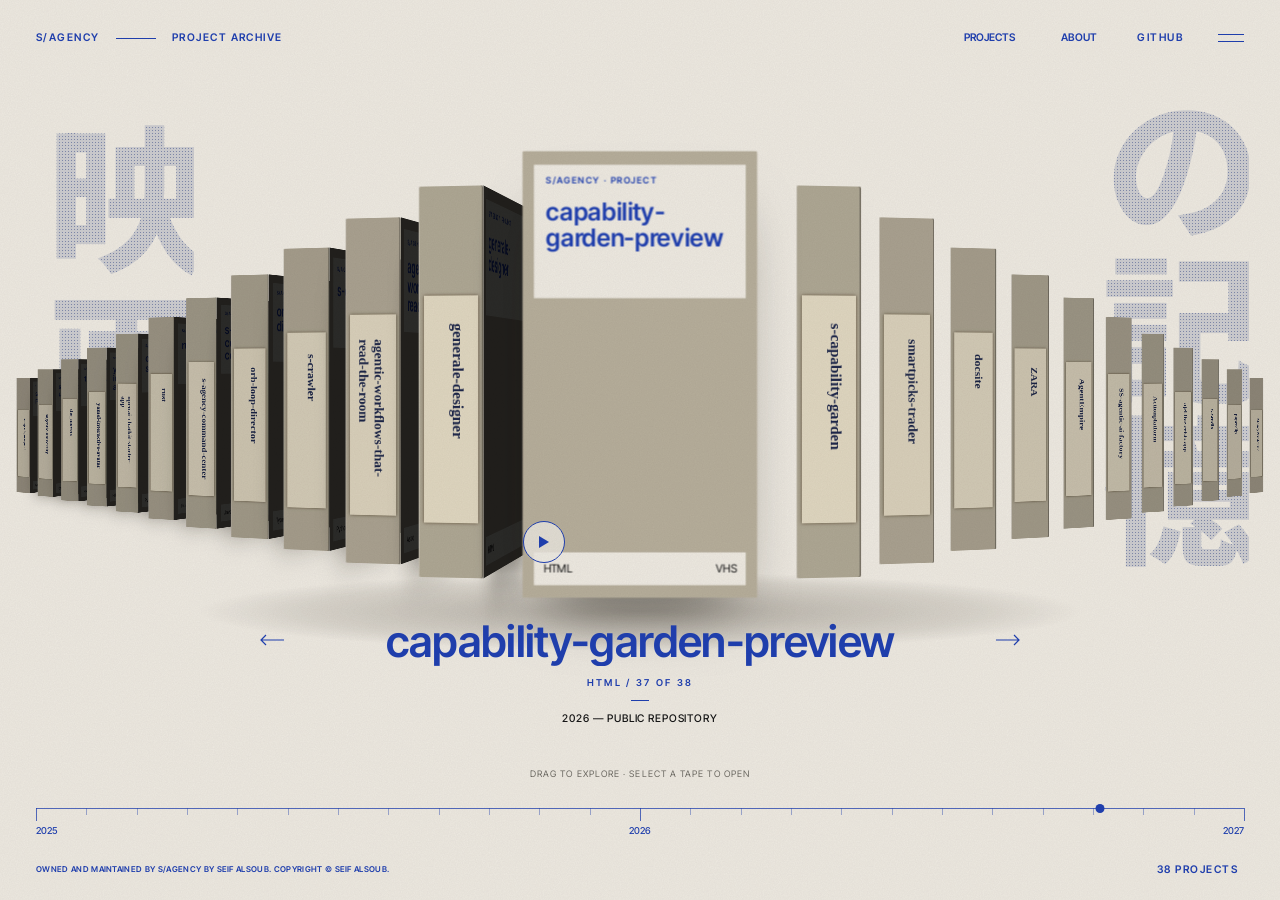
<file: showcase/index.html>
<!doctype html>
<html lang="en"><head><meta charset="UTF-8"><meta name="viewport" content="width=device-width,initial-scale=1"><meta name="color-scheme" content="light"><meta name="referrer" content="no-referrer"><title>S/ Repository Archive</title>
<style>
@font-face {
  font-family: 'Inter Tight';
  font-style: normal;
  font-weight: 100 900;
  font-display: block;
  src: url([data-uri]) format('woff2');
  unicode-range: U+20-7e, U+a9, U+b7, U+2013-2014, U+2190, U+2192;
}

@font-face {
  font-family: 'Newsreader';
  font-style: italic;
  font-weight: 200 800;
  font-display: block;
  src: url([data-uri]) format('woff2');
  unicode-range: U+20-7e, U+a9, U+b7, U+2013-2014, U+2190, U+2192;
}
@font-face {
  font-family: 'Newsreader';
  font-style: normal;
  font-weight: 200 800;
  font-display: block;
  src: url([data-uri]) format('woff2');
  unicode-range: U+20-7e, U+a9, U+b7, U+2013-2014, U+2190, U+2192;
}

@font-face {
  font-family: 'Noto Sans JP';
  font-style: normal;
  font-weight: 500;
  font-display: block;
  src: url([data-uri]) format('woff2');
  unicode-range: U+304f-3050, U+3057-3058, U+306e, U+308b, U+3099, U+4f5c, U+54c1, U+61b6, U+6620, U+753b, U+8a18, U+9589, U+958b;
}
@font-face {
  font-family: 'Noto Sans JP';
  font-style: normal;
  font-weight: 800;
  font-display: block;
  src: url([data-uri]) format('woff2');
  unicode-range: U+304f-3050, U+3057-3058, U+306e, U+308b, U+3099, U+4f5c, U+54c1, U+61b6, U+6620, U+753b, U+8a18, U+9589, U+958b;
}

@font-face {
  font-family: 'Noto Serif SC';
  font-style: normal;
  font-weight: 700;
  font-display: block;
  src: url([data-uri]) format('woff2');
  unicode-range: U+304f-3050, U+3057-3058, U+306e, U+308b, U+3099, U+4f5c, U+54c1, U+61b6, U+6620, U+753b, U+8a18, U+9589, U+958b;
}

@font-face {
  font-family: 'Noto Sans JP Big';
  font-style: normal;
  font-weight: 500;
  font-display: block;
  src: url([data-uri]) format('woff2');
  unicode-range: U+304f-3050, U+3057-3058, U+306e, U+308b, U+3099, U+4f5c, U+54c1, U+61b6, U+6620, U+753b, U+8a18, U+9589, U+958b;
}
@font-face {
  font-family: 'Noto Sans JP Big';
  font-style: normal;
  font-weight: 800;
  font-display: block;
  src: url([data-uri]) format('woff2');
  unicode-range: U+304f-3050, U+3057-3058, U+306e, U+308b, U+3099, U+4f5c, U+54c1, U+61b6, U+6620, U+753b, U+8a18, U+9589, U+958b;
}

:root{--paper:#ECE8E0;--sheet:#F3F0EA;--ink:#141414;--muted:#6D6A63;--cobalt:#1F3FB0;--rule:rgba(20,20,20,.9);--ease:cubic-bezier(.2,.8,.2,1);--H:min(47vh,33vw);--cy:41%}
*{box-sizing:border-box}body{margin:0;background:var(--paper);color:var(--ink);font-family:"Inter Tight","Noto Sans JP",system-ui,sans-serif;overflow:hidden;user-select:none;-webkit-font-smoothing:antialiased}button,input,a{-webkit-tap-highlight-color:transparent}button,a{color:inherit}button{font:inherit;cursor:pointer}button{background:none;border:0}a{text-decoration:none}button:focus-visible,a:focus-visible,input:focus-visible{outline:2px solid var(--cobalt);outline-offset:5px}.lbl{font-weight:600;font-size:10.5px;line-height:1;letter-spacing:.14em;text-transform:uppercase}.box{display:inline-flex;align-items:center;justify-content:center;height:21px;padding:0 8px;border:1px solid var(--rule)}header{position:fixed;inset:0 0 auto;height:76px;padding:0 36px;display:flex;align-items:center;justify-content:space-between;color:var(--cobalt);z-index:25}.brand{display:flex;align-items:center;gap:16px}.brand i{width:40px;height:1px;background:currentColor}nav{display:flex;align-items:center;gap:34px}.burger{width:26px;height:26px;padding:6px 0;display:flex;flex-direction:column;justify-content:space-around}.burger i{height:1.5px;width:26px;background:currentColor}.kanji{position:fixed;z-index:1;writing-mode:vertical-rl;font-family:"Noto Sans JP Big","Noto Sans JP",sans-serif;font-weight:800;font-size:min(19vh,12.5vw);line-height:1.02;letter-spacing:.02em;color:transparent;background:radial-gradient(circle at 50% 50%,rgba(64,82,138,.55) 0 36%,transparent 40%) 0 0/3px 3px,linear-gradient(rgba(110,122,160,.26),rgba(110,122,160,.26));background-clip:text;-webkit-background-clip:text;pointer-events:none}.kanji.left{left:2.4vw;top:13vh}.kanji.right{right:2.4vw;top:9vh}.floor{position:fixed;left:50%;top:calc(var(--cy) + var(--H)*.47);width:min(96vw,var(--H)*3.6);height:calc(var(--H)*.26);transform:translateX(-50%);background:radial-gradient(50% 50% at 50% 40%,rgba(40,32,20,.30),rgba(40,32,20,.10) 55%,transparent 72%);pointer-events:none}.shelf{position:fixed;top:calc(var(--cy) - var(--H)/2 - 50px);height:calc(var(--H) + 100px);width:100%;perspective:1400px;perspective-origin:50% 50%;z-index:10;touch-action:pan-y}.stage{position:absolute;left:50%;top:50%;width:0;height:0;transform-style:preserve-3d}.tape{position:absolute;width:0;height:0;transform-style:preserve-3d;will-change:transform}.face{position:absolute;height:var(--H);top:calc(var(--H)/-2);backface-visibility:hidden;border-radius:2px;isolation:isolate;background-color:#b5ad9a;background-repeat:no-repeat}.face:after{content:"";position:absolute;inset:0;background:#000;opacity:var(--shade);pointer-events:none;z-index:3}.sp{width:var(--ws);left:calc(var(--ws)/-2);transform:translateZ(calc(var(--d)/2));box-shadow:inset 1px 0 rgba(255,255,255,.3),inset -2px 0 rgba(0,0,0,.3)}.cv{width:var(--d);left:calc(var(--d)/-2);transform:rotateY(90deg) translateZ(calc(var(--ws)/2));box-shadow:0 34px 60px -30px rgba(20,16,10,.6)}.tape-name{position:absolute;top:28%;left:8%;right:8%;height:58%;padding:7% 3%;background:#e8dfc8;color:#1c264b;writing-mode:vertical-rl;font-family:Georgia,serif;font-weight:bold;font-size:calc(var(--H)*.039);overflow:hidden;text-overflow:ellipsis;z-index:2;box-shadow:0 0 4px #65563f}.cover-name{position:absolute;inset:3% 5% auto;background:var(--paper);padding:5%;height:30%;font-size:calc(var(--H)*.055);font-weight:600;line-height:1;overflow-wrap:anywhere;z-index:2;color:var(--cobalt)}.cover-name small{display:block;font-size:calc(var(--H)*.02);letter-spacing:.13em;margin-bottom:8%}.cover-foot{position:absolute;bottom:3%;left:5%;right:5%;background:var(--paper);padding:4%;font-size:calc(var(--H)*.025);z-index:2;display:flex;justify-content:space-between}.play{position:fixed;width:42px;height:42px;border:1px solid var(--cobalt);border-radius:50%;background:rgba(236,232,224,.8);z-index:20;color:var(--cobalt);display:grid;place-items:center}.play svg{width:12px;height:14px}.caption{position:fixed;top:calc(var(--cy) + var(--H)/2 + 4.2vh);left:50%;transform:translateX(-50%);display:grid;justify-items:center;gap:10px;color:var(--cobalt);z-index:15;text-align:center}.mask{position:relative;overflow:hidden}.caption .mask{width:min(80vw,640px)}.mask span{display:block}.mask span+span{position:absolute;inset:0}.title{font-size:clamp(28px,3.4vw,46px);font-weight:600;letter-spacing:-.015em;line-height:1.1;white-space:nowrap}.subtitle{font-size:9.5px;letter-spacing:.24em;line-height:1.5}.caption hr{margin:0;width:18px;border:0;height:1px;background:var(--cobalt)}.meta{font-size:10.5px;letter-spacing:.08em;font-weight:500;line-height:1.5;color:var(--ink)}.arrow{position:fixed;top:calc(var(--cy) + var(--H)/2 + 4.2vh);width:44px;height:44px;color:var(--cobalt);z-index:20}.arrow.prev{right:calc(50% + min(27vw,350px))}.arrow.next{left:calc(50% + min(27vw,350px))}.arrow svg{width:24px;height:12px}.timeline{position:fixed;left:36px;right:36px;bottom:64px;height:40px;color:var(--cobalt);z-index:20;touch-action:none}.timeline:before{content:"";position:absolute;left:0;right:0;top:12px;height:1px;background:currentColor;opacity:.75}.tick{position:absolute;top:12px;width:1px;height:7px;background:currentColor;opacity:.4}.tick.major{height:13px;opacity:.75}.tick-label{position:absolute;top:29px;font-size:9.5px;font-weight:500;transform:translateX(-50%);white-space:nowrap}.dot{position:absolute;top:8px;width:9px;height:9px;background:var(--cobalt);border-radius:50%;transform:translateX(-50%);pointer-events:none}.timeline-hit{position:absolute;inset:0;width:100%;height:100%}footer{position:fixed;left:36px;right:36px;bottom:24px;display:flex;justify-content:space-between;color:var(--cobalt);z-index:20}footer .ownership{font-size:8px;letter-spacing:.04em;max-width:70%;line-height:1.4}.grain{position:fixed;inset:0;z-index:40;pointer-events:none;mix-blend-mode:multiply;opacity:.6;background-image:url("data:image/svg+xml,%3Csvg xmlns='http://www.w3.org/2000/svg' width='220' height='220'%3E%3Cfilter id='n'%3E%3CfeTurbulence type='fractalNoise' baseFrequency='.85' numOctaves='3' stitchTiles='stitch'/%3E%3CfeColorMatrix values='0 0 0 0 .45 0 0 0 0 .42 0 0 0 0 .38 0 0 0 .22 0'/%3E%3C/filter%3E%3Cpath fill='%23000' filter='url(%23n)' d='M0 0h220v220H0z'/%3E%3C/svg%3E")}.cursor{position:fixed;left:0;top:0;width:58px;height:58px;z-index:100;pointer-events:none;display:none;align-items:center;justify-content:center}.cursor-ring{position:absolute;inset:0;border:1.5px solid var(--ink);border-radius:50%;transition:transform .5s var(--ease),background .4s,border-color .4s}.cursor-dot{width:6px;height:6px;border-radius:50%;background:var(--ink);transition:transform .4s}.cursor-label{position:absolute;text-align:center;color:#fff;font-size:10px;font-weight:600;line-height:1.5;transform:scale(0);transition:transform .45s var(--ease)}.cursor.open .cursor-ring{transform:scale(1.75);background:var(--cobalt);border-color:var(--cobalt)}.cursor.open .cursor-label{transform:scale(1)}.cursor.open .cursor-dot,.cursor.btn .cursor-dot{transform:scale(0)}.cursor.spine .cursor-ring{transform:scale(.72)}.cursor.btn .cursor-ring{transform:scale(.55)}.probe{position:absolute;height:var(--H);pointer-events:none}.detail{position:fixed;inset:0;background:var(--sheet);z-index:60;overflow:auto;clip-path:inset(0);color:var(--ink)}[hidden]{display:none!important}.detail-close{position:fixed;top:28px;left:36px;height:30px;z-index:3;color:var(--cobalt)}.detail-brand{position:absolute;top:36px;right:36px;color:var(--cobalt)}.detail-grid{min-height:100svh;display:grid;grid-template-columns:1fr 1fr;gap:4vw;padding:110px 6vw 56px 7vw}.detail-copy{align-self:center;max-width:520px;display:grid;gap:18px}.detail-copy .title{font-size:clamp(44px,5.2vw,80px);letter-spacing:-.03em;line-height:1.02;white-space:normal;overflow-wrap:anywhere;color:var(--cobalt)}.detail-copy .subtitle{color:var(--cobalt)}.detail-copy .meta{color:var(--muted)}.synopsis{font-family:Newsreader,Georgia,serif;font-size:17px;line-height:1.5;max-width:42ch;user-select:text}.credit{font-family:Newsreader,Georgia,serif;font-style:italic;color:var(--muted);font-size:15px}.action{height:44px;border:1px solid var(--cobalt);color:var(--cobalt);display:inline-flex;align-items:center;padding:0 18px;justify-content:center;width:fit-content}.detail-actions{display:flex;flex-wrap:wrap;gap:12px}.poster{position:relative;align-self:center;justify-self:center;height:min(78vh,900px);aspect-ratio:474/900;max-width:100%}.poster svg{width:100%;height:100%}.poster .cover-name{font-size:clamp(20px,2.6vw,40px)}.poster .cover-name small{font-size:10px}.poster .cover-foot{font-size:12px}.catalog{position:fixed;inset:76px 36px 110px;z-index:35;background:var(--sheet);padding:28px;overflow:auto;border:1px solid var(--cobalt);clip-path:inset(0)}.catalog-head{display:flex;align-items:center;justify-content:space-between;gap:20px;margin-bottom:24px}.catalog input{font:inherit;background:none;border:0;border-bottom:1px solid var(--cobalt);padding:12px 0;color:var(--cobalt);width:min(60%,440px)}.catalog-list{display:grid;grid-template-columns:repeat(auto-fill,minmax(220px,1fr));gap:0 28px}.catalog-item{text-align:left;padding:18px 0;border-bottom:1px solid #b4b0a8;display:grid;gap:8px;overflow-wrap:anywhere;color:var(--cobalt)}.catalog-item small{font-size:11px;color:var(--muted)}.empty{color:var(--muted);font-family:Newsreader,serif}.hint{position:fixed;left:50%;bottom:121px;transform:translateX(-50%);color:var(--muted);font-size:9px;letter-spacing:.12em;z-index:15;white-space:nowrap}.sr-only{position:absolute;width:1px;height:1px;overflow:hidden;clip-path:inset(50%)}
@media(pointer:fine){body,button,a{cursor:none}.cursor.visible{display:flex}}@media(max-width:767px){:root{--H:min(68vw,40svh);--cy:43%}header{height:60px;padding:0 16px}.brand{gap:10px}.brand i{width:22px}nav{gap:0}nav>.nav-text{display:none}.kanji{font-size:22vw;opacity:.8}.caption .title{font-size:27px}.caption{top:calc(var(--cy) + var(--H)/2 + 3vh)}.caption .mask{width:86vw}.caption .subtitle{font-size:8px;letter-spacing:.12em}.arrow{top:auto;bottom:118px}.arrow.prev{left:16px;right:auto}.arrow.next{right:16px;left:auto}.timeline{left:16px;right:16px;bottom:54px}.tick-label.alt{visibility:hidden}footer{left:16px;right:16px;bottom:16px}footer .ownership{font-size:7px;max-width:80%}.detail-grid{grid-template-columns:1fr;padding:90px 24px 48px;gap:32px}.poster{grid-row:1;height:46svh}.detail-copy .title{font-size:42px}.detail-close{left:16px;top:20px}.detail-brand{right:16px;top:29px;font-size:8px}.detail-brand i{display:none}.detail-brand .brand-section{display:none}.cursor{display:none!important}.catalog{inset:65px 16px 105px;padding:18px}.hint{bottom:123px;font-size:8px}.poster .cover-name{font-size:23px}}
@media(prefers-reduced-motion:reduce){*,*:before,*:after{transition-duration:1ms!important}}
</style></head><body>
<header><a href="#" class="brand lbl" id="brand"><span>S/AGENCY</span><i></i><span>PROJECT ARCHIVE</span></a><nav class="lbl"><button class="nav-text" id="projects">PROJECTS</button><button class="nav-text" id="about">ABOUT</button><a class="nav-text" href="https://github.com/s-os-agency" target="_blank" rel="noopener noreferrer">GITHUB</a><button class="burger" id="menu" aria-label="Browse all projects" aria-expanded="false"><i></i><i></i></button></nav></header>
<div class="kanji left" aria-hidden="true">映画</div><div class="kanji right" aria-hidden="true">の記憶</div><div class="floor"></div><div class="probe" id="probe"></div>
<main><section class="shelf" id="shelf" aria-label="Curved project archive. Drag to browse, use arrow keys to select, or Enter to open."><div class="stage" id="stage"></div></section><button class="play" id="play" aria-label="Open project details"><svg viewBox="0 0 12 14"><path fill="currentColor" d="M1 1l10 6L1 13z"/></svg></button>
<div class="caption" aria-live="polite" aria-atomic="true"><div class="mask title" id="captionTitle"></div><div class="mask lbl subtitle" id="captionSub"></div><hr><div class="mask meta" id="captionMeta"></div></div>
<button class="arrow prev" id="prev" aria-label="Previous project"><svg viewBox="0 0 24 12" fill="none" stroke="currentColor" stroke-width="1.2"><path d="M6 1L1 6l5 5M1 6h23"/></svg></button><button class="arrow next" id="next" aria-label="Next project"><svg viewBox="0 0 24 12" fill="none" stroke="currentColor" stroke-width="1.2"><path d="M18 1l5 5-5 5M23 6H0"/></svg></button>
<div class="hint">DRAG TO EXPLORE · SELECT A TAPE TO OPEN</div><div class="timeline" id="timeline"><div class="dot" id="dot"></div><button class="timeline-hit" id="timelineHit" aria-label="Choose a project by creation date"></button></div></main>
<footer><span class="lbl ownership">Owned and maintained by S/Agency by Seif Alsoub. Copyright © Seif Alsoub.</span><button class="lbl" id="count"></button></footer>
<section class="catalog" id="catalog" hidden aria-label="All projects"><div class="catalog-head"><input id="search" type="search" placeholder="Find a project…" aria-label="Find a project"><button class="box lbl" id="catalogClose">CLOSE</button></div><div class="catalog-list" id="catalogList"></div><p class="empty" id="empty" hidden>No matching projects.</p></section>
<section class="detail" id="detail" role="dialog" aria-modal="true" aria-labelledby="detailTitle" hidden><button class="detail-close box lbl" id="close">CLOSE / 閉じる</button><div class="detail-brand brand lbl"><span>S/AGENCY</span><i></i><span class="brand-section">PROJECT ARCHIVE</span></div><div class="detail-grid"><div class="detail-copy"><div class="mask"><span class="lbl subtitle" id="detailSub"></span></div><div class="mask"><span class="title" id="detailTitle"></span></div><div class="mask"><span class="meta" id="detailMeta"></span></div><div class="mask"><span class="synopsis" id="detailSynopsis"></span></div><div class="mask"><span class="credit" id="detailCredit">From the S/Agency repository collection. Decorative VHS artwork.</span></div><div class="mask"><div class="detail-actions"><a class="action lbl" id="repoLink" target="_blank" rel="noopener noreferrer">VIEW REPOSITORY</a><a class="action lbl" id="siteLink" target="_blank" rel="noopener noreferrer" hidden>PROJECT WEBSITE</a></div></div></div><div class="poster" id="poster"><svg viewBox="0 0 474 900" aria-label="Decorative VHS archive cover" role="img"><defs><filter id="ink" x="-50%" y="-50%" width="200%" height="200%"><feTurbulence type="fractalNoise" baseFrequency=".011" numOctaves="3" seed="7" result="noise"/><feDisplacementMap in="SourceGraphic" in2="noise" scale="120" xChannelSelector="R" yChannelSelector="G"/></filter><mask id="blots" maskUnits="userSpaceOnUse" x="0" y="0" width="474" height="900"><g filter="url(#ink)" fill="white"><circle cx="150" cy="330" r="0"/><circle cx="340" cy="600" r="0"/><circle cx="250" cy="120" r="0"/><circle cx="90" cy="760" r="0"/><circle cx="400" cy="250" r="0"/><circle cx="260" cy="860" r="0"/><circle cx="230" cy="470" r="0"/></g></mask><clipPath id="bounds"><rect width="474" height="900"/></clipPath></defs><g clip-path="url(#bounds)"><g mask="url(#blots)"><image id="posterImage" preserveAspectRatio="none"/></g></g></svg><div class="cover-name" id="posterName"></div><div class="cover-foot"><span>S/ ARCHIVE</span><span>VHS</span></div></div></div></section>
<div class="grain"></div><div class="cursor" id="cursor"><div class="cursor-ring"></div><div class="cursor-dot"></div><div class="cursor-label">OPEN<br>開く</div></div><div class="sr-only" id="status" role="status"></div>
<noscript>This archive needs JavaScript for the curved shelf. <a href="https://github.com/s-os-agency?tab=repositories">Browse the repositories on GitHub.</a></noscript>
<script id="repository-data" type="application/json">{"current": "capability-garden-preview", "repositories": [{"name": "smartpicks-trader", "description": "AI-powered cryptocurrency trading dashboard — Binance market data, strategies, backtesting, risk tools, and an AI trading assistant.", "html_url": "https://github.com/s-os-agency/smartpicks-trader", "homepage": null, "language": "TypeScript", "created_at": "2025-03-08T10:02:41Z", "private": false}, {"name": "docsite", "description": "Genkit's documentation and website, built by Google on Astro", "html_url": "https://github.com/s-os-agency/docsite", "homepage": "https://genkit.dev", "language": "MDX", "created_at": "2026-02-23T08:34:06Z", "private": false}, {"name": "ZARA", "description": "Local-only cockpit for a personal AI lab — agents, prompts, runs, and deploy targets in one file.", "html_url": "https://github.com/s-os-agency/ZARA", "homepage": null, "language": "HTML", "created_at": "2026-03-03T16:57:40Z", "private": false}, {"name": "AgentEmpire", "description": "Personal Empire OS — operator cockpit.", "html_url": "https://github.com/s-os-agency/AgentEmpire", "homepage": "https://agent-empire.vercel.app", "language": "TypeScript", "created_at": "2026-03-05T03:57:55Z", "private": false}, {"name": "SS-agentic-ai-factory", "description": "Execution-first Cursor agent runtime — real execution only, no fake metrics, approval-gated external actions, logs as evidence.", "html_url": "https://github.com/s-os-agency/SS-agentic-ai-factory", "homepage": "https://ss-agentic-ai-factory.vercel.app", "language": "JavaScript", "created_at": "2026-03-05T06:17:13Z", "private": false}, {"name": "Actionplatform", "description": "Full-stack FastAPI + React template — PostgreSQL, JWT authentication, Docker Compose, and Playwright end-to-end tests.", "html_url": "https://github.com/s-os-agency/Actionplatform", "homepage": null, "language": "TypeScript", "created_at": "2026-03-08T13:18:02Z", "private": false}, {"name": "ajel-live-crisis-app", "description": "Production-oriented Next.js dashboard for live Middle East crisis monitoring — multi-source ingestion, watchlists, and AI-generated briefings.", "html_url": "https://github.com/s-os-agency/ajel-live-crisis-app", "homepage": "https://ajel-live-crisis-app.vercel.app", "language": "TypeScript", "created_at": "2026-03-08T16:45:11Z", "private": false}, {"name": "S-Studio", "description": "AI visual content studio — generates infographics, social cards, logos, and posters, then publishes to Telegram and LinkedIn.", "html_url": "https://github.com/s-os-agency/S-Studio", "homepage": null, "language": "HTML", "created_at": "2026-03-14T20:13:10Z", "private": false}, {"name": "paperclip", "description": "Open-source orchestration for zero-human companies", "html_url": "https://github.com/s-os-agency/paperclip", "homepage": "https://paperclip.ing", "language": "TypeScript", "created_at": "2026-03-21T16:14:04Z", "private": false}, {"name": "MoneyPrinterV2", "description": "Automate the process of making money online.", "html_url": "https://github.com/s-os-agency/MoneyPrinterV2", "homepage": "", "language": "Python", "created_at": "2026-03-21T16:19:45Z", "private": false}, {"name": "Promptpusher", "description": "Standalone prompt-driven apps shipped as ready-to-unzip archives — starting with Lyria Alarm Clock, which composes a unique song each morning.", "html_url": "https://github.com/s-os-agency/Promptpusher", "homepage": null, "language": null, "created_at": "2026-04-01T17:36:29Z", "private": false}, {"name": "S-Craw", "description": "Real-time collaborative Markdown editor — Yjs CRDTs over WebSocket, CodeMirror 6, React, Express, and PostgreSQL.", "html_url": "https://github.com/s-os-agency/S-Craw", "homepage": null, "language": "TypeScript", "created_at": "2026-04-03T14:16:24Z", "private": false}, {"name": "sos-deployment", "description": "End-to-end deployment architecture build pack for the S-OS control plane — Azure/AWS/GCP, Kubernetes, Helm, Terraform, and CI/CD.", "html_url": "https://github.com/s-os-agency/sos-deployment", "homepage": null, "language": null, "created_at": "2026-04-08T15:21:38Z", "private": false}, {"name": "S-OS", "description": "Control plane for multi-agent operations — command gateway, agent registry, telemetry & evolution (n8n + Supabase) v0.2.0", "html_url": "https://github.com/s-os-agency/S-OS", "homepage": "https://github.com/saifsoub/n8n", "language": "JavaScript", "created_at": "2026-04-08T22:38:20Z", "private": false}, {"name": "myFedd", "description": null, "html_url": "https://github.com/s-os-agency/myFedd", "homepage": null, "language": null, "created_at": "2026-04-12T22:11:02Z", "private": false}, {"name": "digiocean", "description": "DigitalOcean App Platform sample — deploy a Next.js application.", "html_url": "https://github.com/s-os-agency/digiocean", "homepage": null, "language": "JavaScript", "created_at": "2026-05-17T13:19:03Z", "private": false}, {"name": "n8n", "description": "n8n S/operating stack", "html_url": "https://github.com/s-os-agency/n8n", "homepage": null, "language": "JavaScript", "created_at": "2026-05-17T13:26:03Z", "private": false}, {"name": "clawi-telegram-runtime", "description": "Production Telegram bot — Groq-backed memory, todos, skills, and /handoff to a cloud agent queue.", "html_url": "https://github.com/s-os-agency/clawi-telegram-runtime", "homepage": null, "language": "HTML", "created_at": "2026-05-22T19:30:31Z", "private": false}, {"name": "TheShoppingCenter", "description": "Mock for mobile game.", "html_url": "https://github.com/s-os-agency/TheShoppingCenter", "homepage": null, "language": null, "created_at": "2026-05-23T08:08:14Z", "private": false}, {"name": "thebook", "description": null, "html_url": "https://github.com/s-os-agency/thebook", "homepage": null, "language": null, "created_at": "2026-05-27T00:46:37Z", "private": false}, {"name": "agentflow", "description": "Single-file issue tracker where AI agents take on project work — kanban statuses, priorities, agent assignment, presence, and chat.", "html_url": "https://github.com/s-os-agency/agentflow", "homepage": null, "language": "HTML", "created_at": "2026-06-05T23:19:38Z", "private": false}, {"name": "agents", "description": "A framework for building realtime voice AI agents 🤖🎙️📹 ", "html_url": "https://github.com/s-os-agency/agents", "homepage": "https://docs.livekit.io/agents", "language": "Python", "created_at": "2026-06-13T21:01:01Z", "private": false}, {"name": "appsmith", "description": "Platform to build admin panels, internal tools, and dashboards. Integrates with 25+ databases and any API.", "html_url": "https://github.com/s-os-agency/appsmith", "homepage": "https://www.appsmith.com", "language": "TypeScript", "created_at": "2026-06-17T21:29:10Z", "private": false}, {"name": "gradio", "description": "Build and share delightful machine learning apps, all in Python. 🌟 Star to support our work!", "html_url": "https://github.com/s-os-agency/gradio", "homepage": "http://www.gradio.app", "language": "Python", "created_at": "2026-06-23T12:31:45Z", "private": false}, {"name": "s-agentic-university", "description": "A university for agents — controlled education, evaluation, and certification in a collaborative environment.", "html_url": "https://github.com/s-os-agency/s-agentic-university", "homepage": null, "language": "TypeScript", "created_at": "2026-07-10T22:30:34Z", "private": false}, {"name": "s-agent-passport", "description": "Capability-scoped agent identity with a signing trail, bounded delegation, and an orchestrated validation gate. Includes an interactive in-browser demo.", "html_url": "https://github.com/s-os-agency/s-agent-passport", "homepage": null, "language": "TypeScript", "created_at": "2026-07-15T02:09:28Z", "private": false}, {"name": "sagentic-university", "description": "Agentic University — the Harvard of Agents. Backend repository matching the university website content and documentation.", "html_url": "https://github.com/s-os-agency/sagentic-university", "homepage": null, "language": "TypeScript", "created_at": "2026-07-22T10:46:02Z", "private": false}, {"name": "the_movers", "description": "A specialized workers who moves things as is and setup it in a professional way. There distinguish way that the auto forget task after user's approval and their task won't counted complete unless the same person approves.", "html_url": "https://github.com/s-os-agency/the_movers", "homepage": null, "language": null, "created_at": "2026-08-10T09:53:55Z", "private": false}, {"name": "yamel-interactive-avatar", "description": "Full production interactive Yamel avatar system — Figma components + HyperFrames talking video + self-contained HTML embed. Built with figma-hyperframes-avatar skill.", "html_url": "https://github.com/s-os-agency/yamel-interactive-avatar", "homepage": null, "language": "HTML", "created_at": "2026-08-11T12:52:11Z", "private": false}, {"name": "openai-chatkit-starter-app", "description": "Starter app to build with OpenAI ChatKit + Agent Builder", "html_url": "https://github.com/s-os-agency/openai-chatkit-starter-app", "homepage": "https://platform.openai.com/docs/guides/chatkit", "language": "Python", "created_at": "2026-08-23T15:09:17Z", "private": false}, {"name": "rust", "description": "Empowering everyone to build reliable and efficient software.", "html_url": "https://github.com/s-os-agency/rust", "homepage": "https://www.rust-lang.org", "language": "Rust", "created_at": "2026-08-25T16:05:29Z", "private": false}, {"name": "s-agency-command-center", "description": "Production SaaS dashboard for running multi-agent operations, built around a glass-orb interface.", "html_url": "https://github.com/s-os-agency/s-agency-command-center", "homepage": null, "language": "JavaScript", "created_at": "2026-08-25T16:08:21Z", "private": false}, {"name": "orb-loop-director", "description": "A rotating 3D orb creator with glowing location markers, drag-to-spin, and stress-responsive color mapping. Includes seamless looping animation generation for video/GIF with identity signatures and typing-intensity stress mapping.", "html_url": "https://github.com/s-os-agency/orb-loop-director", "homepage": null, "language": "TypeScript", "created_at": "2026-09-16T05:45:33Z", "private": false}, {"name": "s-crawler", "description": "Crawling as an inspectable evidence workflow — provenance, product state, and action. Original concept developed with DeepSeek; continued engineering with ChatGPT.", "html_url": "https://github.com/s-os-agency/s-crawler", "homepage": null, "language": "Python", "created_at": "2026-09-18T14:55:26Z", "private": false}, {"name": "agentic-workflows-that-read-the-room", "description": "Agentic Workflows That Read the Room", "html_url": "https://github.com/s-os-agency/agentic-workflows-that-read-the-room", "homepage": null, "language": "Astro", "created_at": "2026-09-23T20:17:07Z", "private": false}, {"name": "generale-designer", "description": "Public atelier for the General Designer.", "html_url": "https://github.com/s-os-agency/generale-designer", "homepage": null, "language": "HTML", "created_at": "2026-09-28T21:30:41Z", "private": false}, {"name": "capability-garden-preview", "description": "S/ Capability Garden Level 1 launch redesign — clickable preview for review. Static site.", "html_url": "https://github.com/s-os-agency/capability-garden-preview", "homepage": null, "language": "HTML", "created_at": "2026-10-05T16:36:51Z", "private": false}, {"name": "s-capability-garden", "description": "S/ Capability Garden — living tree of human judgment and AI capability. Version 1 QA, design assets and structured capability data.", "html_url": "https://github.com/s-os-agency/s-capability-garden", "homepage": null, "language": null, "created_at": "2026-11-04T16:00:38Z", "private": false}]}</script>
<script>
'use strict';
const $=id=>document.getElementById(id),mod=(n,m)=>(n%m+m)%m,clamp=(x,a,b)=>Math.min(b,Math.max(a,x)),smooth=x=>x*x*(3-2*x),reduced=matchMedia('(prefers-reduced-motion: reduce)');
const DATA=JSON.parse($('repository-data').textContent),FILMS=DATA.repositories,N=FILMS.length,LOOP=N*3,P=1400;
const SHEET={covers:['https://images.higgs.ai/?default=1&output=webp&url=https%3A%2F%2Fd8j0ntlcm91z4.cloudfront.net%2Fuser_38xzZboKViGWJOttwIXH07lWA1P%2Fhf_20261029_010644_837e04ca-2418-45c1-b8e0-0233265c4cd5.png&w=1744&q=85',1744,2336],spines:['https://images.higgs.ai/?default=1&output=webp&url=https%3A%2F%2Fd8j0ntlcm91z4.cloudfront.net%2Fuser_38xzZboKViGWJOttwIXH07lWA1P%2Fhf_20261029_010738_a3e47ead-18f2-4974-9468-06d16a25edc5.png&w=2688&q=85',2688,1152],fix:['https://images.higgs.ai/?default=1&output=webp&url=https%3A%2F%2Fd8j0ntlcm91z4.cloudfront.net%2Fuser_38xzZboKViGWJOttwIXH07lWA1P%2Fhf_20261029_010831_3ebb874b-93dc-433e-87ed-6299aba720f0.png&w=1520&q=85',1520,2688],fix2:['https://images.higgs.ai/?default=1&output=webp&url=https%3A%2F%2Fd8j0ntlcm91z4.cloudfront.net%2Fuser_38xzZboKViGWJOttwIXH07lWA1P%2Fhf_20261029_092020_f96bc094-db7b-46de-9298-074a24e0a3b8.png&w=1520&q=85',1520,2688]};
const CROP={},ART=['valley','bluehour','river','summer','green','noon','observer','birds','storm','tide','war','door'],SP=[['spines',266,31,189,1089],['spines',492,31,189,1089],['fix',197,54,324,2566],['spines',937,31,188,1089],['spines',1157,31,185,1090],['spines',44,32,184,1088],['fix2',371,15,349,2655],['spines',1573,31,183,1089],['fix2',808,15,347,2656],['spines',2012,31,188,1089],['spines',2236,31,189,1089],['spines',2462,31,188,1089]],CV=[[497,72,344,659],[914,72,342,659],[1332,72,344,659],[74,813,344,676],[497,815,344,674],[74,72,347,659],[915,815,342,675],[1331,815,345,675],[74,1571,345,681],[496,1577,343,678],[913,1579,343,676],[1331,1579,344,677]];
ART.forEach((id,i)=>{CROP['spine-'+id]=SP[i];CROP['cover-'+id]=['covers',...CV[i]]});
const preloads=Object.values(SHEET).map(([url])=>{const img=new Image();img.onerror=()=>{$('status').textContent='Some decorative artwork could not load. All project details remain available.'};img.src=url;return img});
function crop(el,key){const[id,x,y,w,h]=CROP[key],[url,W,H]=SHEET[id];el.style.backgroundImage='url("'+url+'")';el.style.backgroundSize=`${W/w*100}% ${H/h*100}%`;el.style.backgroundPosition=`${x/(W-w)*100}% ${y/(H-h)*100}%`}
function faceLabel(el,film){const small=document.createElement('small');small.textContent='S/AGENCY · PROJECT';el.replaceChildren(small,document.createTextNode(film.name))}
let W=innerWidth,H=0,ws=0,d=0,gap=0,U=0,cy=0,XS=[],s=N+Math.max(0,FILMS.findIndex(f=>f.name===DATA.current)),T=s,active=-1,drag=null,ignoreClick=false,hover=-1,opened=false,closing=false,inkStart=0,detailAnimations=[],sheetAnimation=null,lastFocus=null,mx=W/2,my=innerHeight/2,cx=mx,cyCursor=my,tiltX=0,tiltY=0,pointerSeen=false,dotTime=0,last=performance.now(),wheelTimer;
const tapes=[];for(let copy=0;copy<3;copy++)FILMS.forEach((film,i)=>{const v=copy*N+i,el=document.createElement('div');el.className='tape';el.dataset.v=v;const sp=document.createElement('div'),cv=document.createElement('div');sp.className='face sp';cv.className='face cv';crop(sp,'spine-'+ART[i%12]);crop(cv,'cover-'+ART[i%12]);const name=document.createElement('div');name.className='tape-name';name.textContent=film.name;sp.append(name);const title=document.createElement('div');title.className='cover-name';faceLabel(title,film);cv.append(title);const foot=document.createElement('div');foot.className='cover-foot';const lang=document.createElement('span'),badge=document.createElement('span');lang.textContent=film.language||'PROJECT';badge.textContent='VHS';foot.append(lang,badge);cv.append(foot);el.append(sp,cv);$('stage').append(el);tapes.push({el,sp,cv,v,lift:0})});
function measure(){W=innerWidth;H=$('probe').getBoundingClientRect().height;ws=H*142/840;d=H*474/900;gap=H*.035;U=H*(W<768?1.05:1.3);cy=innerHeight*(W<768?.43:.41);document.documentElement.style.setProperty('--ws',ws+'px');document.documentElement.style.setProperty('--d',d+'px');XS=[0];for(let u=2;u<=3*U+4;u+=2)XS.push(XS.at(-1)+2/(1+(u/U)**1.6));$('play').style.left=W/2-d/2-6+'px';$('play').style.top=cy+.36*H+'px'}
function rel(v){return mod(v-s+LOOP/2,LOOP)-LOOP/2}function F(r){const b=Math.abs(r)<1?(r+Math.sin(Math.PI*r)/Math.PI)/2:Math.sign(r)*.5;return r*(ws+gap)+(d-ws+1.4*gap)*b}function xsc(u){const q=Math.min(Math.abs(u)/2,XS.length-2),i=Math.floor(q);return Math.sign(u)*(XS[i]+(XS[i+1]-XS[i])*(q-i))}
function swap(el,text,dir){const span=document.createElement('span');span.textContent=text;if(reduced.matches){el.replaceChildren(span);return}const old=[...el.children];el.append(span);span.animate([{transform:`translateY(${dir*105}%)`},{transform:'translateY(0)'}],{duration:650,easing:'cubic-bezier(.2,.8,.2,1)',fill:'both'});old.forEach(node=>{const start=getComputedStyle(node).transform;node.getAnimations().forEach(a=>a.cancel());node.animate([{transform:start},{transform:`translateY(${-dir*105}%)`}],{duration:650,easing:'cubic-bezier(.2,.8,.2,1)',fill:'both'}).finished.then(()=>node.remove()).catch(()=>{})})}
const dateValue=f=>Date.parse(f.created_at),minTime=Math.min(...FILMS.map(dateValue)),maxTime=Math.max(...FILMS.map(dateValue)),timeRange=Math.max(86400000,maxTime-minTime);dotTime=dateValue(FILMS[mod(Math.round(s),N)]);
const yearStart=new Date(minTime).getUTCFullYear(),yearEnd=Math.max(yearStart+1,new Date(maxTime).getUTCFullYear()+1);for(let y=yearStart;y<=yearEnd;y++){const x=(y-yearStart)/(yearEnd-yearStart)*100,tick=document.createElement('div');tick.className='tick major';tick.style.left=x+'%';const lab=document.createElement('div');lab.className='tick-label'+((y-yearStart)%2?' alt':'');lab.style.left=x+'%';lab.style.transform=y===yearStart?'none':y===yearEnd?'translateX(-100%)':'translateX(-50%)';lab.textContent=y;$('timeline').append(tick,lab);for(let m=1;m<12&&y<yearEnd;m++){const t=document.createElement('div');t.className='tick';t.style.left=(x+m/12/(yearEnd-yearStart)*100)+'%';$('timeline').append(t)}}
function timelineFraction(time){const a=Date.UTC(yearStart,0,1),b=Date.UTC(yearEnd,0,1);return clamp((time-a)/(b-a),0,1)}
function updateCaption(dir=1){active=mod(Math.round(s),N);const f=FILMS[active];swap($('captionTitle'),f.name,dir);swap($('captionSub'),`${f.language||'PROJECT'} / ${String(active+1).padStart(2,'0')} OF ${N}`,dir);swap($('captionMeta'),`${new Date(f.created_at).getUTCFullYear()} — ${f.private?'PRIVATE':'PUBLIC'} REPOSITORY`,dir);$('count').textContent=N+' PROJECTS';$('play').setAttribute('aria-label','Open '+f.name);document.title=f.name+' — S/ Archive';const longest=Math.max(1,f.name.length);$('captionTitle').style.fontSize=`min(${W<768?'27px':'46px'},${Math.min(W<768?86:65,640/W*100)/longest*1.7}vw)`}
function step(n){if(!opened){T=Math.round(T)+n;hideCatalog()}}function jump(i){const delta=mod(i-mod(Math.round(T),N)+N/2,N)-N/2;T=Math.round(T)+delta;hideCatalog()}
function coverRect(){return tapes.reduce((a,b)=>Math.abs(rel(a.v))<Math.abs(rel(b.v))?a:b).cv.getBoundingClientRect()}
function inset(rect){return `inset(${Math.max(0,rect.top)}px ${Math.max(0,W-rect.right)}px ${Math.max(0,innerHeight-rect.bottom)}px ${Math.max(0,rect.left)}px round 3px)`}
function safeLink(el,url){try{const u=new URL(url);if(!['https:','http:'].includes(u.protocol))throw Error();el.href=u.href;el.hidden=false}catch{el.removeAttribute('href');el.hidden=true}}
function openDetail(){if(opened||closing)return;hideCatalog();T=Math.round(s);const f=FILMS[mod(Math.round(s),N)];lastFocus=document.activeElement;const rect=coverRect();opened=true;$('detailSub').textContent=f.language||'PROJECT';$('detailTitle').textContent=f.name;$('detailMeta').textContent=`${new Date(f.created_at).getUTCFullYear()} / ${f.private?'Private':'Public'} / ${f.language||'Repository'}`;$('detailSynopsis').textContent=f.description||'Explore the source files, documentation and project history in this repository.';$('repoLink').textContent='VIEW REPOSITORY';$('detailCredit').textContent='From the S/Agency repository collection. Decorative VHS artwork.';safeLink($('repoLink'),f.html_url);safeLink($('siteLink'),f.homepage);faceLabel($('posterName'),f);const[sheet,x,y,w,h]=CROP['cover-'+ART[active%12]],[url,sw,sh]=SHEET[sheet],img=$('posterImage');Object.entries({x:-x*474/w,y:-y*900/h,width:sw*474/w,height:sh*900/h,href:url}).forEach(([k,v])=>img.setAttribute(k,v));document.querySelectorAll('#blots circle').forEach(c=>c.setAttribute('r',0));$('detail').hidden=false;$('detail').scrollTop=0;document.querySelector('main').inert=true;document.querySelector('header').inert=true;document.querySelector('footer').inert=true;sheetAnimation=$('detail').animate([{clipPath:inset(rect)},{clipPath:'inset(0 round 0)'}],{duration:reduced.matches?1:1050,easing:'cubic-bezier(.76,0,.18,1)',fill:'both'});detailAnimations=[...document.querySelectorAll('.detail-copy>.mask>*')].map((el,i)=>el.animate([{transform:'translateY(110%)'},{transform:'translateY(0)'}],{duration:reduced.matches?1:900,delay:reduced.matches?0:620+i*75,easing:'cubic-bezier(.2,.8,.2,1)',fill:'both'}));inkStart=performance.now()-(reduced.matches?5000:0);$('close').focus({preventScroll:true})}
function closeDetail(){if(!opened||closing)return;closing=true;const currentClip=getComputedStyle($('detail')).clipPath;sheetAnimation?.cancel();sheetAnimation=$('detail').animate([{clipPath:currentClip},{clipPath:inset(coverRect())}],{duration:reduced.matches?1:850,easing:'cubic-bezier(.76,0,.18,1)',fill:'both'});sheetAnimation.finished.then(()=>{$('detail').hidden=true;opened=false;closing=false;detailAnimations.forEach(a=>a.cancel());sheetAnimation.cancel();document.querySelector('main').inert=false;document.querySelector('header').inert=false;document.querySelector('footer').inert=false;(lastFocus?.isConnected?lastFocus:$('play')).focus({preventScroll:true})}).catch(()=>{})}
const catalogButtons=FILMS.map((f,i)=>{const b=document.createElement('button');b.className='catalog-item';const name=document.createElement('span'),meta=document.createElement('small');name.textContent=f.name;meta.textContent=(f.language||'Project')+' / '+new Date(f.created_at).getUTCFullYear();b.append(name,meta);b.onclick=()=>jump(i);$('catalogList').append(b);return b});
function hideCatalog(){$('catalog').hidden=true;$('menu').setAttribute('aria-expanded','false')}function showCatalog(){if(opened)return;const wasHidden=$('catalog').hidden;$('catalog').hidden=!wasHidden;$('menu').setAttribute('aria-expanded',String(wasHidden));if(wasHidden)$('search').focus()}
$('search').oninput=()=>{let count=0;catalogButtons.forEach((b,i)=>{b.hidden=!((FILMS[i].name+' '+(FILMS[i].description||'')).toLowerCase().includes($('search').value.toLowerCase()));if(!b.hidden)count++});$('empty').hidden=count>0};$('projects').onclick=showCatalog;$('menu').onclick=showCatalog;$('count').onclick=showCatalog;$('catalogClose').onclick=()=>{hideCatalog();$('menu').focus()};$('about').onclick=()=>{if(opened)return;openDetail();$('detailSub').textContent='THE COLLECTION';$('detailTitle').textContent='S/Agency';$('detailMeta').textContent=N+' projects / Repository archive';$('detailSynopsis').textContent='Explore the S/Agency project collection. Each tape opens a repository, its description and its listed website. Browse the shelf, search the collection or move along the creation timeline.';$('detailCredit').textContent='Owned and maintained by S/Agency by Seif Alsoub. Copyright © Seif Alsoub.';$('repoLink').textContent='BROWSE GITHUB';safeLink($('repoLink'),'https://github.com/s-os-agency?tab=repositories');$('siteLink').hidden=true};$('brand').onclick=e=>{e.preventDefault();hideCatalog();jump(Math.max(0,FILMS.findIndex(f=>f.name===DATA.current)))};$('prev').onclick=()=>step(-1);$('next').onclick=()=>step(1);$('play').onclick=openDetail;$('close').onclick=closeDetail;
$('timelineHit').onclick=e=>{const r=$('timeline').getBoundingClientRect(),p=clamp((e.clientX-r.left)/r.width,0,1),time=Date.UTC(yearStart,0,1)+p*(Date.UTC(yearEnd,0,1)-Date.UTC(yearStart,0,1));let nearest=0;FILMS.forEach((f,i)=>{if(Math.abs(dateValue(f)-time)<Math.abs(dateValue(FILMS[nearest])-time))nearest=i});jump(nearest)};
$('shelf').addEventListener('pointerdown',e=>{if(opened||!$('catalog').hidden||e.button!==0)return;drag={x:e.clientX,t:T,id:e.pointerId,moved:false};ignoreClick=false;$('shelf').setPointerCapture(e.pointerId)});
$('shelf').addEventListener('pointermove',e=>{if(drag&&e.pointerId===drag.id){const dx=e.clientX-drag.x;if(Math.abs(dx)>5)drag.moved=true;if(drag.moved){T=drag.t-dx/(ws+gap);ignoreClick=true}}});
function release(e){if(!drag||e.pointerId!==drag.id)return;T=Math.round(T);drag=null} $('shelf').addEventListener('pointerup',release);$('shelf').addEventListener('pointercancel',release);
$('shelf').onclick=e=>{if(ignoreClick){ignoreClick=false;return}const el=e.target.closest('.tape');if(!el)return;const r=rel(Number(el.dataset.v));if(Math.abs(r)<.5&&Math.abs(T-s)<.3)openDetail();else T=Math.round(s+r)};
addEventListener('pointermove',e=>{mx=e.clientX;my=e.clientY;pointerSeen=e.pointerType==='mouse';const el=e.target.closest('.tape');hover=el?Number(el.dataset.v):-1;$('cursor').classList.toggle('visible',pointerSeen);$('cursor').classList.toggle('btn',!!e.target.closest('button,a,input,.timeline'))},{passive:true});document.addEventListener('mouseleave',()=>{pointerSeen=false;$('cursor').classList.remove('visible')});
addEventListener('wheel',e=>{if(opened||!$('catalog').hidden)return;e.preventDefault();T+=clamp(Math.abs(e.deltaX)>Math.abs(e.deltaY)?e.deltaX:e.deltaY,-200,200)/(ws+gap)*.5;clearTimeout(wheelTimer);wheelTimer=setTimeout(()=>T=Math.round(T),160)},{passive:false});
addEventListener('keydown',e=>{if(opened){if(e.key==='Escape'){e.preventDefault();closeDetail()}if(e.key==='Tab'){const nodes=[...$('detail').querySelectorAll('button,a[href]')].filter(n=>!n.hidden);if(e.shiftKey&&document.activeElement===nodes[0]){e.preventDefault();nodes.at(-1).focus()}else if(!e.shiftKey&&document.activeElement===nodes.at(-1)){e.preventDefault();nodes[0].focus()}}return}if(e.key==='Escape'){hideCatalog();$('menu').focus();return}if(e.target.matches('input,textarea')||!$('catalog').hidden)return;if(e.key==='ArrowLeft'){e.preventDefault();step(-1)}if(e.key==='ArrowRight'){e.preventDefault();step(1)}if(e.key==='Enter'&&e.target===document.body)openDetail()});
addEventListener('resize',()=>{measure();updateCaption()});measure();updateCaption();
function frame(now){const dt=Math.min(.05,(now-last)/1000);last=now;const ease=k=>reduced.matches?1:1-Math.exp(-k*dt);s+=(T-s)*ease(drag?18:5.2);if(Math.abs(T-s)<.0001)s=T;if(s>4*LOOP||s<-4*LOOP){const shift=Math.floor(s/LOOP)*LOOP;s-=shift;T-=shift;if(drag)drag.t-=shift}const a=mod(Math.round(s),N);if(a!==active)updateCaption(Math.sign(T-s)||1);const onCover=pointerSeen&&Math.abs(mx-W/2)<.55*d&&Math.abs(my-cy)<.55*H&&Math.abs(T-s)<.3&&!opened&&$('catalog').hidden;tiltY+=((onCover?(mx-W/2)/(.55*d)*8:(mx-W/2)/W*4)-tiltY)*ease(7);tiltX+=((onCover?-(my-cy)/(H/2)*5:0)-tiltX)*ease(7);
for(const tape of tapes){const r=rel(tape.v),u=F(r);if(Math.abs(u)>U*1.95){tape.el.style.display='none';continue}tape.el.style.display='block';const o=smooth(Math.max(0,1-Math.abs(r))),sc=1/(1+(Math.abs(u)/U)**1.6),k=1/sc;tape.lift+=((hover===tape.v&&Math.abs(r)>.5?1:0)-tape.lift)*ease(12);const z=P*(1-k)+o*H*.1,x=xsc(u)*k,y=(H*.5*(1-sc)*.42+o*H*.012-tape.lift*H*.05)*k,ry=Math.sign(u)*Math.min(1,Math.abs(u)/U)*26*(1-o)-90*o+tiltY*o;tape.el.style.transform=`translate3d(${x}px,${y}px,${z}px) rotateX(${tiltX*o}deg) rotateY(${ry}deg)`;tape.el.style.zIndex=Math.round(3000+z);tape.sp.style.setProperty('--shade',Math.min(.6,o*.55+(1-sc)*.32));tape.cv.style.setProperty('--shade',(1-o)*.82)}
const base=Math.floor(s),f=mod(base,N),f2=mod(base+1,N),fraction=s-base,t1=dateValue(FILMS[f]),t2=dateValue(FILMS[f2]),wrap=f2<f,aim=wrap?(fraction<.5?t1:t2):t1+(t2-t1)*fraction;dotTime=Math.abs(aim-dotTime)>timeRange*.25?aim:dotTime+(aim-dotTime)*ease(14);$('dot').style.left=timelineFraction(dotTime)*100+'%';$('play').style.transform=`scale(${opened?0:smooth(Math.max(0,1-Math.abs(T-s)*3))})`;$('play').disabled=opened||Math.abs(T-s)>.3;cx+=(mx-cx)*ease(16);cyCursor+=(my-cyCursor)*ease(16);$('cursor').style.transform=`translate(${cx-29}px,${cyCursor-29}px)`;$('cursor').classList.toggle('open',onCover);$('cursor').classList.toggle('spine',hover>=0&&!onCover&&!opened);
if(opened&&!closing){const delays=[0,120,220,300,360,420,180];document.querySelectorAll('#blots circle').forEach((c,i)=>{const p=clamp((now-inkStart-520-delays[i])/1250,0,1);c.setAttribute('r',720*(1-(1-p)**3))})}requestAnimationFrame(frame)}requestAnimationFrame(frame);
</script></body></html>
</file>
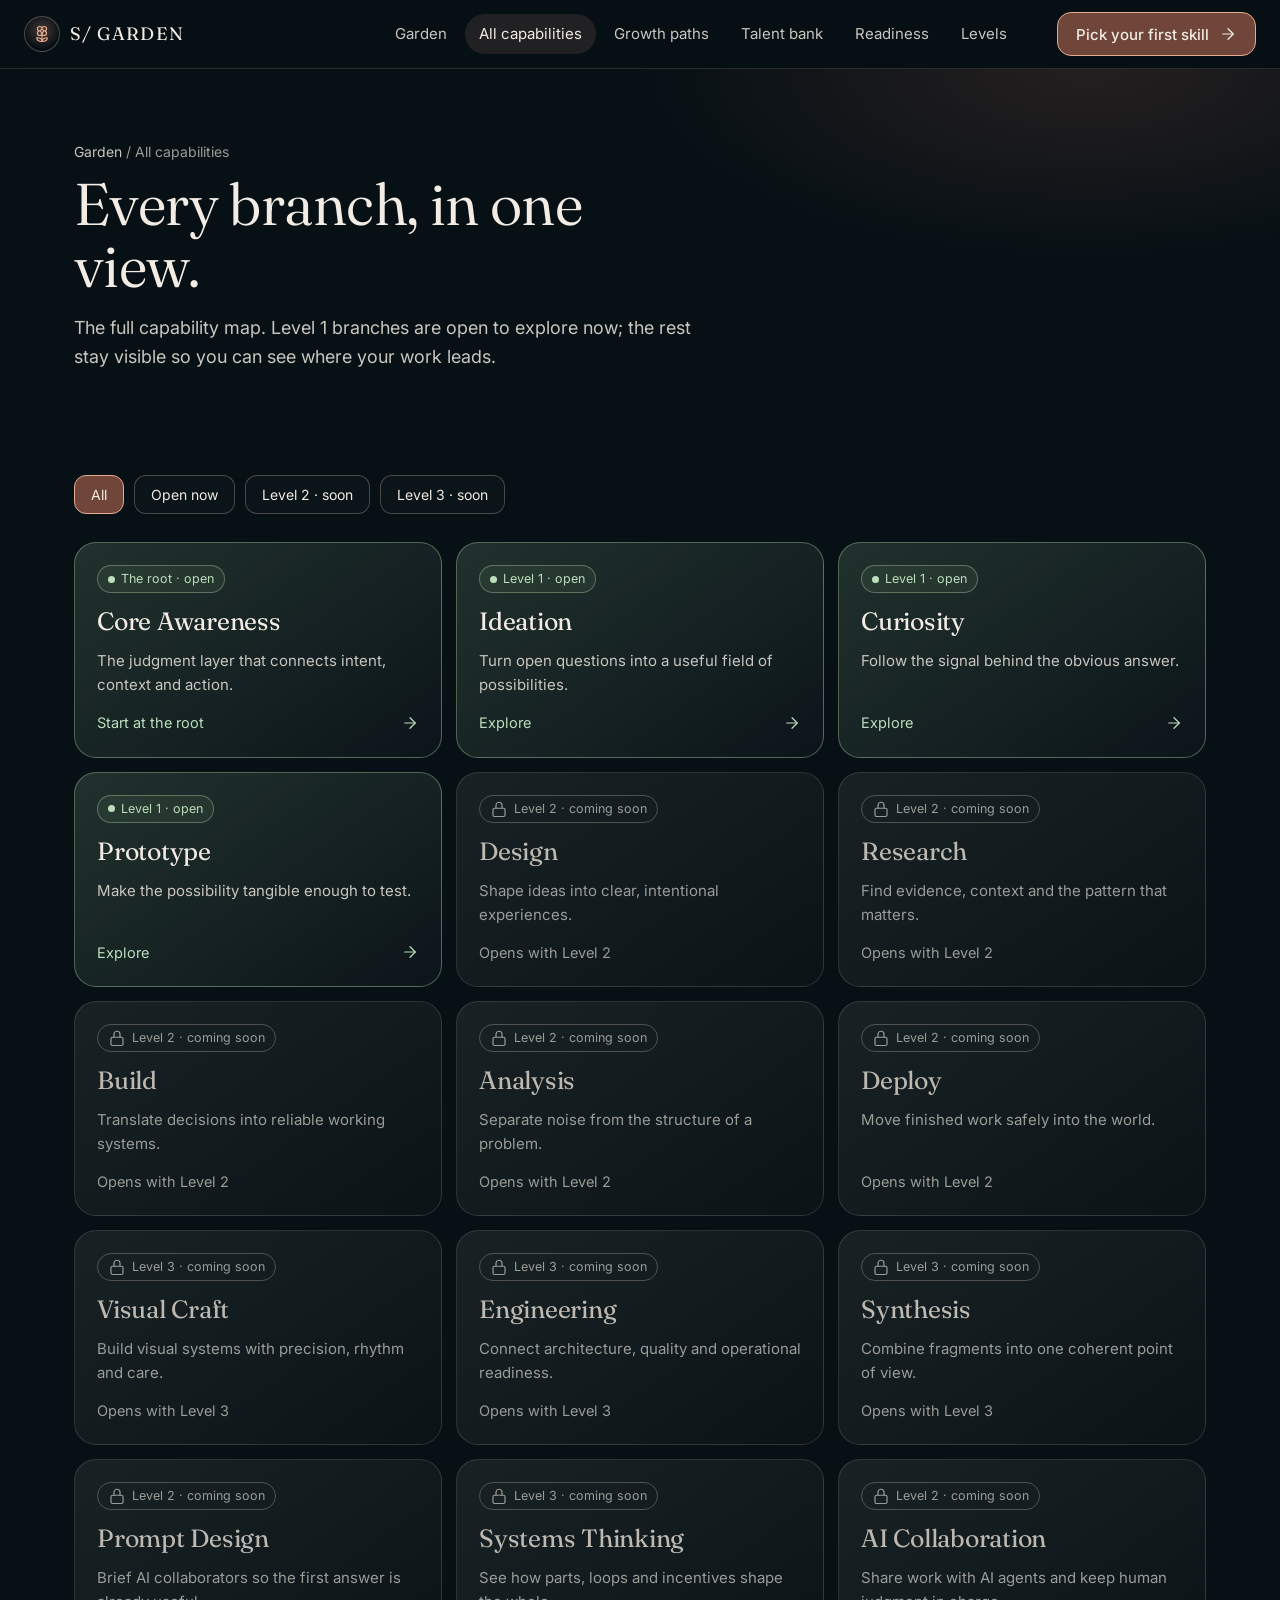
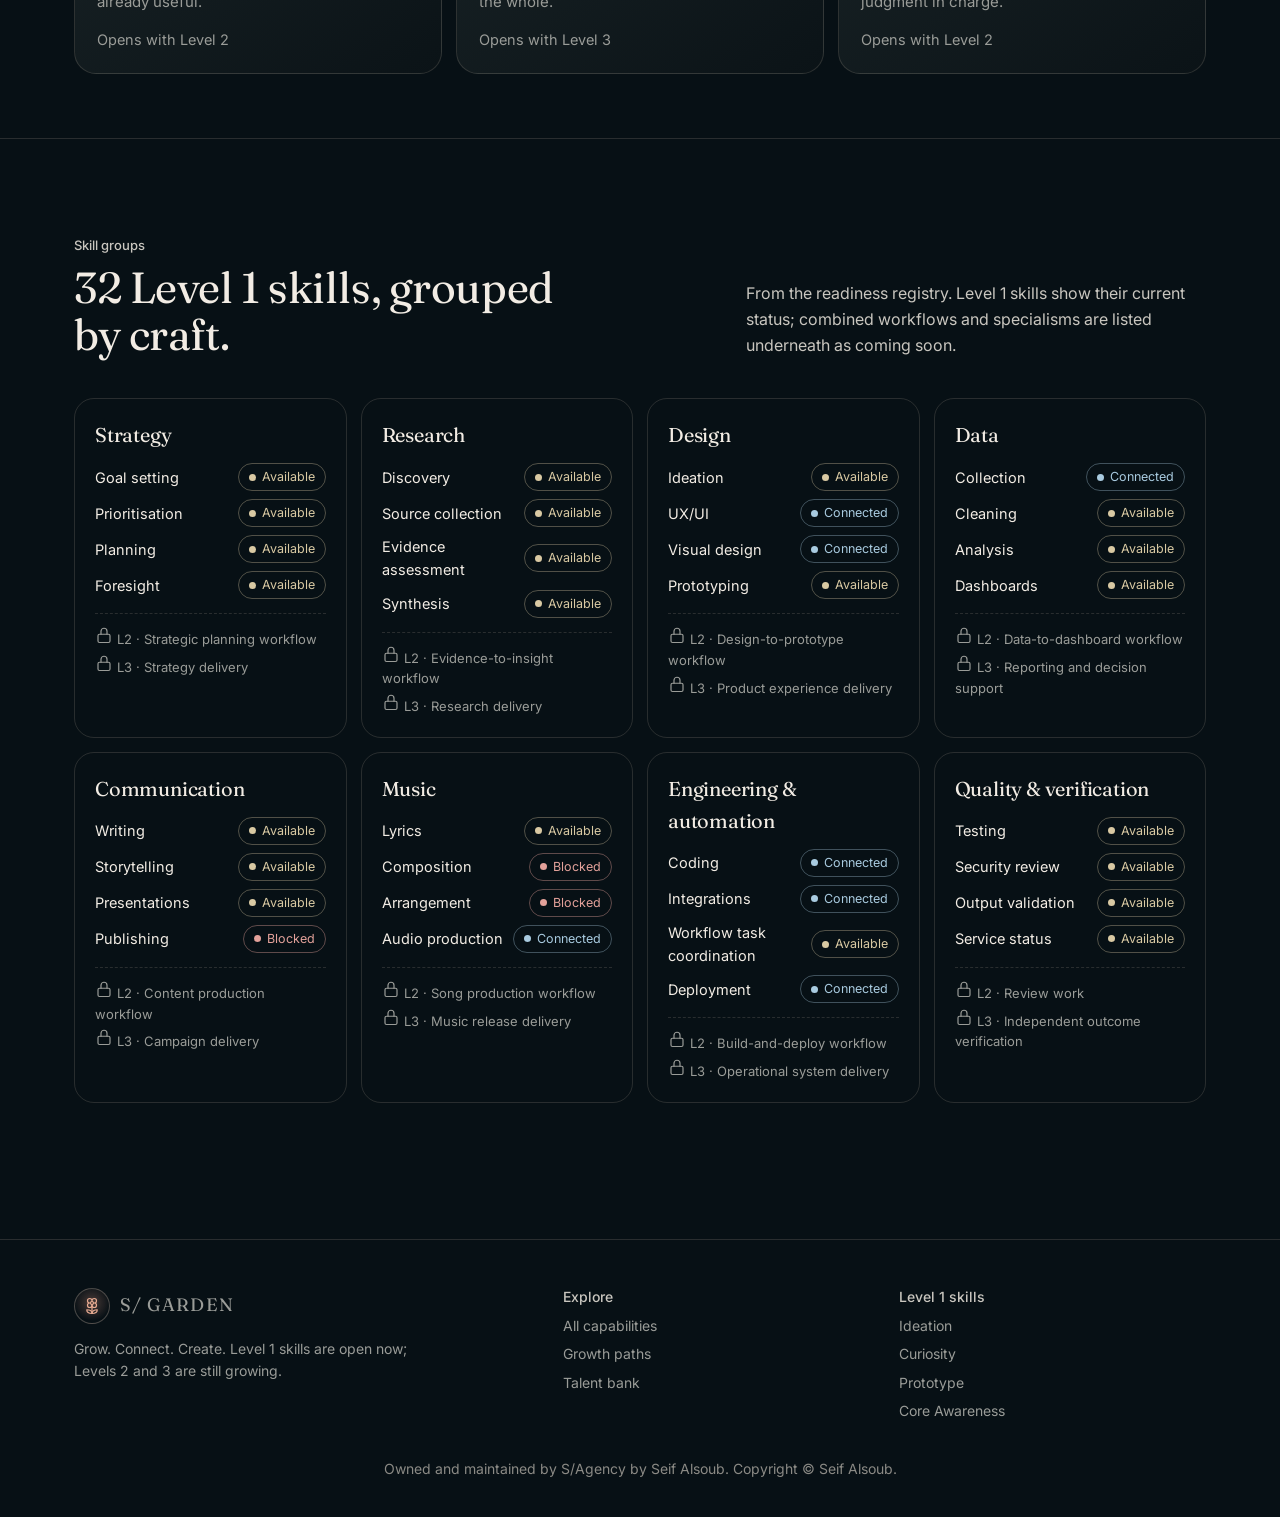
<file: capabilities.html>
<!doctype html><html lang="en"><head><meta charset="utf-8"><link rel="icon" href="assets/img/favicon.svg" type="image/svg+xml">
<meta name="viewport" content="width=device-width,initial-scale=1">
<title>All capabilities · S/ Capability Garden</title><meta name="description" content="A living tree of human judgment and AI capability. Level 1 is open.">
<link rel="preconnect" href="https://fonts.googleapis.com">
<link rel="preconnect" href="https://fonts.gstatic.com" crossorigin>
<link rel="stylesheet" href="https://fonts.googleapis.com/css2?family=Fraunces:opsz,wght@9..144,300..600&family=Inter:wght@400..600&display=swap">
<link rel="stylesheet" href="assets/css/site.css"></head><body>
<a class="skip" href="#main">Skip to content</a>
<header class="site-head"><div class="wrap">
<a class="brand" href="index.html" aria-label="S/ Garden home"><span class="mark"><svg class="icon" viewBox="0 0 24 24" aria-hidden="true"><path d="M12 5a3 3 0 1 1 3 3m-3-3a3 3 0 1 0-3 3m3-3v1M9 8a3 3 0 1 0 3 3M9 8h1m5 0a3 3 0 1 1-3 3m3-3h-1m-2 3v-1"/><circle cx="12" cy="8" r="2"/><path d="M12 10v12"/><path d="M12 22c4.2 0 7-1.667 7-5-4.2 0-7 1.667-7 5Z"/><path d="M12 22c-4.2 0-7-1.667-7-5 4.2 0 7 1.667 7 5Z"/></svg></span>S/ GARDEN</a>
<button class="menu-btn" aria-expanded="false" aria-controls="site-nav" aria-label="Menu"><svg class="icon" viewBox="0 0 24 24" aria-hidden="true"><path d="M4 6h16M4 12h16M4 18h16"/></svg></button>
<nav class="nav" id="site-nav" aria-label="Main"><a href="index.html">Garden</a><a href="capabilities.html" aria-current="page">All capabilities</a><a href="growth-paths.html">Growth paths</a><a href="talent-bank.html">Talent bank</a><a href="readiness.html">Readiness</a><a href="levels.html">Levels</a></nav>
<a class="btn btn-primary head-cta" href="index.html#start">Pick your first skill <svg class="icon" viewBox="0 0 24 24" aria-hidden="true"><path d="M5 12h14"/><path d="m12 5 7 7-7 7"/></svg></a>
</div></header>
<main id="main"><section class="page-hero"><div class="wrap"><p class="crumbs"><a href="index.html">Garden</a> / All capabilities</p><h1>Every branch, in one view.</h1><p class="lede">The full capability map. Level 1 branches are open to explore now; the rest stay visible so you can see where your work leads.</p></div></section>
<section class="section tight"><div class="wrap">
 <div class="chips" data-filter-group="#cap-grid" role="group" aria-label="Filter capabilities"><button class="chip" aria-pressed="true" data-filter="all">All</button><button class="chip" aria-pressed="false" data-filter="open">Open now</button><button class="chip" aria-pressed="false" data-filter="l2">Level 2 · soon</button><button class="chip" aria-pressed="false" data-filter="l3">Level 3 · soon</button></div>
 <div class="grid3" id="cap-grid"><a class="cap live" href="skills/core-awareness.html" data-tags="open root"><span class="pill open" style="align-self:flex-start"><span class="dot"></span>The root · open</span><h3>Core Awareness</h3><p>The judgment layer that connects intent, context and action.</p><span class="act">Start at the root <svg class="icon" viewBox="0 0 24 24" aria-hidden="true"><path d="M5 12h14"/><path d="m12 5 7 7-7 7"/></svg></span></a><a class="cap live" href="skills/ideation.html" data-tags="open l1"><span class="pill open" style="align-self:flex-start"><span class="dot"></span>Level 1 · open</span><h3>Ideation</h3><p>Turn open questions into a useful field of possibilities.</p><span class="act">Explore <svg class="icon" viewBox="0 0 24 24" aria-hidden="true"><path d="M5 12h14"/><path d="m12 5 7 7-7 7"/></svg></span></a><a class="cap live" href="skills/curiosity.html" data-tags="open l1"><span class="pill open" style="align-self:flex-start"><span class="dot"></span>Level 1 · open</span><h3>Curiosity</h3><p>Follow the signal behind the obvious answer.</p><span class="act">Explore <svg class="icon" viewBox="0 0 24 24" aria-hidden="true"><path d="M5 12h14"/><path d="m12 5 7 7-7 7"/></svg></span></a><a class="cap live" href="skills/prototype.html" data-tags="open l1"><span class="pill open" style="align-self:flex-start"><span class="dot"></span>Level 1 · open</span><h3>Prototype</h3><p>Make the possibility tangible enough to test.</p><span class="act">Explore <svg class="icon" viewBox="0 0 24 24" aria-hidden="true"><path d="M5 12h14"/><path d="m12 5 7 7-7 7"/></svg></span></a><div class="cap locked" data-tags="l2"><span class="pill soon" style="align-self:flex-start"><svg class="icon" viewBox="0 0 24 24" aria-hidden="true"><rect width="16" height="11" x="4" y="11" rx="2"/><path d="M8 11V7a4 4 0 0 1 8 0v4"/></svg> Level 2 · coming soon</span><h3>Design</h3><p>Shape ideas into clear, intentional experiences.</p><span class="act">Opens with Level 2</span></div><div class="cap locked" data-tags="l2"><span class="pill soon" style="align-self:flex-start"><svg class="icon" viewBox="0 0 24 24" aria-hidden="true"><rect width="16" height="11" x="4" y="11" rx="2"/><path d="M8 11V7a4 4 0 0 1 8 0v4"/></svg> Level 2 · coming soon</span><h3>Research</h3><p>Find evidence, context and the pattern that matters.</p><span class="act">Opens with Level 2</span></div><div class="cap locked" data-tags="l2"><span class="pill soon" style="align-self:flex-start"><svg class="icon" viewBox="0 0 24 24" aria-hidden="true"><rect width="16" height="11" x="4" y="11" rx="2"/><path d="M8 11V7a4 4 0 0 1 8 0v4"/></svg> Level 2 · coming soon</span><h3>Build</h3><p>Translate decisions into reliable working systems.</p><span class="act">Opens with Level 2</span></div><div class="cap locked" data-tags="l2"><span class="pill soon" style="align-self:flex-start"><svg class="icon" viewBox="0 0 24 24" aria-hidden="true"><rect width="16" height="11" x="4" y="11" rx="2"/><path d="M8 11V7a4 4 0 0 1 8 0v4"/></svg> Level 2 · coming soon</span><h3>Analysis</h3><p>Separate noise from the structure of a problem.</p><span class="act">Opens with Level 2</span></div><div class="cap locked" data-tags="l2"><span class="pill soon" style="align-self:flex-start"><svg class="icon" viewBox="0 0 24 24" aria-hidden="true"><rect width="16" height="11" x="4" y="11" rx="2"/><path d="M8 11V7a4 4 0 0 1 8 0v4"/></svg> Level 2 · coming soon</span><h3>Deploy</h3><p>Move finished work safely into the world.</p><span class="act">Opens with Level 2</span></div><div class="cap locked" data-tags="l3"><span class="pill soon" style="align-self:flex-start"><svg class="icon" viewBox="0 0 24 24" aria-hidden="true"><rect width="16" height="11" x="4" y="11" rx="2"/><path d="M8 11V7a4 4 0 0 1 8 0v4"/></svg> Level 3 · coming soon</span><h3>Visual Craft</h3><p>Build visual systems with precision, rhythm and care.</p><span class="act">Opens with Level 3</span></div><div class="cap locked" data-tags="l3"><span class="pill soon" style="align-self:flex-start"><svg class="icon" viewBox="0 0 24 24" aria-hidden="true"><rect width="16" height="11" x="4" y="11" rx="2"/><path d="M8 11V7a4 4 0 0 1 8 0v4"/></svg> Level 3 · coming soon</span><h3>Engineering</h3><p>Connect architecture, quality and operational readiness.</p><span class="act">Opens with Level 3</span></div><div class="cap locked" data-tags="l3"><span class="pill soon" style="align-self:flex-start"><svg class="icon" viewBox="0 0 24 24" aria-hidden="true"><rect width="16" height="11" x="4" y="11" rx="2"/><path d="M8 11V7a4 4 0 0 1 8 0v4"/></svg> Level 3 · coming soon</span><h3>Synthesis</h3><p>Combine fragments into one coherent point of view.</p><span class="act">Opens with Level 3</span></div><div class="cap locked" data-tags="l2"><span class="pill soon" style="align-self:flex-start"><svg class="icon" viewBox="0 0 24 24" aria-hidden="true"><rect width="16" height="11" x="4" y="11" rx="2"/><path d="M8 11V7a4 4 0 0 1 8 0v4"/></svg> Level 2 · coming soon</span><h3>Prompt Design</h3><p>Brief AI collaborators so the first answer is already useful.</p><span class="act">Opens with Level 2</span></div><div class="cap locked" data-tags="l3"><span class="pill soon" style="align-self:flex-start"><svg class="icon" viewBox="0 0 24 24" aria-hidden="true"><rect width="16" height="11" x="4" y="11" rx="2"/><path d="M8 11V7a4 4 0 0 1 8 0v4"/></svg> Level 3 · coming soon</span><h3>Systems Thinking</h3><p>See how parts, loops and incentives shape the whole.</p><span class="act">Opens with Level 3</span></div><div class="cap locked" data-tags="l2"><span class="pill soon" style="align-self:flex-start"><svg class="icon" viewBox="0 0 24 24" aria-hidden="true"><rect width="16" height="11" x="4" y="11" rx="2"/><path d="M8 11V7a4 4 0 0 1 8 0v4"/></svg> Level 2 · coming soon</span><h3>AI Collaboration</h3><p>Share work with AI agents and keep human judgment in charge.</p><span class="act">Opens with Level 2</span></div></div>
</div></section>
<section class="section band"><div class="wrap"><div class="sec-head"><div><p class="label">Skill groups</p><h2>32 Level 1 skills, grouped by craft.</h2></div><p>From the readiness registry. Level 1 skills show their current status; combined workflows and specialisms are listed underneath as coming soon.</p></div>
<div class="groups"><article class="group"><h3>Strategy</h3><ul><li><span>Goal setting</span><span class="pill Available"><span class="dot"></span>Available</span></li><li><span>Prioritisation</span><span class="pill Available"><span class="dot"></span>Available</span></li><li><span>Planning</span><span class="pill Available"><span class="dot"></span>Available</span></li><li><span>Foresight</span><span class="pill Available"><span class="dot"></span>Available</span></li></ul><div class="later"><span><svg class="icon" viewBox="0 0 24 24" aria-hidden="true"><rect width="16" height="11" x="4" y="11" rx="2"/><path d="M8 11V7a4 4 0 0 1 8 0v4"/></svg> L2 · Strategic planning workflow</span><span><svg class="icon" viewBox="0 0 24 24" aria-hidden="true"><rect width="16" height="11" x="4" y="11" rx="2"/><path d="M8 11V7a4 4 0 0 1 8 0v4"/></svg> L3 · Strategy delivery</span></div></article><article class="group"><h3>Research</h3><ul><li><span>Discovery</span><span class="pill Available"><span class="dot"></span>Available</span></li><li><span>Source collection</span><span class="pill Available"><span class="dot"></span>Available</span></li><li><span>Evidence assessment</span><span class="pill Available"><span class="dot"></span>Available</span></li><li><span>Synthesis</span><span class="pill Available"><span class="dot"></span>Available</span></li></ul><div class="later"><span><svg class="icon" viewBox="0 0 24 24" aria-hidden="true"><rect width="16" height="11" x="4" y="11" rx="2"/><path d="M8 11V7a4 4 0 0 1 8 0v4"/></svg> L2 · Evidence-to-insight workflow</span><span><svg class="icon" viewBox="0 0 24 24" aria-hidden="true"><rect width="16" height="11" x="4" y="11" rx="2"/><path d="M8 11V7a4 4 0 0 1 8 0v4"/></svg> L3 · Research delivery</span></div></article><article class="group"><h3>Design</h3><ul><li><span>Ideation</span><span class="pill Available"><span class="dot"></span>Available</span></li><li><span>UX/UI</span><span class="pill Connected"><span class="dot"></span>Connected</span></li><li><span>Visual design</span><span class="pill Connected"><span class="dot"></span>Connected</span></li><li><span>Prototyping</span><span class="pill Available"><span class="dot"></span>Available</span></li></ul><div class="later"><span><svg class="icon" viewBox="0 0 24 24" aria-hidden="true"><rect width="16" height="11" x="4" y="11" rx="2"/><path d="M8 11V7a4 4 0 0 1 8 0v4"/></svg> L2 · Design-to-prototype workflow</span><span><svg class="icon" viewBox="0 0 24 24" aria-hidden="true"><rect width="16" height="11" x="4" y="11" rx="2"/><path d="M8 11V7a4 4 0 0 1 8 0v4"/></svg> L3 · Product experience delivery</span></div></article><article class="group"><h3>Data</h3><ul><li><span>Collection</span><span class="pill Connected"><span class="dot"></span>Connected</span></li><li><span>Cleaning</span><span class="pill Available"><span class="dot"></span>Available</span></li><li><span>Analysis</span><span class="pill Available"><span class="dot"></span>Available</span></li><li><span>Dashboards</span><span class="pill Available"><span class="dot"></span>Available</span></li></ul><div class="later"><span><svg class="icon" viewBox="0 0 24 24" aria-hidden="true"><rect width="16" height="11" x="4" y="11" rx="2"/><path d="M8 11V7a4 4 0 0 1 8 0v4"/></svg> L2 · Data-to-dashboard workflow</span><span><svg class="icon" viewBox="0 0 24 24" aria-hidden="true"><rect width="16" height="11" x="4" y="11" rx="2"/><path d="M8 11V7a4 4 0 0 1 8 0v4"/></svg> L3 · Reporting and decision support</span></div></article><article class="group"><h3>Communication</h3><ul><li><span>Writing</span><span class="pill Available"><span class="dot"></span>Available</span></li><li><span>Storytelling</span><span class="pill Available"><span class="dot"></span>Available</span></li><li><span>Presentations</span><span class="pill Available"><span class="dot"></span>Available</span></li><li><span>Publishing</span><span class="pill Blocked"><span class="dot"></span>Blocked</span></li></ul><div class="later"><span><svg class="icon" viewBox="0 0 24 24" aria-hidden="true"><rect width="16" height="11" x="4" y="11" rx="2"/><path d="M8 11V7a4 4 0 0 1 8 0v4"/></svg> L2 · Content production workflow</span><span><svg class="icon" viewBox="0 0 24 24" aria-hidden="true"><rect width="16" height="11" x="4" y="11" rx="2"/><path d="M8 11V7a4 4 0 0 1 8 0v4"/></svg> L3 · Campaign delivery</span></div></article><article class="group"><h3>Music</h3><ul><li><span>Lyrics</span><span class="pill Available"><span class="dot"></span>Available</span></li><li><span>Composition</span><span class="pill Blocked"><span class="dot"></span>Blocked</span></li><li><span>Arrangement</span><span class="pill Blocked"><span class="dot"></span>Blocked</span></li><li><span>Audio production</span><span class="pill Connected"><span class="dot"></span>Connected</span></li></ul><div class="later"><span><svg class="icon" viewBox="0 0 24 24" aria-hidden="true"><rect width="16" height="11" x="4" y="11" rx="2"/><path d="M8 11V7a4 4 0 0 1 8 0v4"/></svg> L2 · Song production workflow</span><span><svg class="icon" viewBox="0 0 24 24" aria-hidden="true"><rect width="16" height="11" x="4" y="11" rx="2"/><path d="M8 11V7a4 4 0 0 1 8 0v4"/></svg> L3 · Music release delivery</span></div></article><article class="group"><h3>Engineering &amp; automation</h3><ul><li><span>Coding</span><span class="pill Connected"><span class="dot"></span>Connected</span></li><li><span>Integrations</span><span class="pill Connected"><span class="dot"></span>Connected</span></li><li><span>Workflow task coordination</span><span class="pill Available"><span class="dot"></span>Available</span></li><li><span>Deployment</span><span class="pill Connected"><span class="dot"></span>Connected</span></li></ul><div class="later"><span><svg class="icon" viewBox="0 0 24 24" aria-hidden="true"><rect width="16" height="11" x="4" y="11" rx="2"/><path d="M8 11V7a4 4 0 0 1 8 0v4"/></svg> L2 · Build-and-deploy workflow</span><span><svg class="icon" viewBox="0 0 24 24" aria-hidden="true"><rect width="16" height="11" x="4" y="11" rx="2"/><path d="M8 11V7a4 4 0 0 1 8 0v4"/></svg> L3 · Operational system delivery</span></div></article><article class="group"><h3>Quality &amp; verification</h3><ul><li><span>Testing</span><span class="pill Available"><span class="dot"></span>Available</span></li><li><span>Security review</span><span class="pill Available"><span class="dot"></span>Available</span></li><li><span>Output validation</span><span class="pill Available"><span class="dot"></span>Available</span></li><li><span>Service status</span><span class="pill Available"><span class="dot"></span>Available</span></li></ul><div class="later"><span><svg class="icon" viewBox="0 0 24 24" aria-hidden="true"><rect width="16" height="11" x="4" y="11" rx="2"/><path d="M8 11V7a4 4 0 0 1 8 0v4"/></svg> L2 · Review work</span><span><svg class="icon" viewBox="0 0 24 24" aria-hidden="true"><rect width="16" height="11" x="4" y="11" rx="2"/><path d="M8 11V7a4 4 0 0 1 8 0v4"/></svg> L3 · Independent outcome verification</span></div></article></div></div></section></main>
<footer class="site-foot"><div class="wrap"><div class="foot-grid">
<div><a class="brand" href="index.html"><span class="mark"><svg class="icon" viewBox="0 0 24 24" aria-hidden="true"><path d="M12 5a3 3 0 1 1 3 3m-3-3a3 3 0 1 0-3 3m3-3v1M9 8a3 3 0 1 0 3 3M9 8h1m5 0a3 3 0 1 1-3 3m3-3h-1m-2 3v-1"/><circle cx="12" cy="8" r="2"/><path d="M12 10v12"/><path d="M12 22c4.2 0 7-1.667 7-5-4.2 0-7 1.667-7 5Z"/><path d="M12 22c-4.2 0-7-1.667-7-5 4.2 0 7 1.667 7 5Z"/></svg></span>S/ GARDEN</a><p style="margin-top:14px;max-width:38ch">Grow. Connect. Create. Level 1 skills are open now; Levels 2 and 3 are still growing.</p></div>
<div><h4>Explore</h4><ul><li><a href="capabilities.html">All capabilities</a></li><li><a href="growth-paths.html">Growth paths</a></li><li><a href="talent-bank.html">Talent bank</a></li></ul></div>
<div><h4>Level 1 skills</h4><ul><li><a href="skills/ideation.html">Ideation</a></li><li><a href="skills/curiosity.html">Curiosity</a></li><li><a href="skills/prototype.html">Prototype</a></li><li><a href="skills/core-awareness.html">Core Awareness</a></li></ul></div>
</div><p class="copy">Owned and maintained by S/Agency by Seif Alsoub. Copyright © Seif Alsoub.</p></div></footer>
<script src="assets/js/site.js" defer></script></body></html>
</file>
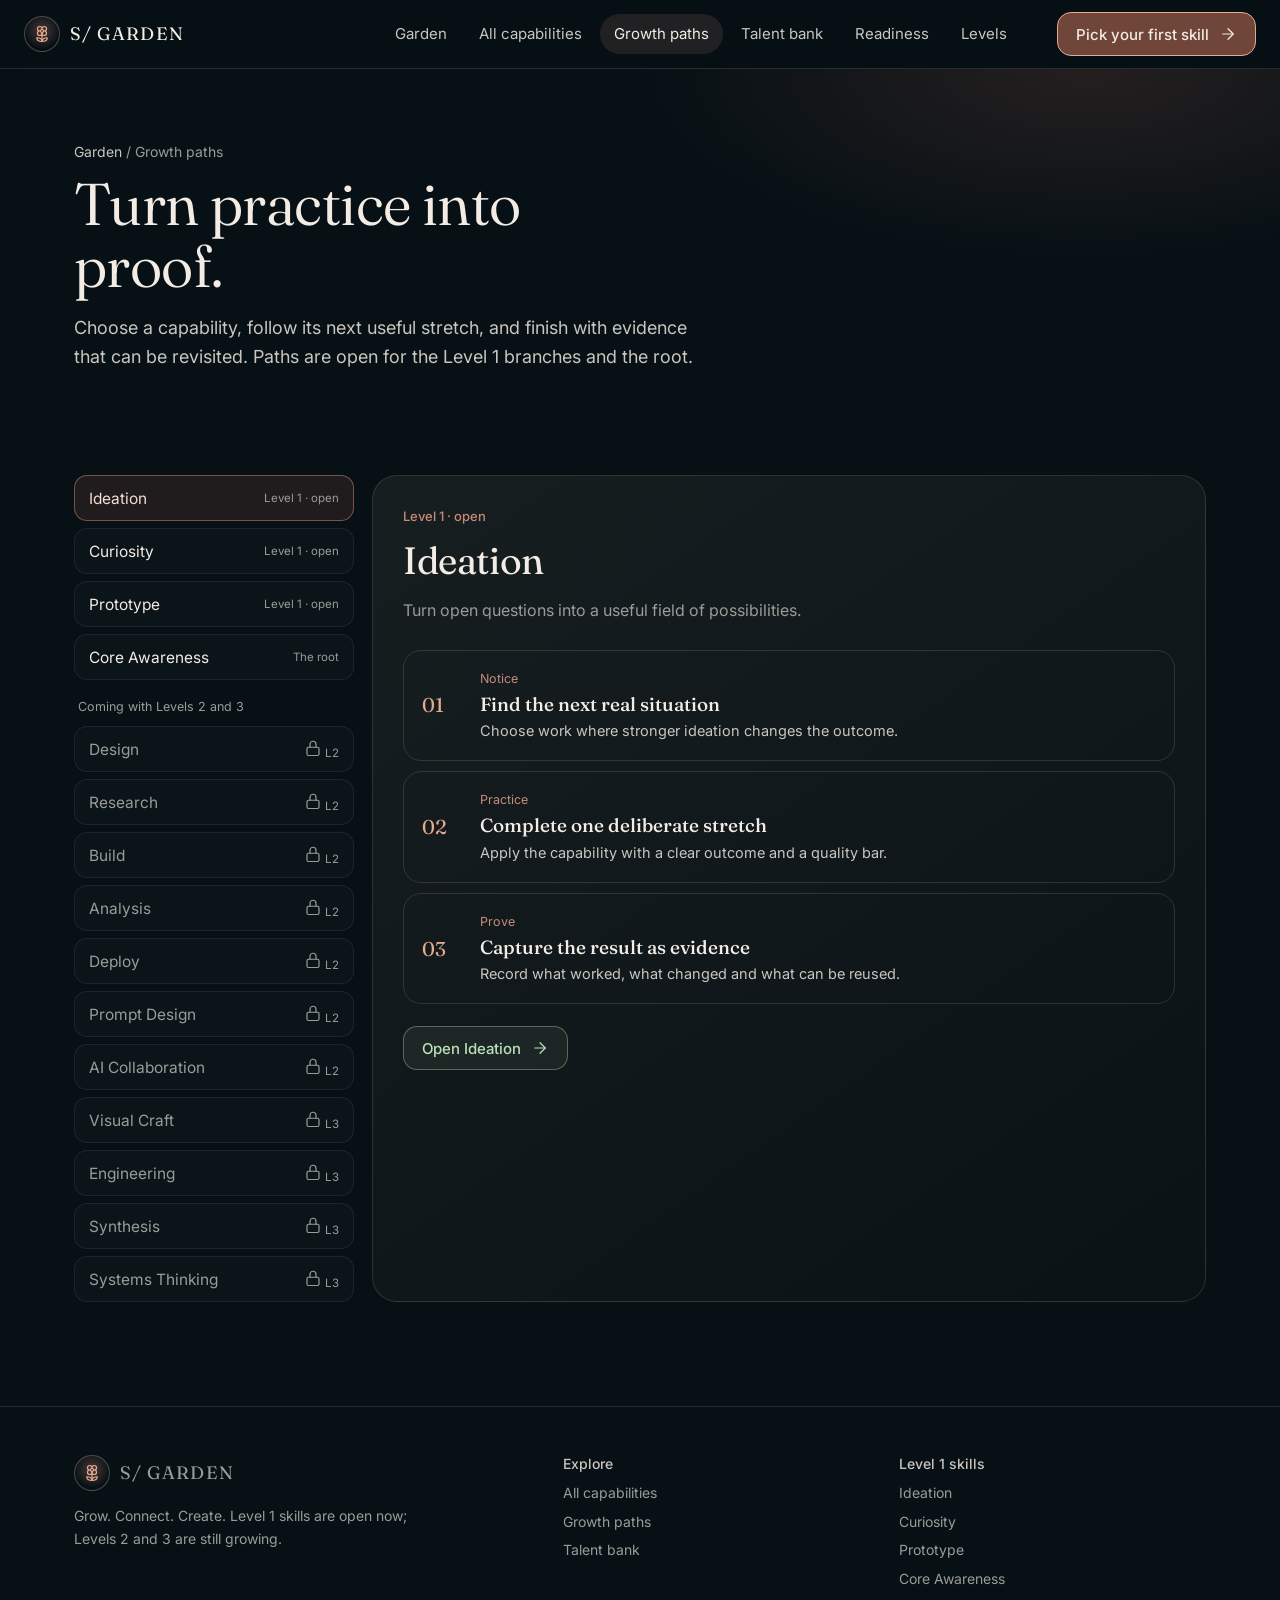
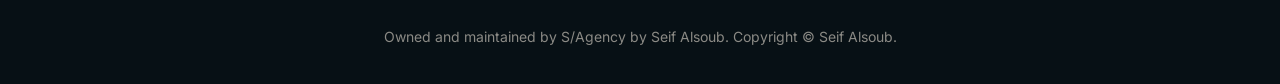
<file: growth-paths.html>
<!doctype html><html lang="en"><head><meta charset="utf-8"><link rel="icon" href="assets/img/favicon.svg" type="image/svg+xml">
<meta name="viewport" content="width=device-width,initial-scale=1">
<title>Growth paths · S/ Capability Garden</title><meta name="description" content="A living tree of human judgment and AI capability. Level 1 is open.">
<link rel="preconnect" href="https://fonts.googleapis.com">
<link rel="preconnect" href="https://fonts.gstatic.com" crossorigin>
<link rel="stylesheet" href="https://fonts.googleapis.com/css2?family=Fraunces:opsz,wght@9..144,300..600&family=Inter:wght@400..600&display=swap">
<link rel="stylesheet" href="assets/css/site.css"></head><body>
<a class="skip" href="#main">Skip to content</a>
<header class="site-head"><div class="wrap">
<a class="brand" href="index.html" aria-label="S/ Garden home"><span class="mark"><svg class="icon" viewBox="0 0 24 24" aria-hidden="true"><path d="M12 5a3 3 0 1 1 3 3m-3-3a3 3 0 1 0-3 3m3-3v1M9 8a3 3 0 1 0 3 3M9 8h1m5 0a3 3 0 1 1-3 3m3-3h-1m-2 3v-1"/><circle cx="12" cy="8" r="2"/><path d="M12 10v12"/><path d="M12 22c4.2 0 7-1.667 7-5-4.2 0-7 1.667-7 5Z"/><path d="M12 22c-4.2 0-7-1.667-7-5 4.2 0 7 1.667 7 5Z"/></svg></span>S/ GARDEN</a>
<button class="menu-btn" aria-expanded="false" aria-controls="site-nav" aria-label="Menu"><svg class="icon" viewBox="0 0 24 24" aria-hidden="true"><path d="M4 6h16M4 12h16M4 18h16"/></svg></button>
<nav class="nav" id="site-nav" aria-label="Main"><a href="index.html">Garden</a><a href="capabilities.html">All capabilities</a><a href="growth-paths.html" aria-current="page">Growth paths</a><a href="talent-bank.html">Talent bank</a><a href="readiness.html">Readiness</a><a href="levels.html">Levels</a></nav>
<a class="btn btn-primary head-cta" href="index.html#start">Pick your first skill <svg class="icon" viewBox="0 0 24 24" aria-hidden="true"><path d="M5 12h14"/><path d="m12 5 7 7-7 7"/></svg></a>
</div></header>
<main id="main"><section class="page-hero"><div class="wrap"><p class="crumbs"><a href="index.html">Garden</a> / Growth paths</p><h1>Turn practice into proof.</h1><p class="lede">Choose a capability, follow its next useful stretch, and finish with evidence that can be revisited. Paths are open for the Level 1 branches and the root.</p></div></section>
<section class="section tight"><div class="wrap"><div class="paths">
 <div class="path-list" role="tablist" aria-label="Choose a growth path"><button type="button" role="tab" data-path="ideation" aria-selected="true">Ideation<small>Level 1 · open</small></button><button type="button" role="tab" data-path="curiosity" aria-selected="false">Curiosity<small>Level 1 · open</small></button><button type="button" role="tab" data-path="prototype" aria-selected="false">Prototype<small>Level 1 · open</small></button><button type="button" role="tab" data-path="core-awareness" aria-selected="false">Core Awareness<small>The root</small></button><p class="sep">Coming with Levels 2 and 3</p><button type="button" class="locked" disabled>Design<small><svg class="icon" viewBox="0 0 24 24" aria-hidden="true"><rect width="16" height="11" x="4" y="11" rx="2"/><path d="M8 11V7a4 4 0 0 1 8 0v4"/></svg> L2</small></button><button type="button" class="locked" disabled>Research<small><svg class="icon" viewBox="0 0 24 24" aria-hidden="true"><rect width="16" height="11" x="4" y="11" rx="2"/><path d="M8 11V7a4 4 0 0 1 8 0v4"/></svg> L2</small></button><button type="button" class="locked" disabled>Build<small><svg class="icon" viewBox="0 0 24 24" aria-hidden="true"><rect width="16" height="11" x="4" y="11" rx="2"/><path d="M8 11V7a4 4 0 0 1 8 0v4"/></svg> L2</small></button><button type="button" class="locked" disabled>Analysis<small><svg class="icon" viewBox="0 0 24 24" aria-hidden="true"><rect width="16" height="11" x="4" y="11" rx="2"/><path d="M8 11V7a4 4 0 0 1 8 0v4"/></svg> L2</small></button><button type="button" class="locked" disabled>Deploy<small><svg class="icon" viewBox="0 0 24 24" aria-hidden="true"><rect width="16" height="11" x="4" y="11" rx="2"/><path d="M8 11V7a4 4 0 0 1 8 0v4"/></svg> L2</small></button><button type="button" class="locked" disabled>Prompt Design<small><svg class="icon" viewBox="0 0 24 24" aria-hidden="true"><rect width="16" height="11" x="4" y="11" rx="2"/><path d="M8 11V7a4 4 0 0 1 8 0v4"/></svg> L2</small></button><button type="button" class="locked" disabled>AI Collaboration<small><svg class="icon" viewBox="0 0 24 24" aria-hidden="true"><rect width="16" height="11" x="4" y="11" rx="2"/><path d="M8 11V7a4 4 0 0 1 8 0v4"/></svg> L2</small></button><button type="button" class="locked" disabled>Visual Craft<small><svg class="icon" viewBox="0 0 24 24" aria-hidden="true"><rect width="16" height="11" x="4" y="11" rx="2"/><path d="M8 11V7a4 4 0 0 1 8 0v4"/></svg> L3</small></button><button type="button" class="locked" disabled>Engineering<small><svg class="icon" viewBox="0 0 24 24" aria-hidden="true"><rect width="16" height="11" x="4" y="11" rx="2"/><path d="M8 11V7a4 4 0 0 1 8 0v4"/></svg> L3</small></button><button type="button" class="locked" disabled>Synthesis<small><svg class="icon" viewBox="0 0 24 24" aria-hidden="true"><rect width="16" height="11" x="4" y="11" rx="2"/><path d="M8 11V7a4 4 0 0 1 8 0v4"/></svg> L3</small></button><button type="button" class="locked" disabled>Systems Thinking<small><svg class="icon" viewBox="0 0 24 24" aria-hidden="true"><rect width="16" height="11" x="4" y="11" rx="2"/><path d="M8 11V7a4 4 0 0 1 8 0v4"/></svg> L3</small></button></div>
 <div class="path-panel" role="tabpanel"><p class="label" data-p="level">Level 1 · open</p><h2 data-p="title">Ideation</h2><p class="muted" data-p="desc">Turn open questions into a useful field of possibilities.</p><ol class="steps" data-p="steps"><li><span class="k">01</span><div><small>Notice</small><b>Find the next real situation</b><p>Choose work where stronger ideation changes the outcome.</p></div></li><li><span class="k">02</span><div><small>Practice</small><b>Complete one deliberate stretch</b><p>Apply the capability with a clear outcome and a quality bar.</p></div></li><li><span class="k">03</span><div><small>Prove</small><b>Capture the result as evidence</b><p>Record what worked, what changed and what can be reused.</p></div></li></ol>
 <p style="margin-top:22px"><a class="btn btn-leaf" data-p="link" href="skills/ideation.html"><span>Open Ideation</span> <svg class="icon" viewBox="0 0 24 24" aria-hidden="true"><path d="M5 12h14"/><path d="m12 5 7 7-7 7"/></svg></a></p></div>
</div></div></section>
<script type="application/json" id="path-data">{"core-awareness": {"title": "Core Awareness", "desc": "The judgment layer that connects intent, context and action.", "level": "The root", "steps": [["Notice", "Find the next real situation", "Choose work where stronger core awareness changes the outcome."], ["Practice", "Complete one deliberate stretch", "Apply the capability with a clear outcome and a quality bar."], ["Prove", "Capture the result as evidence", "Record what worked, what changed and what can be reused."]], "href": "skills/core-awareness.html"}, "ideation": {"title": "Ideation", "desc": "Turn open questions into a useful field of possibilities.", "level": "Level 1 \u00b7 open", "steps": [["Notice", "Find the next real situation", "Choose work where stronger ideation changes the outcome."], ["Practice", "Complete one deliberate stretch", "Apply the capability with a clear outcome and a quality bar."], ["Prove", "Capture the result as evidence", "Record what worked, what changed and what can be reused."]], "href": "skills/ideation.html"}, "curiosity": {"title": "Curiosity", "desc": "Follow the signal behind the obvious answer.", "level": "Level 1 \u00b7 open", "steps": [["Notice", "Find the next real situation", "Choose work where stronger curiosity changes the outcome."], ["Practice", "Complete one deliberate stretch", "Apply the capability with a clear outcome and a quality bar."], ["Prove", "Capture the result as evidence", "Record what worked, what changed and what can be reused."]], "href": "skills/curiosity.html"}, "prototype": {"title": "Prototype", "desc": "Make the possibility tangible enough to test.", "level": "Level 1 \u00b7 open", "steps": [["Notice", "Find the next real situation", "Choose work where stronger prototype changes the outcome."], ["Practice", "Complete one deliberate stretch", "Apply the capability with a clear outcome and a quality bar."], ["Prove", "Capture the result as evidence", "Record what worked, what changed and what can be reused."]], "href": "skills/prototype.html"}}</script></main>
<footer class="site-foot"><div class="wrap"><div class="foot-grid">
<div><a class="brand" href="index.html"><span class="mark"><svg class="icon" viewBox="0 0 24 24" aria-hidden="true"><path d="M12 5a3 3 0 1 1 3 3m-3-3a3 3 0 1 0-3 3m3-3v1M9 8a3 3 0 1 0 3 3M9 8h1m5 0a3 3 0 1 1-3 3m3-3h-1m-2 3v-1"/><circle cx="12" cy="8" r="2"/><path d="M12 10v12"/><path d="M12 22c4.2 0 7-1.667 7-5-4.2 0-7 1.667-7 5Z"/><path d="M12 22c-4.2 0-7-1.667-7-5 4.2 0 7 1.667 7 5Z"/></svg></span>S/ GARDEN</a><p style="margin-top:14px;max-width:38ch">Grow. Connect. Create. Level 1 skills are open now; Levels 2 and 3 are still growing.</p></div>
<div><h4>Explore</h4><ul><li><a href="capabilities.html">All capabilities</a></li><li><a href="growth-paths.html">Growth paths</a></li><li><a href="talent-bank.html">Talent bank</a></li></ul></div>
<div><h4>Level 1 skills</h4><ul><li><a href="skills/ideation.html">Ideation</a></li><li><a href="skills/curiosity.html">Curiosity</a></li><li><a href="skills/prototype.html">Prototype</a></li><li><a href="skills/core-awareness.html">Core Awareness</a></li></ul></div>
</div><p class="copy">Owned and maintained by S/Agency by Seif Alsoub. Copyright © Seif Alsoub.</p></div></footer>
<script src="assets/js/site.js" defer></script></body></html>
</file>
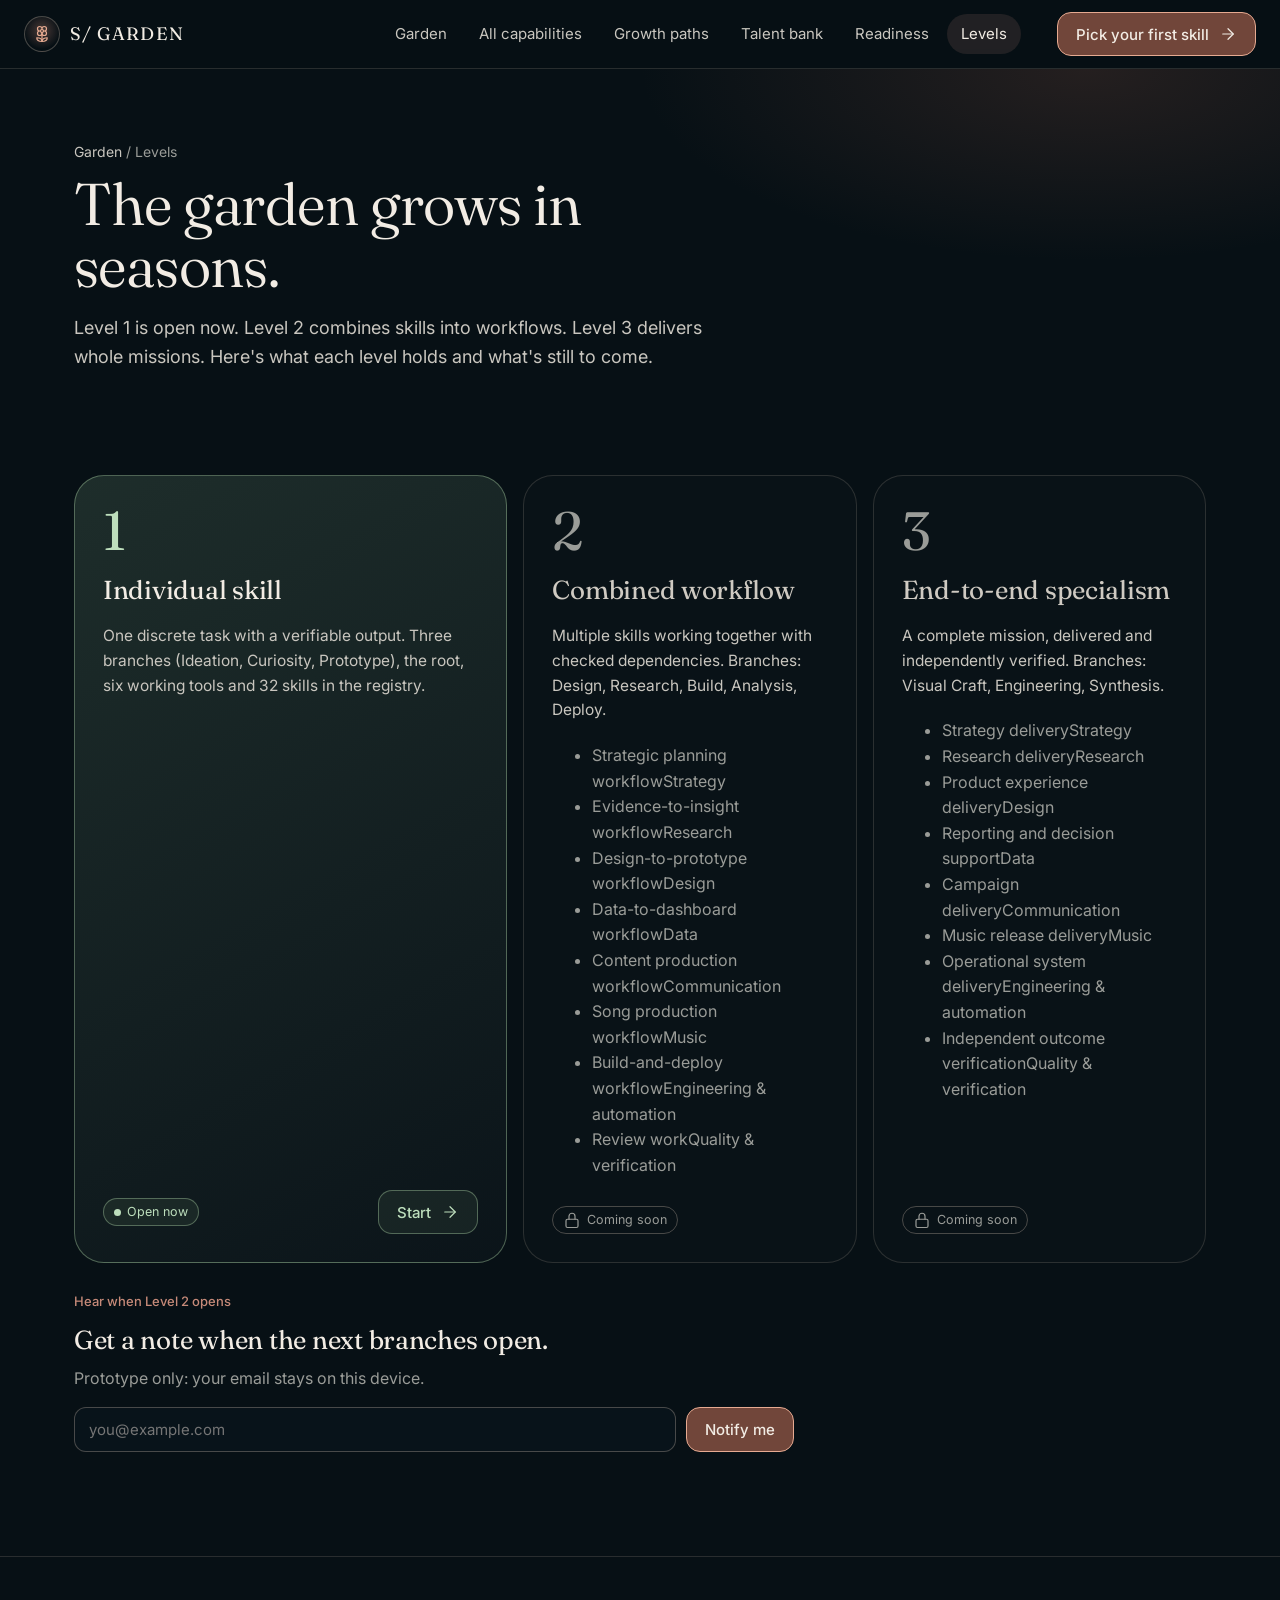
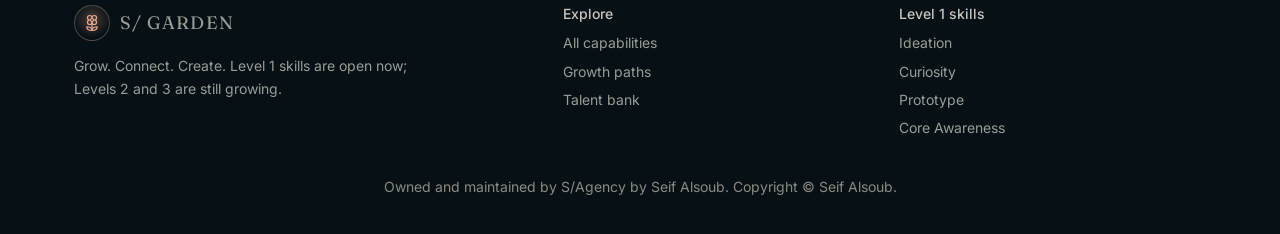
<file: levels.html>
<!doctype html><html lang="en"><head><meta charset="utf-8"><link rel="icon" href="assets/img/favicon.svg" type="image/svg+xml">
<meta name="viewport" content="width=device-width,initial-scale=1">
<title>Levels · S/ Capability Garden</title><meta name="description" content="A living tree of human judgment and AI capability. Level 1 is open.">
<link rel="preconnect" href="https://fonts.googleapis.com">
<link rel="preconnect" href="https://fonts.gstatic.com" crossorigin>
<link rel="stylesheet" href="https://fonts.googleapis.com/css2?family=Fraunces:opsz,wght@9..144,300..600&family=Inter:wght@400..600&display=swap">
<link rel="stylesheet" href="assets/css/site.css"></head><body>
<a class="skip" href="#main">Skip to content</a>
<header class="site-head"><div class="wrap">
<a class="brand" href="index.html" aria-label="S/ Garden home"><span class="mark"><svg class="icon" viewBox="0 0 24 24" aria-hidden="true"><path d="M12 5a3 3 0 1 1 3 3m-3-3a3 3 0 1 0-3 3m3-3v1M9 8a3 3 0 1 0 3 3M9 8h1m5 0a3 3 0 1 1-3 3m3-3h-1m-2 3v-1"/><circle cx="12" cy="8" r="2"/><path d="M12 10v12"/><path d="M12 22c4.2 0 7-1.667 7-5-4.2 0-7 1.667-7 5Z"/><path d="M12 22c-4.2 0-7-1.667-7-5 4.2 0 7 1.667 7 5Z"/></svg></span>S/ GARDEN</a>
<button class="menu-btn" aria-expanded="false" aria-controls="site-nav" aria-label="Menu"><svg class="icon" viewBox="0 0 24 24" aria-hidden="true"><path d="M4 6h16M4 12h16M4 18h16"/></svg></button>
<nav class="nav" id="site-nav" aria-label="Main"><a href="index.html">Garden</a><a href="capabilities.html">All capabilities</a><a href="growth-paths.html">Growth paths</a><a href="talent-bank.html">Talent bank</a><a href="readiness.html">Readiness</a><a href="levels.html" aria-current="page">Levels</a></nav>
<a class="btn btn-primary head-cta" href="index.html#start">Pick your first skill <svg class="icon" viewBox="0 0 24 24" aria-hidden="true"><path d="M5 12h14"/><path d="m12 5 7 7-7 7"/></svg></a>
</div></header>
<main id="main"><section class="page-hero"><div class="wrap"><p class="crumbs"><a href="index.html">Garden</a> / Levels</p><h1>The garden grows in seasons.</h1><p class="lede">Level 1 is open now. Level 2 combines skills into workflows. Level 3 delivers whole missions. Here's what each level holds and what's still to come.</p></div></section>
<section class="section tight"><div class="wrap"><div class="strata">
<article class="stratum on"><span class="num">1</span><h3>Individual skill</h3><p>One discrete task with a verifiable output. Three branches (Ideation, Curiosity, Prototype), the root, six working tools and 32 skills in the registry.</p><div class="foot"><span class="pill open"><span class="dot"></span>Open now</span><a class="btn btn-leaf" href="index.html#start">Start <svg class="icon" viewBox="0 0 24 24" aria-hidden="true"><path d="M5 12h14"/><path d="m12 5 7 7-7 7"/></svg></a></div></article>
<article class="stratum off" id="level-2"><span class="num">2</span><h3>Combined workflow</h3><p>Multiple skills working together with checked dependencies. Branches: Design, Research, Build, Analysis, Deploy.</p><ul class="levels-mini" style="margin-top:8px"><li><span>Strategic planning workflow</span><span class="muted">Strategy</span></li><li><span>Evidence-to-insight workflow</span><span class="muted">Research</span></li><li><span>Design-to-prototype workflow</span><span class="muted">Design</span></li><li><span>Data-to-dashboard workflow</span><span class="muted">Data</span></li><li><span>Content production workflow</span><span class="muted">Communication</span></li><li><span>Song production workflow</span><span class="muted">Music</span></li><li><span>Build-and-deploy workflow</span><span class="muted">Engineering &amp; automation</span></li><li><span>Review work</span><span class="muted">Quality &amp; verification</span></li></ul><div class="foot"><span class="pill soon"><svg class="icon" viewBox="0 0 24 24" aria-hidden="true"><rect width="16" height="11" x="4" y="11" rx="2"/><path d="M8 11V7a4 4 0 0 1 8 0v4"/></svg> Coming soon</span></div></article>
<article class="stratum off" id="level-3"><span class="num">3</span><h3>End-to-end specialism</h3><p>A complete mission, delivered and independently verified. Branches: Visual Craft, Engineering, Synthesis.</p><ul class="levels-mini" style="margin-top:8px"><li><span>Strategy delivery</span><span class="muted">Strategy</span></li><li><span>Research delivery</span><span class="muted">Research</span></li><li><span>Product experience delivery</span><span class="muted">Design</span></li><li><span>Reporting and decision support</span><span class="muted">Data</span></li><li><span>Campaign delivery</span><span class="muted">Communication</span></li><li><span>Music release delivery</span><span class="muted">Music</span></li><li><span>Operational system delivery</span><span class="muted">Engineering &amp; automation</span></li><li><span>Independent outcome verification</span><span class="muted">Quality &amp; verification</span></li></ul><div class="foot"><span class="pill soon"><svg class="icon" viewBox="0 0 24 24" aria-hidden="true"><rect width="16" height="11" x="4" y="11" rx="2"/><path d="M8 11V7a4 4 0 0 1 8 0v4"/></svg> Coming soon</span></div></article>
</div>
<div class="card" style="margin-top:28px;max-width:720px"><p class="label">Hear when Level 2 opens</p><h2 style="font-size:26px;margin:8px 0 4px">Get a note when the next branches open.</h2><p class="muted">Prototype only: your email stays on this device.</p><form class="notify"><label class="sr" for="nm" style="position:absolute;left:-999px">Email</label><input id="nm" type="email" placeholder="you@example.com" required><button class="btn btn-primary" type="submit">Notify me</button></form></div>
</div></section></main>
<footer class="site-foot"><div class="wrap"><div class="foot-grid">
<div><a class="brand" href="index.html"><span class="mark"><svg class="icon" viewBox="0 0 24 24" aria-hidden="true"><path d="M12 5a3 3 0 1 1 3 3m-3-3a3 3 0 1 0-3 3m3-3v1M9 8a3 3 0 1 0 3 3M9 8h1m5 0a3 3 0 1 1-3 3m3-3h-1m-2 3v-1"/><circle cx="12" cy="8" r="2"/><path d="M12 10v12"/><path d="M12 22c4.2 0 7-1.667 7-5-4.2 0-7 1.667-7 5Z"/><path d="M12 22c-4.2 0-7-1.667-7-5 4.2 0 7 1.667 7 5Z"/></svg></span>S/ GARDEN</a><p style="margin-top:14px;max-width:38ch">Grow. Connect. Create. Level 1 skills are open now; Levels 2 and 3 are still growing.</p></div>
<div><h4>Explore</h4><ul><li><a href="capabilities.html">All capabilities</a></li><li><a href="growth-paths.html">Growth paths</a></li><li><a href="talent-bank.html">Talent bank</a></li></ul></div>
<div><h4>Level 1 skills</h4><ul><li><a href="skills/ideation.html">Ideation</a></li><li><a href="skills/curiosity.html">Curiosity</a></li><li><a href="skills/prototype.html">Prototype</a></li><li><a href="skills/core-awareness.html">Core Awareness</a></li></ul></div>
</div><p class="copy">Owned and maintained by S/Agency by Seif Alsoub. Copyright © Seif Alsoub.</p></div></footer>
<script src="assets/js/site.js" defer></script></body></html>
</file>
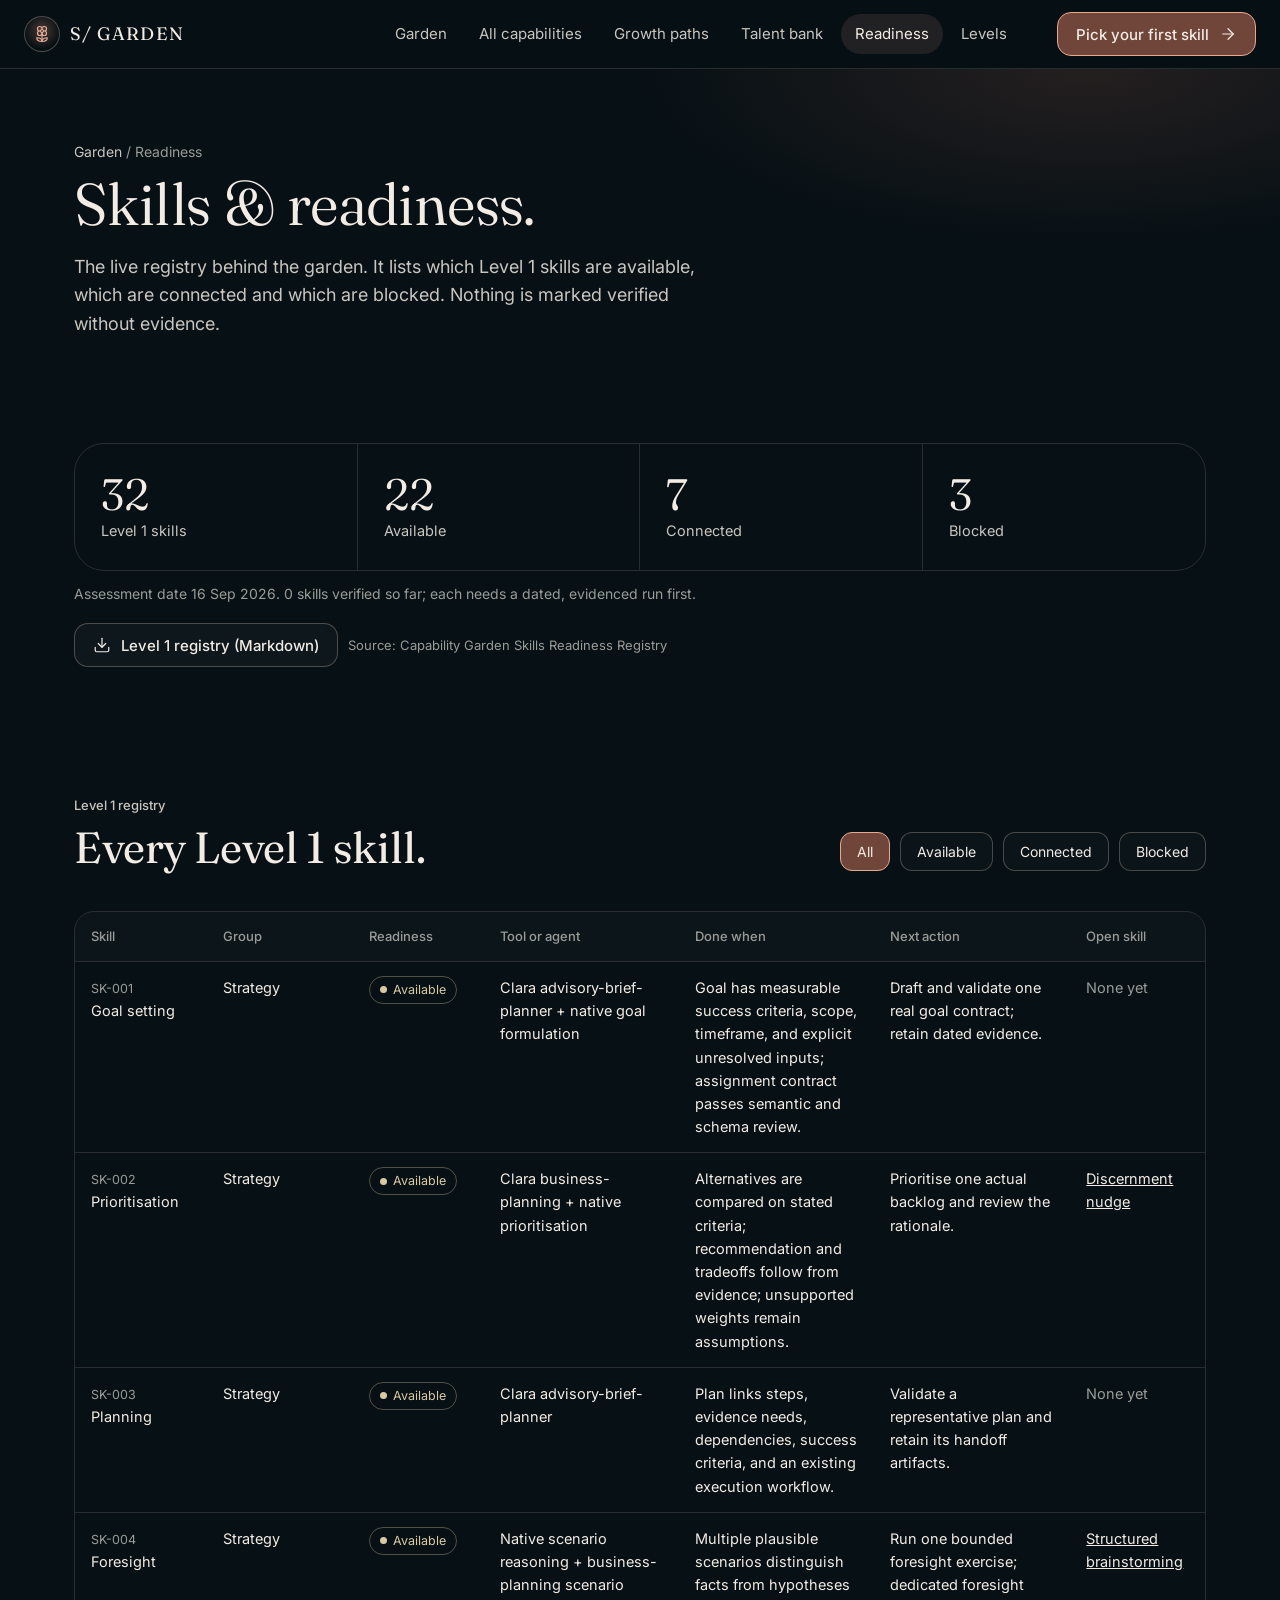
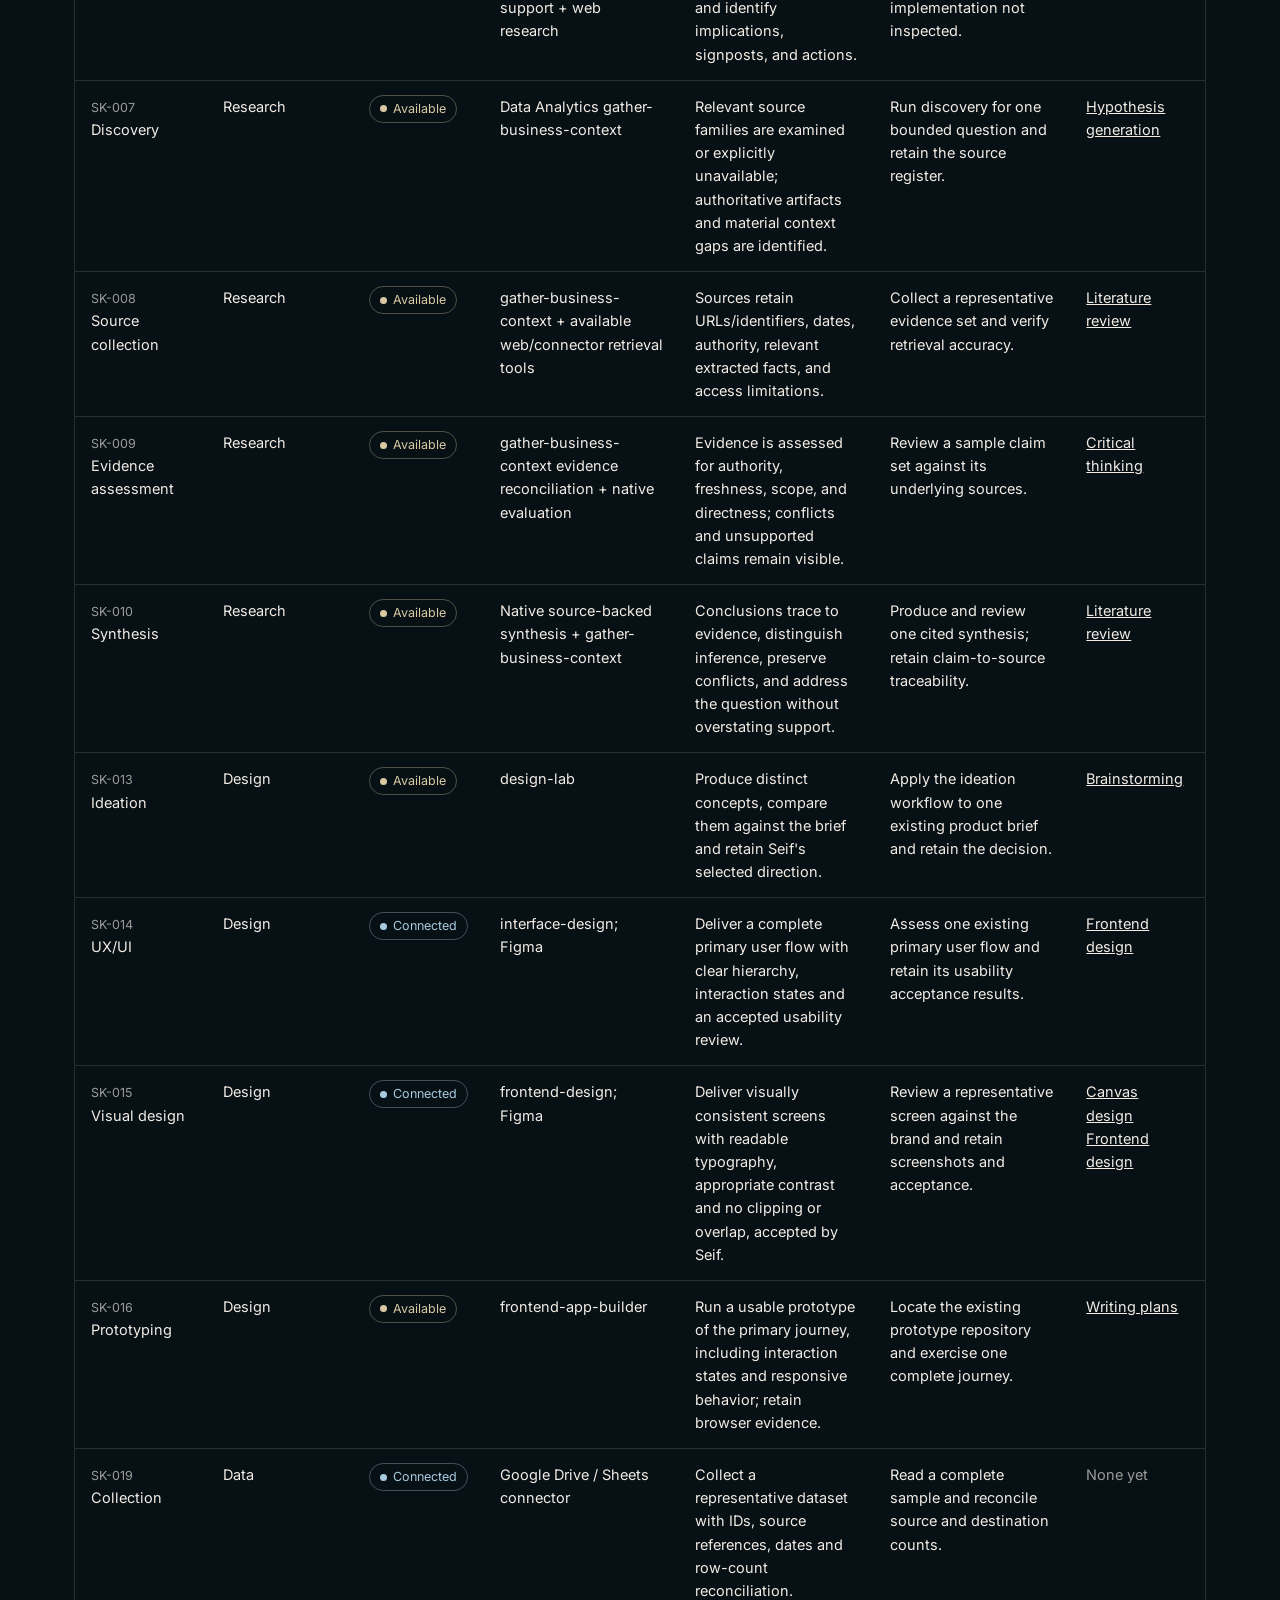
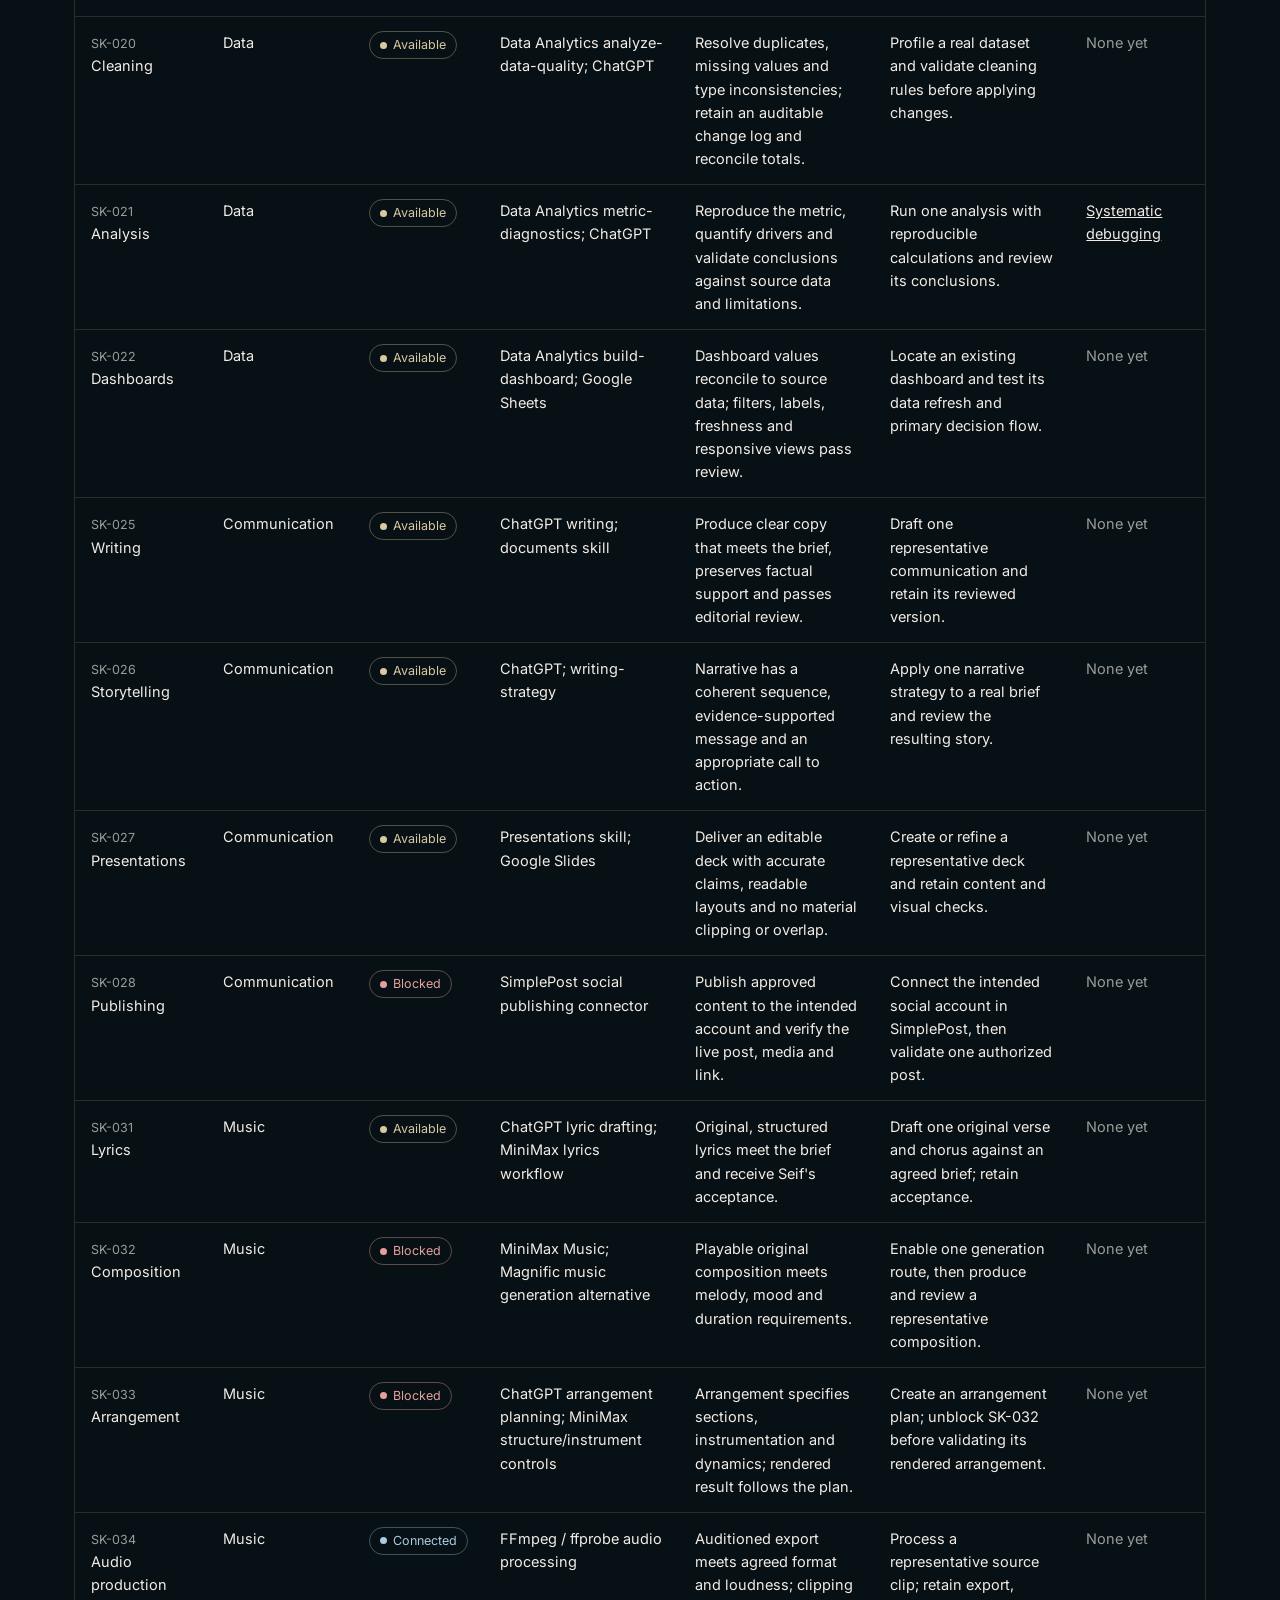
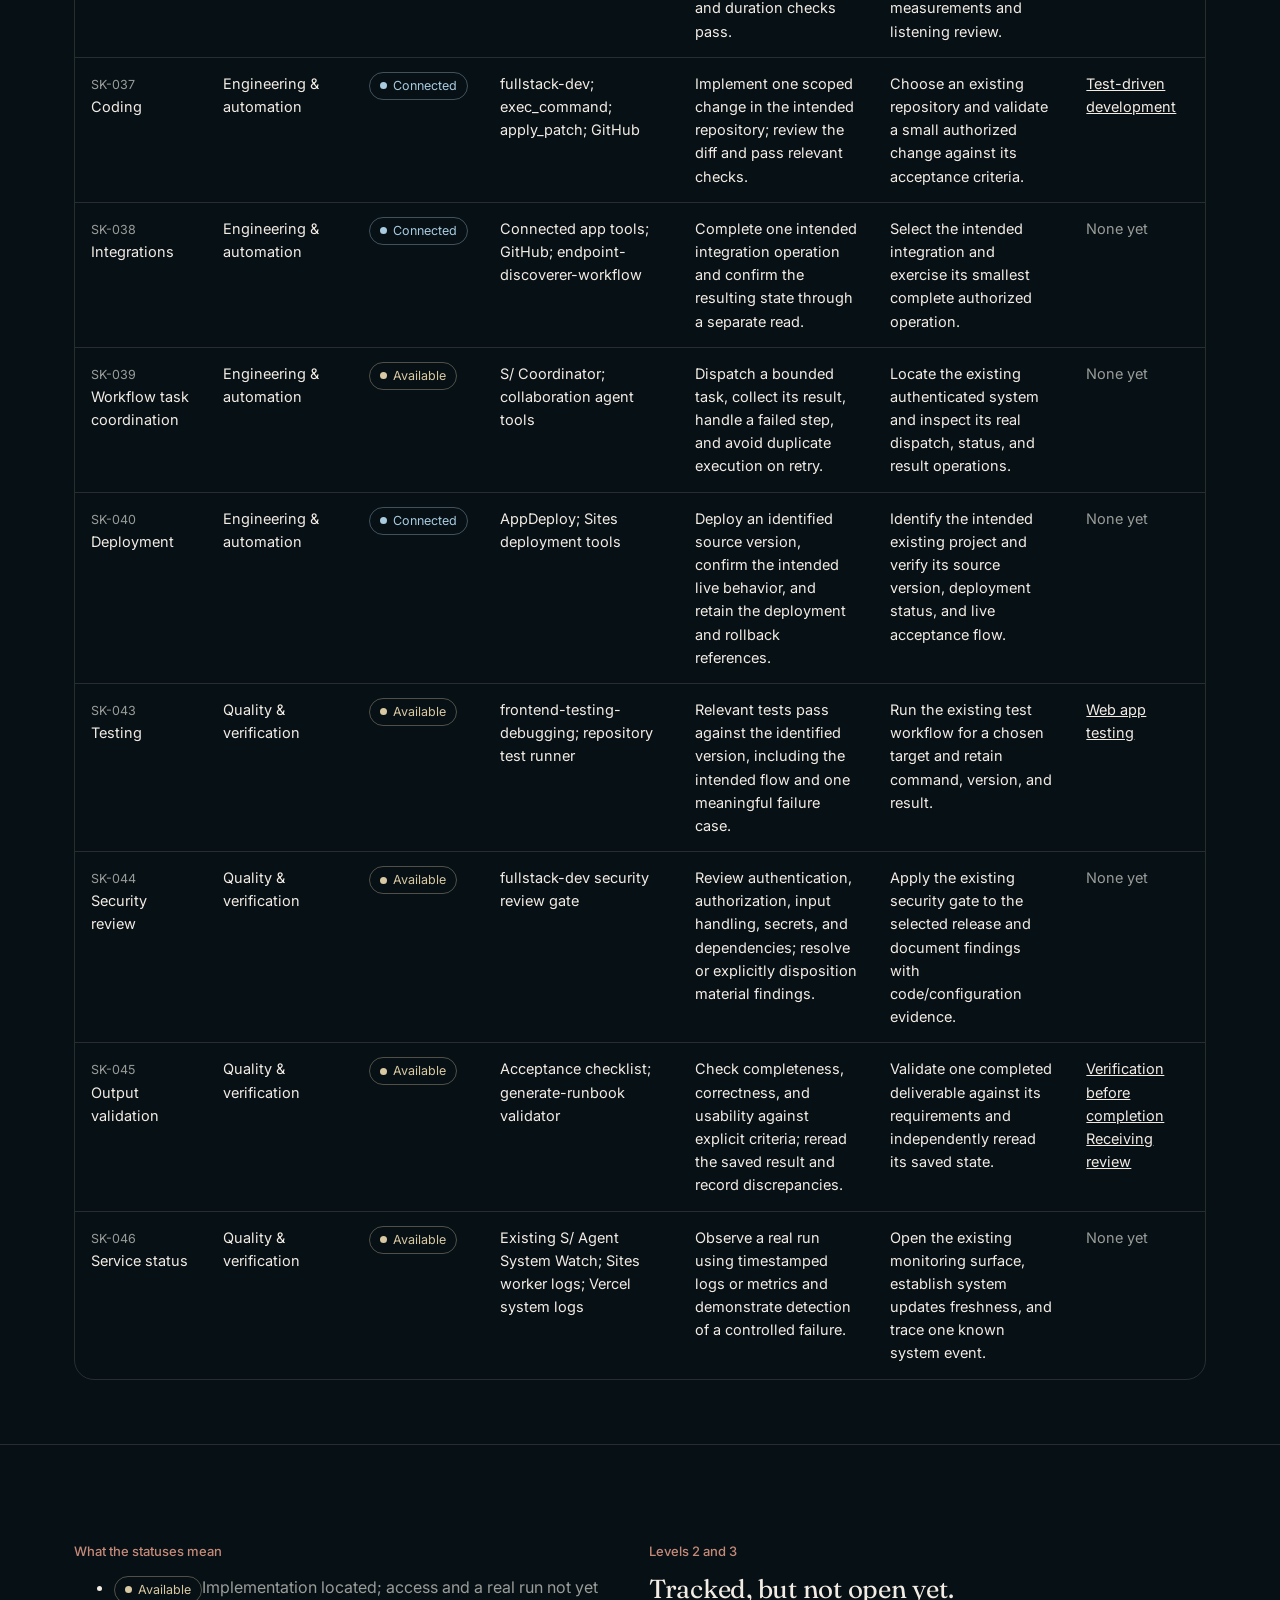
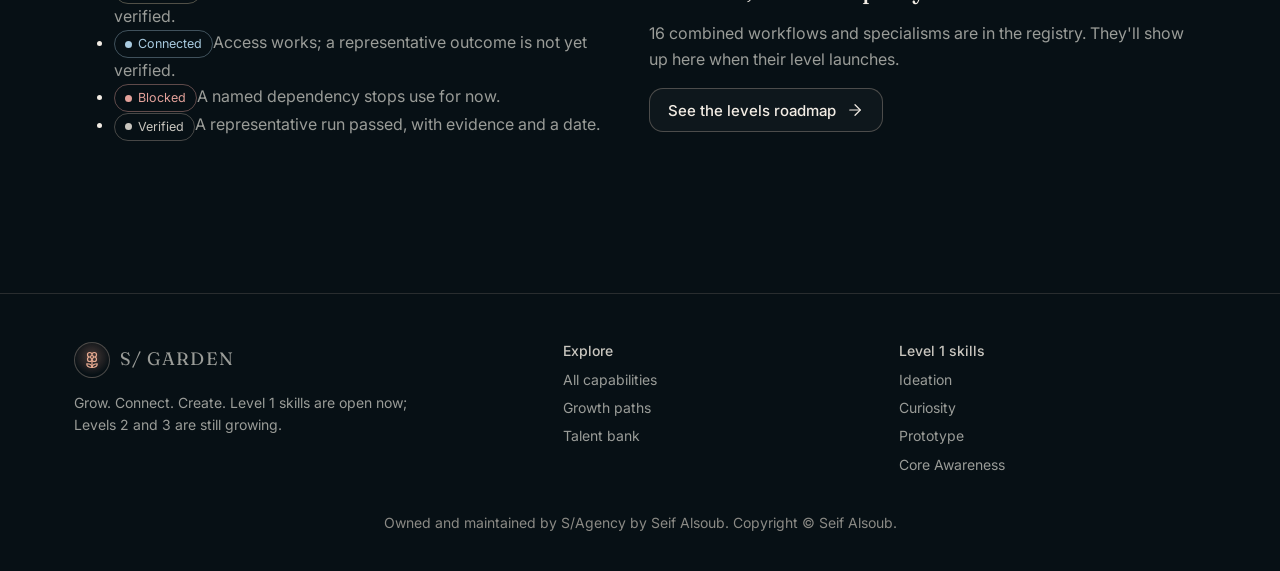
<file: readiness.html>
<!doctype html><html lang="en"><head><meta charset="utf-8"><link rel="icon" href="assets/img/favicon.svg" type="image/svg+xml">
<meta name="viewport" content="width=device-width,initial-scale=1">
<title>Skills &amp; readiness · S/ Capability Garden</title><meta name="description" content="A living tree of human judgment and AI capability. Level 1 is open.">
<link rel="preconnect" href="https://fonts.googleapis.com">
<link rel="preconnect" href="https://fonts.gstatic.com" crossorigin>
<link rel="stylesheet" href="https://fonts.googleapis.com/css2?family=Fraunces:opsz,wght@9..144,300..600&family=Inter:wght@400..600&display=swap">
<link rel="stylesheet" href="assets/css/site.css"></head><body>
<a class="skip" href="#main">Skip to content</a>
<header class="site-head"><div class="wrap">
<a class="brand" href="index.html" aria-label="S/ Garden home"><span class="mark"><svg class="icon" viewBox="0 0 24 24" aria-hidden="true"><path d="M12 5a3 3 0 1 1 3 3m-3-3a3 3 0 1 0-3 3m3-3v1M9 8a3 3 0 1 0 3 3M9 8h1m5 0a3 3 0 1 1-3 3m3-3h-1m-2 3v-1"/><circle cx="12" cy="8" r="2"/><path d="M12 10v12"/><path d="M12 22c4.2 0 7-1.667 7-5-4.2 0-7 1.667-7 5Z"/><path d="M12 22c-4.2 0-7-1.667-7-5 4.2 0 7 1.667 7 5Z"/></svg></span>S/ GARDEN</a>
<button class="menu-btn" aria-expanded="false" aria-controls="site-nav" aria-label="Menu"><svg class="icon" viewBox="0 0 24 24" aria-hidden="true"><path d="M4 6h16M4 12h16M4 18h16"/></svg></button>
<nav class="nav" id="site-nav" aria-label="Main"><a href="index.html">Garden</a><a href="capabilities.html">All capabilities</a><a href="growth-paths.html">Growth paths</a><a href="talent-bank.html">Talent bank</a><a href="readiness.html" aria-current="page">Readiness</a><a href="levels.html">Levels</a></nav>
<a class="btn btn-primary head-cta" href="index.html#start">Pick your first skill <svg class="icon" viewBox="0 0 24 24" aria-hidden="true"><path d="M5 12h14"/><path d="m12 5 7 7-7 7"/></svg></a>
</div></header>
<main id="main"><section class="page-hero"><div class="wrap"><p class="crumbs"><a href="index.html">Garden</a> / Readiness</p><h1>Skills &amp; readiness.</h1><p class="lede">The live registry behind the garden. It lists which Level 1 skills are available, which are connected and which are blocked. Nothing is marked verified without evidence.</p></div></section>
<section class="section tight"><div class="wrap">
 <div class="ready-strip"><div><b>32</b><span>Level 1 skills</span></div><div><b>22</b><span>Available</span></div><div><b>7</b><span>Connected</span></div><div><b>3</b><span>Blocked</span></div></div>
 <p class="muted" style="margin-top:12px;font-size:14px">Assessment date 16 Sep 2026. 0 skills verified so far; each needs a dated, evidenced run first.</p>
 <p class="dl-row"><a class="btn" href="assets/skills/level-1-registry.md" download><svg class="icon" viewBox="0 0 24 24" aria-hidden="true"><path d="M21 15v4a2 2 0 0 1-2 2H5a2 2 0 0 1-2-2v-4"/><path d="m7 10 5 5 5-5"/><path d="M12 15V3"/></svg> Level 1 registry (Markdown)</a><span class="muted">Source: Capability Garden Skills Readiness Registry</span></p>
</div></section>
<section class="section tight"><div class="wrap"><div class="sec-head"><div><p class="label">Level 1 registry</p><h2>Every Level 1 skill.</h2></div>
<div class="chips" data-filter-group="#reg-table" role="group" aria-label="Filter by readiness" style="margin:0"><button class="chip" aria-pressed="true" data-filter="all">All</button><button class="chip" aria-pressed="false" data-filter="available">Available</button><button class="chip" aria-pressed="false" data-filter="connected">Connected</button><button class="chip" aria-pressed="false" data-filter="blocked">Blocked</button></div></div>
<div class="table-wrap"><table id="reg-table"><thead><tr><th>Skill</th><th>Group</th><th>Readiness</th><th>Tool or agent</th><th>Done when</th><th>Next action</th><th>Open skill</th></tr></thead><tbody><tr data-tags="available"><td><span class="id">SK-001</span><br>Goal setting</td><td>Strategy</td><td><span class="pill Available"><span class="dot"></span>Available</span></td><td>Clara advisory-brief-planner + native goal formulation</td><td>Goal has measurable success criteria, scope, timeframe, and explicit unresolved inputs; assignment contract passes semantic and schema review.</td><td>Draft and validate one real goal contract; retain dated evidence.</td><td><span class="muted">None yet</span></td></tr><tr data-tags="available"><td><span class="id">SK-002</span><br>Prioritisation</td><td>Strategy</td><td><span class="pill Available"><span class="dot"></span>Available</span></td><td>Clara business-planning + native prioritisation</td><td>Alternatives are compared on stated criteria; recommendation and tradeoffs follow from evidence; unsupported weights remain assumptions.</td><td>Prioritise one actual backlog and review the rationale.</td><td><a href="assets/skills/core-awareness/discernment-nudge/SKILL.md" download="discernment-nudge-SKILL.md">Discernment nudge</a></td></tr><tr data-tags="available"><td><span class="id">SK-003</span><br>Planning</td><td>Strategy</td><td><span class="pill Available"><span class="dot"></span>Available</span></td><td>Clara advisory-brief-planner</td><td>Plan links steps, evidence needs, dependencies, success criteria, and an existing execution workflow.</td><td>Validate a representative plan and retain its handoff artifacts.</td><td><span class="muted">None yet</span></td></tr><tr data-tags="available"><td><span class="id">SK-004</span><br>Foresight</td><td>Strategy</td><td><span class="pill Available"><span class="dot"></span>Available</span></td><td>Native scenario reasoning + business-planning scenario support + web research</td><td>Multiple plausible scenarios distinguish facts from hypotheses and identify implications, signposts, and actions.</td><td>Run one bounded foresight exercise; dedicated foresight implementation not inspected.</td><td><a href="assets/skills/ideation/scientific-brainstorming/SKILL.md" download="scientific-brainstorming-SKILL.md">Structured brainstorming</a></td></tr><tr data-tags="available"><td><span class="id">SK-007</span><br>Discovery</td><td>Research</td><td><span class="pill Available"><span class="dot"></span>Available</span></td><td>Data Analytics gather-business-context</td><td>Relevant source families are examined or explicitly unavailable; authoritative artifacts and material context gaps are identified.</td><td>Run discovery for one bounded question and retain the source register.</td><td><a href="assets/skills/curiosity/hypothesis-generation/SKILL.md" download="hypothesis-generation-SKILL.md">Hypothesis generation</a></td></tr><tr data-tags="available"><td><span class="id">SK-008</span><br>Source collection</td><td>Research</td><td><span class="pill Available"><span class="dot"></span>Available</span></td><td>gather-business-context + available web/connector retrieval tools</td><td>Sources retain URLs/identifiers, dates, authority, relevant extracted facts, and access limitations.</td><td>Collect a representative evidence set and verify retrieval accuracy.</td><td><a href="assets/skills/curiosity/literature-review/SKILL.md" download="literature-review-SKILL.md">Literature review</a></td></tr><tr data-tags="available"><td><span class="id">SK-009</span><br>Evidence assessment</td><td>Research</td><td><span class="pill Available"><span class="dot"></span>Available</span></td><td>gather-business-context evidence reconciliation + native evaluation</td><td>Evidence is assessed for authority, freshness, scope, and directness; conflicts and unsupported claims remain visible.</td><td>Review a sample claim set against its underlying sources.</td><td><a href="assets/skills/core-awareness/scientific-critical-thinking/SKILL.md" download="scientific-critical-thinking-SKILL.md">Critical thinking</a></td></tr><tr data-tags="available"><td><span class="id">SK-010</span><br>Synthesis</td><td>Research</td><td><span class="pill Available"><span class="dot"></span>Available</span></td><td>Native source-backed synthesis + gather-business-context</td><td>Conclusions trace to evidence, distinguish inference, preserve conflicts, and address the question without overstating support.</td><td>Produce and review one cited synthesis; retain claim-to-source traceability.</td><td><a href="assets/skills/curiosity/literature-review/SKILL.md" download="literature-review-SKILL.md">Literature review</a></td></tr><tr data-tags="available"><td><span class="id">SK-013</span><br>Ideation</td><td>Design</td><td><span class="pill Available"><span class="dot"></span>Available</span></td><td>design-lab</td><td>Produce distinct concepts, compare them against the brief and retain Seif&#x27;s selected direction.</td><td>Apply the ideation workflow to one existing product brief and retain the decision.</td><td><a href="assets/skills/ideation/brainstorming/SKILL.md" download="brainstorming-SKILL.md">Brainstorming</a></td></tr><tr data-tags="connected"><td><span class="id">SK-014</span><br>UX/UI</td><td>Design</td><td><span class="pill Connected"><span class="dot"></span>Connected</span></td><td>interface-design; Figma</td><td>Deliver a complete primary user flow with clear hierarchy, interaction states and an accepted usability review.</td><td>Assess one existing primary user flow and retain its usability acceptance results.</td><td><a href="assets/skills/prototype/frontend-design/SKILL.md" download="frontend-design-SKILL.md">Frontend design</a></td></tr><tr data-tags="connected"><td><span class="id">SK-015</span><br>Visual design</td><td>Design</td><td><span class="pill Connected"><span class="dot"></span>Connected</span></td><td>frontend-design; Figma</td><td>Deliver visually consistent screens with readable typography, appropriate contrast and no clipping or overlap, accepted by Seif.</td><td>Review a representative screen against the brand and retain screenshots and acceptance.</td><td><a href="assets/skills/ideation/canvas-design/SKILL.md" download="canvas-design-SKILL.md">Canvas design</a><br><a href="assets/skills/prototype/frontend-design/SKILL.md" download="frontend-design-SKILL.md">Frontend design</a></td></tr><tr data-tags="available"><td><span class="id">SK-016</span><br>Prototyping</td><td>Design</td><td><span class="pill Available"><span class="dot"></span>Available</span></td><td>frontend-app-builder</td><td>Run a usable prototype of the primary journey, including interaction states and responsive behavior; retain browser evidence.</td><td>Locate the existing prototype repository and exercise one complete journey.</td><td><a href="assets/skills/prototype/writing-plans/SKILL.md" download="writing-plans-SKILL.md">Writing plans</a></td></tr><tr data-tags="connected"><td><span class="id">SK-019</span><br>Collection</td><td>Data</td><td><span class="pill Connected"><span class="dot"></span>Connected</span></td><td>Google Drive / Sheets connector</td><td>Collect a representative dataset with IDs, source references, dates and row-count reconciliation.</td><td>Read a complete sample and reconcile source and destination counts.</td><td><span class="muted">None yet</span></td></tr><tr data-tags="available"><td><span class="id">SK-020</span><br>Cleaning</td><td>Data</td><td><span class="pill Available"><span class="dot"></span>Available</span></td><td>Data Analytics analyze-data-quality; ChatGPT</td><td>Resolve duplicates, missing values and type inconsistencies; retain an auditable change log and reconcile totals.</td><td>Profile a real dataset and validate cleaning rules before applying changes.</td><td><span class="muted">None yet</span></td></tr><tr data-tags="available"><td><span class="id">SK-021</span><br>Analysis</td><td>Data</td><td><span class="pill Available"><span class="dot"></span>Available</span></td><td>Data Analytics metric-diagnostics; ChatGPT</td><td>Reproduce the metric, quantify drivers and validate conclusions against source data and limitations.</td><td>Run one analysis with reproducible calculations and review its conclusions.</td><td><a href="assets/skills/curiosity/systematic-debugging/SKILL.md" download="systematic-debugging-SKILL.md">Systematic debugging</a></td></tr><tr data-tags="available"><td><span class="id">SK-022</span><br>Dashboards</td><td>Data</td><td><span class="pill Available"><span class="dot"></span>Available</span></td><td>Data Analytics build-dashboard; Google Sheets</td><td>Dashboard values reconcile to source data; filters, labels, freshness and responsive views pass review.</td><td>Locate an existing dashboard and test its data refresh and primary decision flow.</td><td><span class="muted">None yet</span></td></tr><tr data-tags="available"><td><span class="id">SK-025</span><br>Writing</td><td>Communication</td><td><span class="pill Available"><span class="dot"></span>Available</span></td><td>ChatGPT writing; documents skill</td><td>Produce clear copy that meets the brief, preserves factual support and passes editorial review.</td><td>Draft one representative communication and retain its reviewed version.</td><td><span class="muted">None yet</span></td></tr><tr data-tags="available"><td><span class="id">SK-026</span><br>Storytelling</td><td>Communication</td><td><span class="pill Available"><span class="dot"></span>Available</span></td><td>ChatGPT; writing-strategy</td><td>Narrative has a coherent sequence, evidence-supported message and an appropriate call to action.</td><td>Apply one narrative strategy to a real brief and review the resulting story.</td><td><span class="muted">None yet</span></td></tr><tr data-tags="available"><td><span class="id">SK-027</span><br>Presentations</td><td>Communication</td><td><span class="pill Available"><span class="dot"></span>Available</span></td><td>Presentations skill; Google Slides</td><td>Deliver an editable deck with accurate claims, readable layouts and no material clipping or overlap.</td><td>Create or refine a representative deck and retain content and visual checks.</td><td><span class="muted">None yet</span></td></tr><tr data-tags="blocked"><td><span class="id">SK-028</span><br>Publishing</td><td>Communication</td><td><span class="pill Blocked"><span class="dot"></span>Blocked</span></td><td>SimplePost social publishing connector</td><td>Publish approved content to the intended account and verify the live post, media and link.</td><td>Connect the intended social account in SimplePost, then validate one authorized post.</td><td><span class="muted">None yet</span></td></tr><tr data-tags="available"><td><span class="id">SK-031</span><br>Lyrics</td><td>Music</td><td><span class="pill Available"><span class="dot"></span>Available</span></td><td>ChatGPT lyric drafting; MiniMax lyrics workflow</td><td>Original, structured lyrics meet the brief and receive Seif&#x27;s acceptance.</td><td>Draft one original verse and chorus against an agreed brief; retain acceptance.</td><td><span class="muted">None yet</span></td></tr><tr data-tags="blocked"><td><span class="id">SK-032</span><br>Composition</td><td>Music</td><td><span class="pill Blocked"><span class="dot"></span>Blocked</span></td><td>MiniMax Music; Magnific music generation alternative</td><td>Playable original composition meets melody, mood and duration requirements.</td><td>Enable one generation route, then produce and review a representative composition.</td><td><span class="muted">None yet</span></td></tr><tr data-tags="blocked"><td><span class="id">SK-033</span><br>Arrangement</td><td>Music</td><td><span class="pill Blocked"><span class="dot"></span>Blocked</span></td><td>ChatGPT arrangement planning; MiniMax structure/instrument controls</td><td>Arrangement specifies sections, instrumentation and dynamics; rendered result follows the plan.</td><td>Create an arrangement plan; unblock SK-032 before validating its rendered arrangement.</td><td><span class="muted">None yet</span></td></tr><tr data-tags="connected"><td><span class="id">SK-034</span><br>Audio production</td><td>Music</td><td><span class="pill Connected"><span class="dot"></span>Connected</span></td><td>FFmpeg / ffprobe audio processing</td><td>Auditioned export meets agreed format and loudness; clipping and duration checks pass.</td><td>Process a representative source clip; retain export, measurements and listening review.</td><td><span class="muted">None yet</span></td></tr><tr data-tags="connected"><td><span class="id">SK-037</span><br>Coding</td><td>Engineering &amp; automation</td><td><span class="pill Connected"><span class="dot"></span>Connected</span></td><td>fullstack-dev; exec_command; apply_patch; GitHub</td><td>Implement one scoped change in the intended repository; review the diff and pass relevant checks.</td><td>Choose an existing repository and validate a small authorized change against its acceptance criteria.</td><td><a href="assets/skills/prototype/test-driven-development/SKILL.md" download="test-driven-development-SKILL.md">Test-driven development</a></td></tr><tr data-tags="connected"><td><span class="id">SK-038</span><br>Integrations</td><td>Engineering &amp; automation</td><td><span class="pill Connected"><span class="dot"></span>Connected</span></td><td>Connected app tools; GitHub; endpoint-discoverer-workflow</td><td>Complete one intended integration operation and confirm the resulting state through a separate read.</td><td>Select the intended integration and exercise its smallest complete authorized operation.</td><td><span class="muted">None yet</span></td></tr><tr data-tags="available"><td><span class="id">SK-039</span><br>Workflow task coordination</td><td>Engineering &amp; automation</td><td><span class="pill Available"><span class="dot"></span>Available</span></td><td>S/ Coordinator; collaboration agent tools</td><td>Dispatch a bounded task, collect its result, handle a failed step, and avoid duplicate execution on retry.</td><td>Locate the existing authenticated system and inspect its real dispatch, status, and result operations.</td><td><span class="muted">None yet</span></td></tr><tr data-tags="connected"><td><span class="id">SK-040</span><br>Deployment</td><td>Engineering &amp; automation</td><td><span class="pill Connected"><span class="dot"></span>Connected</span></td><td>AppDeploy; Sites deployment tools</td><td>Deploy an identified source version, confirm the intended live behavior, and retain the deployment and rollback references.</td><td>Identify the intended existing project and verify its source version, deployment status, and live acceptance flow.</td><td><span class="muted">None yet</span></td></tr><tr data-tags="available"><td><span class="id">SK-043</span><br>Testing</td><td>Quality &amp; verification</td><td><span class="pill Available"><span class="dot"></span>Available</span></td><td>frontend-testing-debugging; repository test runner</td><td>Relevant tests pass against the identified version, including the intended flow and one meaningful failure case.</td><td>Run the existing test workflow for a chosen target and retain command, version, and result.</td><td><a href="assets/skills/prototype/webapp-testing/SKILL.md" download="webapp-testing-SKILL.md">Web app testing</a></td></tr><tr data-tags="available"><td><span class="id">SK-044</span><br>Security review</td><td>Quality &amp; verification</td><td><span class="pill Available"><span class="dot"></span>Available</span></td><td>fullstack-dev security review gate</td><td>Review authentication, authorization, input handling, secrets, and dependencies; resolve or explicitly disposition material findings.</td><td>Apply the existing security gate to the selected release and document findings with code/configuration evidence.</td><td><span class="muted">None yet</span></td></tr><tr data-tags="available"><td><span class="id">SK-045</span><br>Output validation</td><td>Quality &amp; verification</td><td><span class="pill Available"><span class="dot"></span>Available</span></td><td>Acceptance checklist; generate-runbook validator</td><td>Check completeness, correctness, and usability against explicit criteria; reread the saved result and record discrepancies.</td><td>Validate one completed deliverable against its requirements and independently reread its saved state.</td><td><a href="assets/skills/core-awareness/verification-before-completion/SKILL.md" download="verification-before-completion-SKILL.md">Verification before completion</a><br><a href="assets/skills/core-awareness/receiving-code-review/SKILL.md" download="receiving-code-review-SKILL.md">Receiving review</a></td></tr><tr data-tags="available"><td><span class="id">SK-046</span><br>Service status</td><td>Quality &amp; verification</td><td><span class="pill Available"><span class="dot"></span>Available</span></td><td>Existing S/ Agent System Watch; Sites worker logs; Vercel system logs</td><td>Observe a real run using timestamped logs or metrics and demonstrate detection of a controlled failure.</td><td>Open the existing monitoring surface, establish system updates freshness, and trace one known system event.</td><td><span class="muted">None yet</span></td></tr></tbody></table></div></div></section>
<section class="section band"><div class="wrap" style="display:grid;grid-template-columns:repeat(auto-fit,minmax(300px,1fr));gap:18px">
<div class="card"><p class="label">What the statuses mean</p><ul class="levels-mini" style="margin-top:14px"><li><span><span class="pill Available"><span class="dot"></span>Available</span></span><span class="muted" style="text-align:right">Implementation located; access and a real run not yet verified.</span></li><li><span><span class="pill Connected"><span class="dot"></span>Connected</span></span><span class="muted" style="text-align:right">Access works; a representative outcome is not yet verified.</span></li><li><span><span class="pill Blocked"><span class="dot"></span>Blocked</span></span><span class="muted" style="text-align:right">A named dependency stops use for now.</span></li><li><span><span class="pill Verified"><span class="dot"></span>Verified</span></span><span class="muted" style="text-align:right">A representative run passed, with evidence and a date.</span></li></ul></div>
<div class="card"><p class="label">Levels 2 and 3</p><h2 style="font-size:26px;margin:8px 0 10px">Tracked, but not open yet.</h2><p class="muted">16 combined workflows and specialisms are in the registry. They'll show up here when their level launches.</p><p style="margin-top:16px"><a class="btn" href="levels.html">See the levels roadmap <svg class="icon" viewBox="0 0 24 24" aria-hidden="true"><path d="M5 12h14"/><path d="m12 5 7 7-7 7"/></svg></a></p></div></div></section></main>
<footer class="site-foot"><div class="wrap"><div class="foot-grid">
<div><a class="brand" href="index.html"><span class="mark"><svg class="icon" viewBox="0 0 24 24" aria-hidden="true"><path d="M12 5a3 3 0 1 1 3 3m-3-3a3 3 0 1 0-3 3m3-3v1M9 8a3 3 0 1 0 3 3M9 8h1m5 0a3 3 0 1 1-3 3m3-3h-1m-2 3v-1"/><circle cx="12" cy="8" r="2"/><path d="M12 10v12"/><path d="M12 22c4.2 0 7-1.667 7-5-4.2 0-7 1.667-7 5Z"/><path d="M12 22c-4.2 0-7-1.667-7-5 4.2 0 7 1.667 7 5Z"/></svg></span>S/ GARDEN</a><p style="margin-top:14px;max-width:38ch">Grow. Connect. Create. Level 1 skills are open now; Levels 2 and 3 are still growing.</p></div>
<div><h4>Explore</h4><ul><li><a href="capabilities.html">All capabilities</a></li><li><a href="growth-paths.html">Growth paths</a></li><li><a href="talent-bank.html">Talent bank</a></li></ul></div>
<div><h4>Level 1 skills</h4><ul><li><a href="skills/ideation.html">Ideation</a></li><li><a href="skills/curiosity.html">Curiosity</a></li><li><a href="skills/prototype.html">Prototype</a></li><li><a href="skills/core-awareness.html">Core Awareness</a></li></ul></div>
</div><p class="copy">Owned and maintained by S/Agency by Seif Alsoub. Copyright © Seif Alsoub.</p></div></footer>
<script src="assets/js/site.js" defer></script></body></html>
</file>
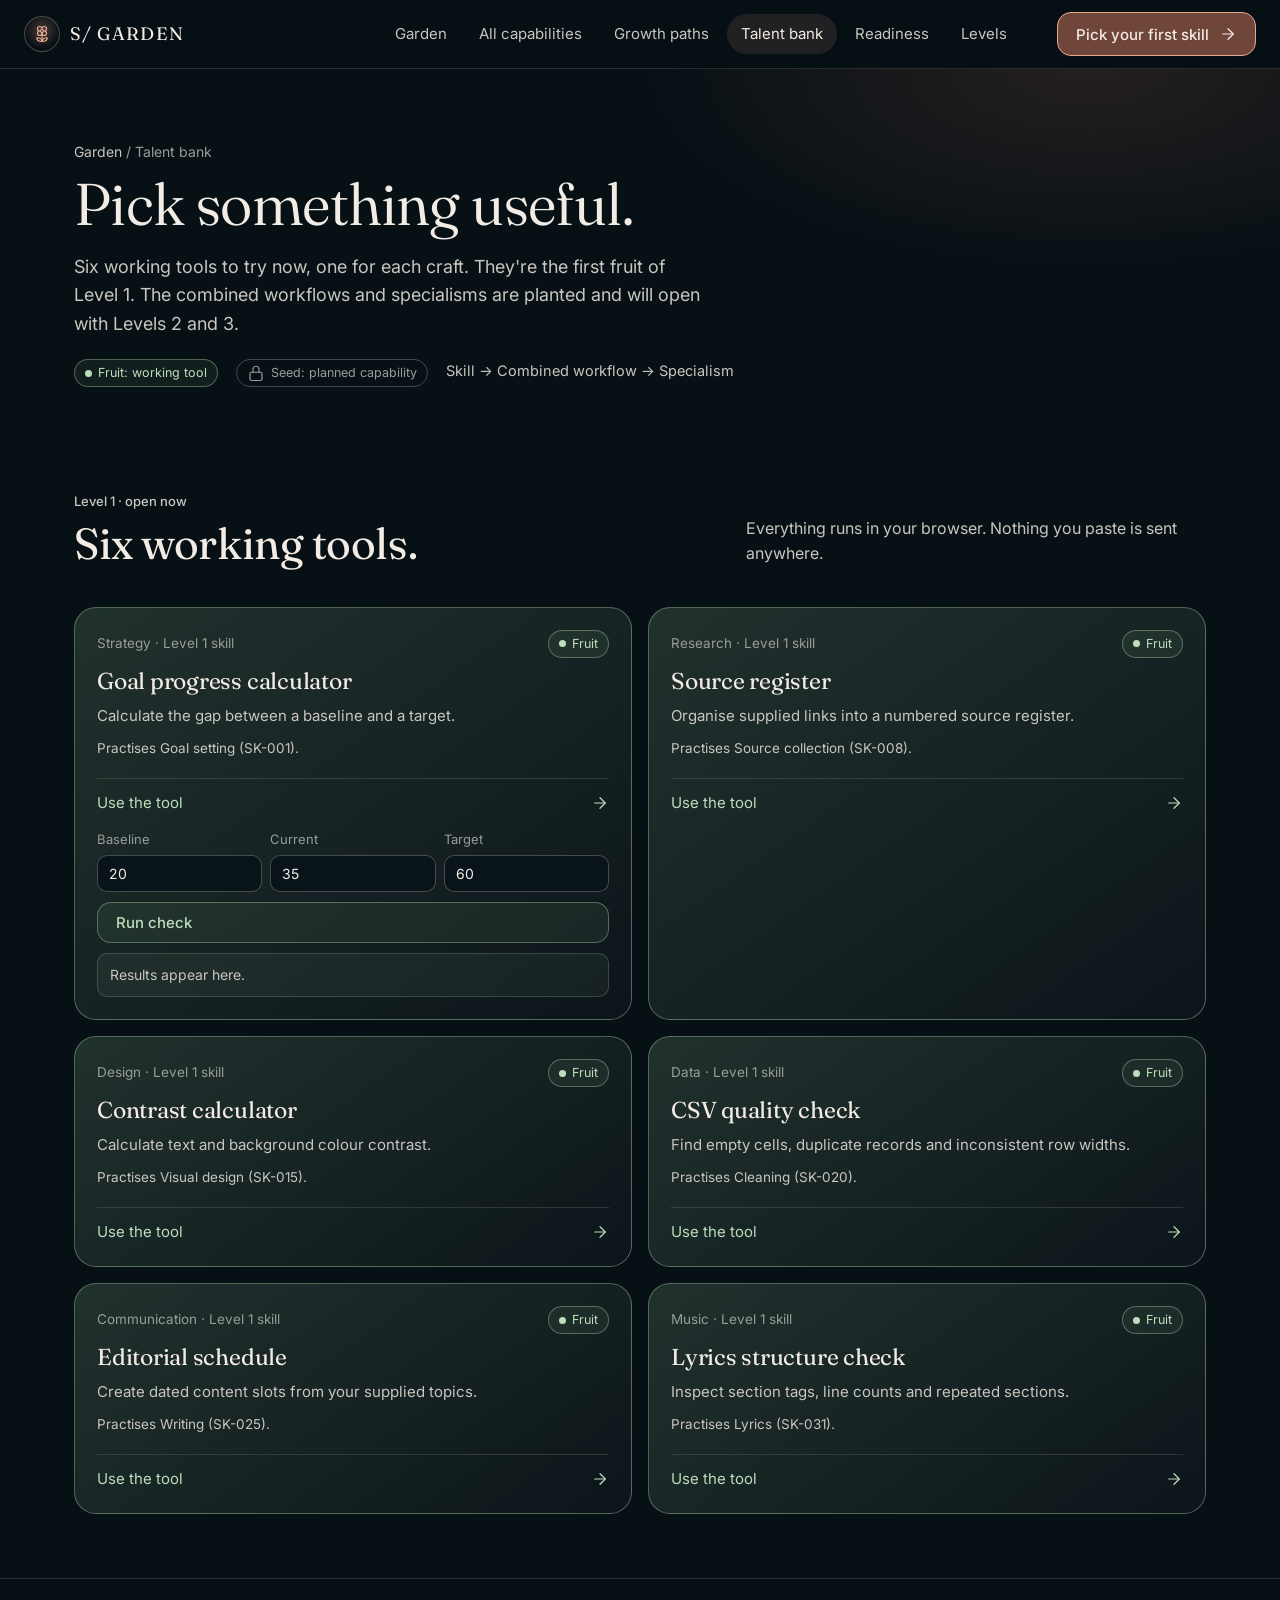
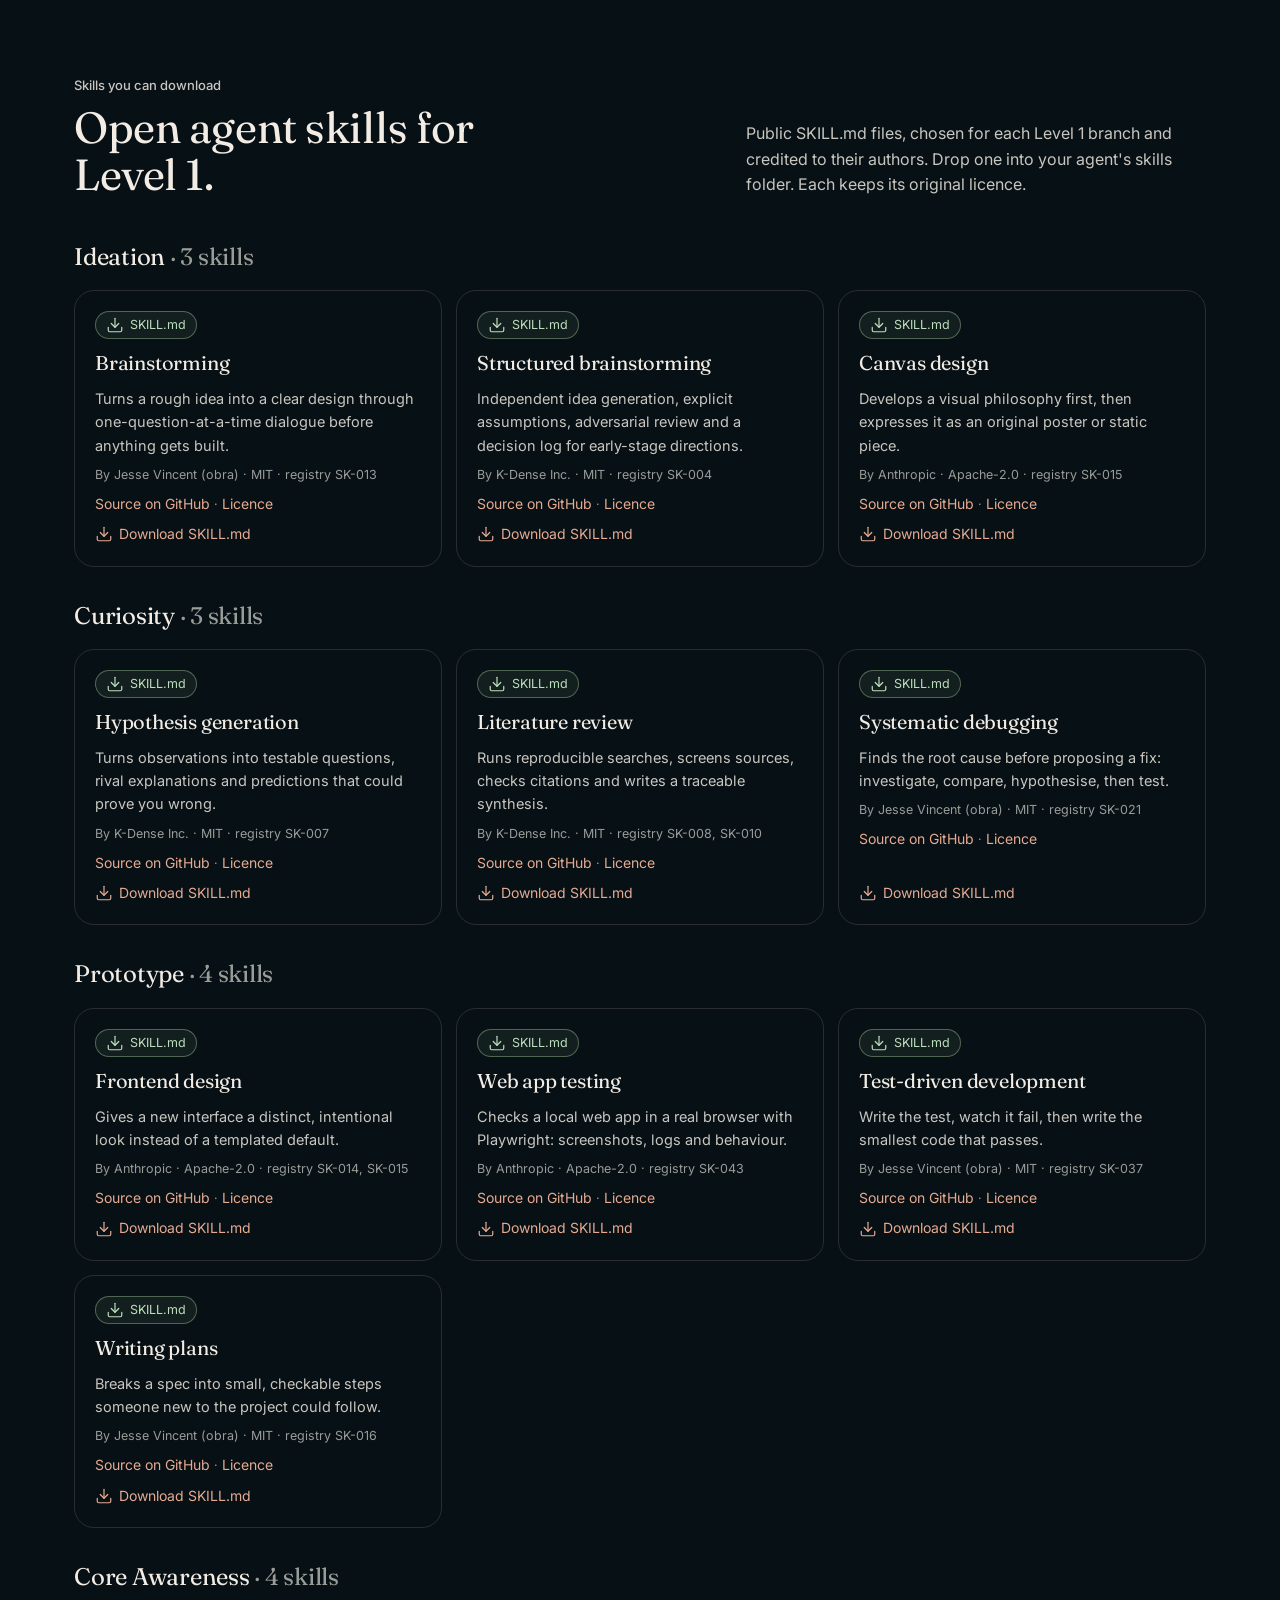
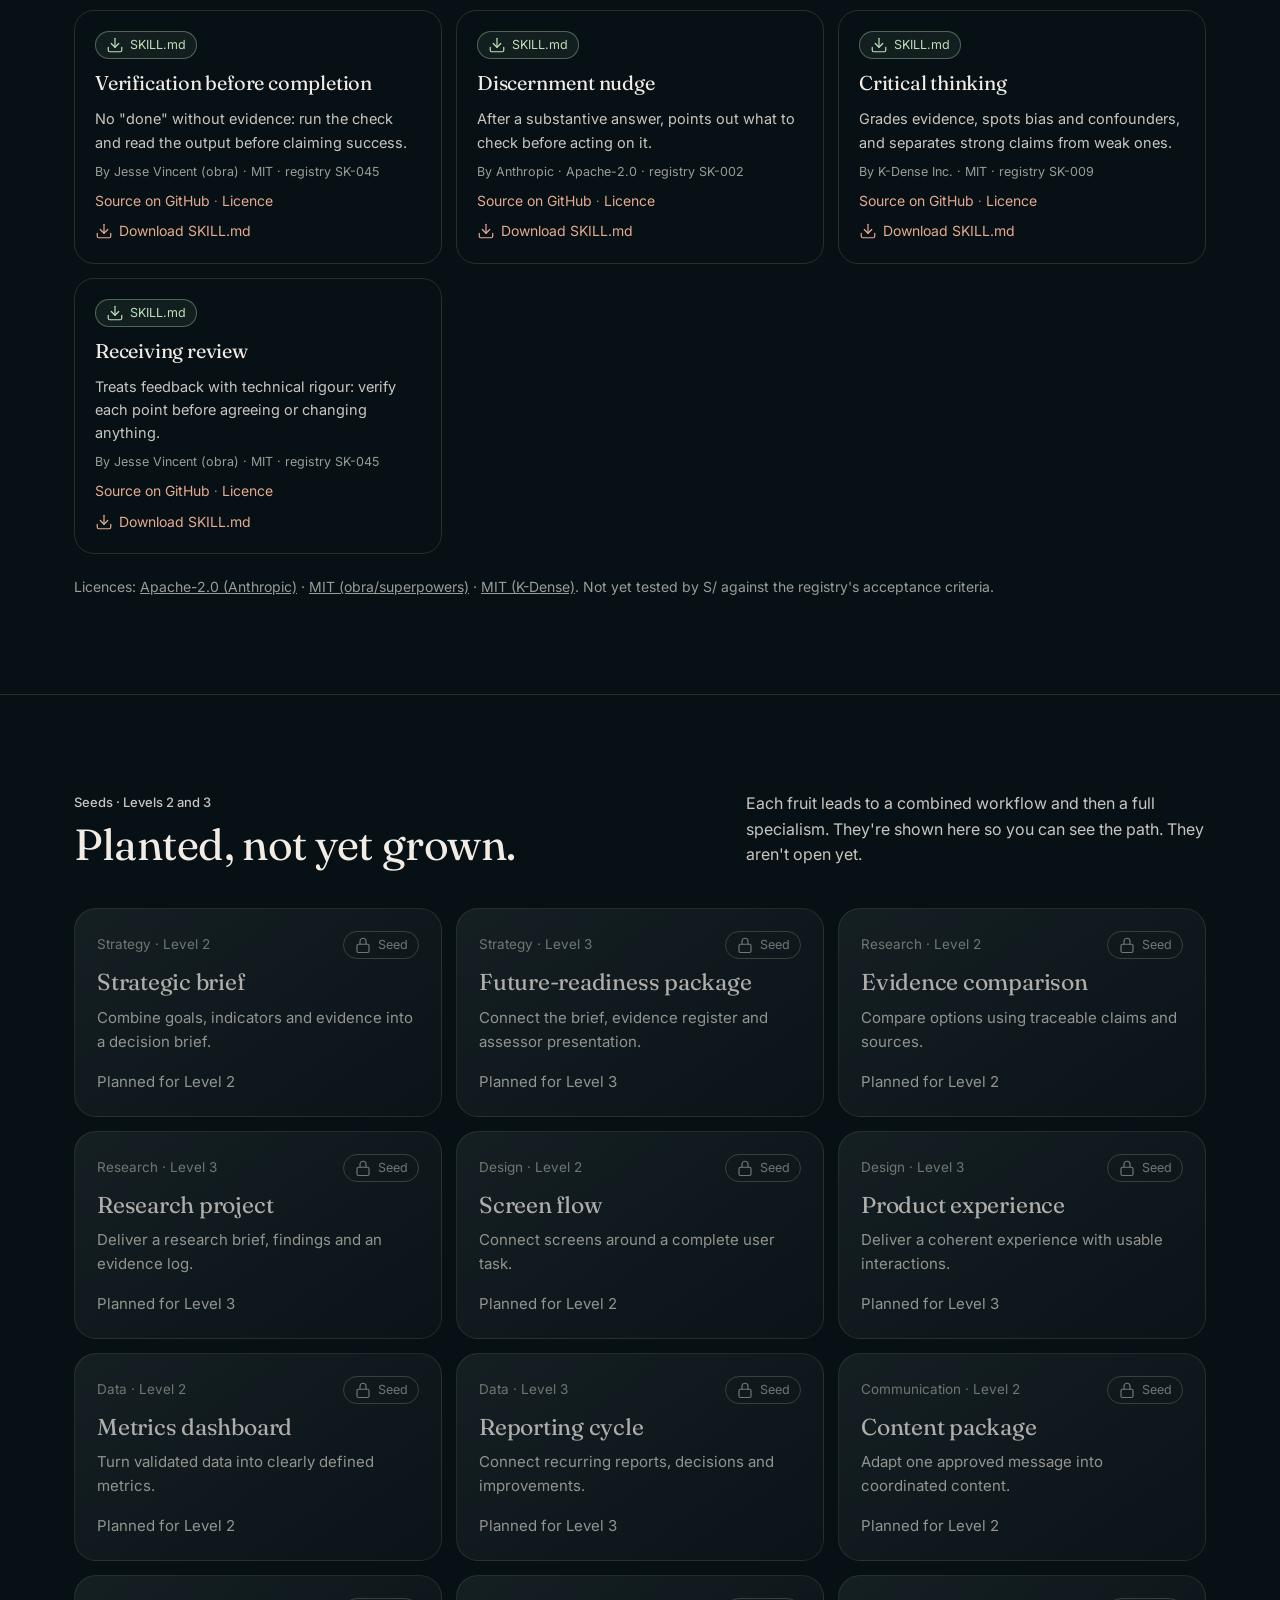
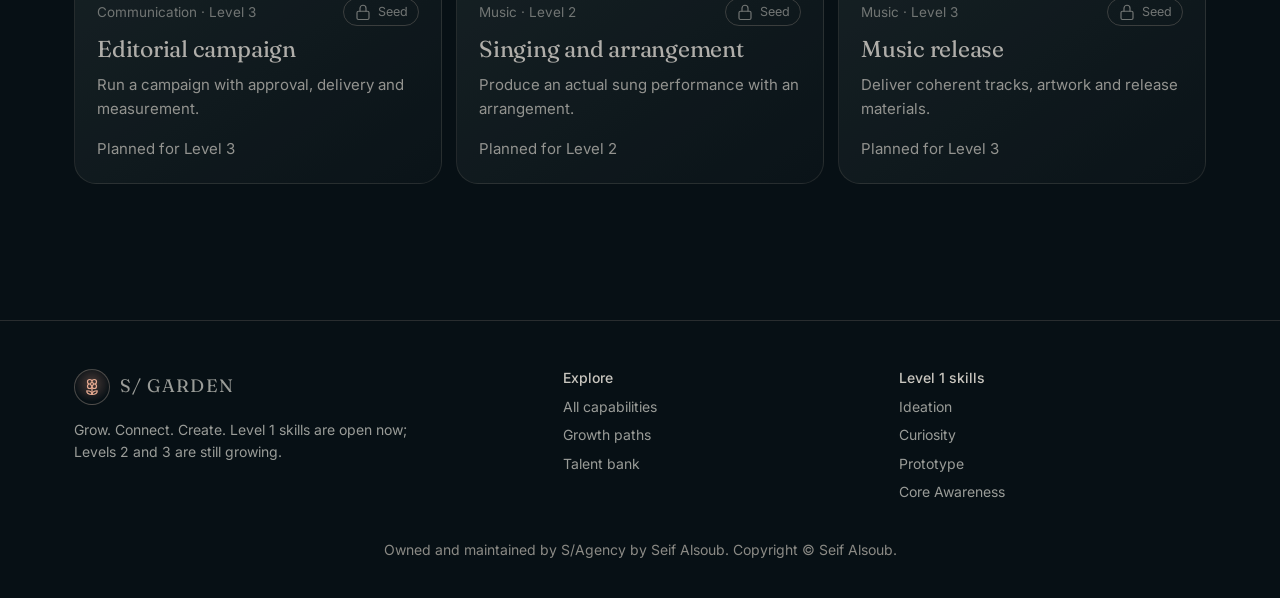
<file: talent-bank.html>
<!doctype html><html lang="en"><head><meta charset="utf-8"><link rel="icon" href="assets/img/favicon.svg" type="image/svg+xml">
<meta name="viewport" content="width=device-width,initial-scale=1">
<title>Talent bank · S/ Capability Garden</title><meta name="description" content="A living tree of human judgment and AI capability. Level 1 is open.">
<link rel="preconnect" href="https://fonts.googleapis.com">
<link rel="preconnect" href="https://fonts.gstatic.com" crossorigin>
<link rel="stylesheet" href="https://fonts.googleapis.com/css2?family=Fraunces:opsz,wght@9..144,300..600&family=Inter:wght@400..600&display=swap">
<link rel="stylesheet" href="assets/css/site.css"></head><body>
<a class="skip" href="#main">Skip to content</a>
<header class="site-head"><div class="wrap">
<a class="brand" href="index.html" aria-label="S/ Garden home"><span class="mark"><svg class="icon" viewBox="0 0 24 24" aria-hidden="true"><path d="M12 5a3 3 0 1 1 3 3m-3-3a3 3 0 1 0-3 3m3-3v1M9 8a3 3 0 1 0 3 3M9 8h1m5 0a3 3 0 1 1-3 3m3-3h-1m-2 3v-1"/><circle cx="12" cy="8" r="2"/><path d="M12 10v12"/><path d="M12 22c4.2 0 7-1.667 7-5-4.2 0-7 1.667-7 5Z"/><path d="M12 22c-4.2 0-7-1.667-7-5 4.2 0 7 1.667 7 5Z"/></svg></span>S/ GARDEN</a>
<button class="menu-btn" aria-expanded="false" aria-controls="site-nav" aria-label="Menu"><svg class="icon" viewBox="0 0 24 24" aria-hidden="true"><path d="M4 6h16M4 12h16M4 18h16"/></svg></button>
<nav class="nav" id="site-nav" aria-label="Main"><a href="index.html">Garden</a><a href="capabilities.html">All capabilities</a><a href="growth-paths.html">Growth paths</a><a href="talent-bank.html" aria-current="page">Talent bank</a><a href="readiness.html">Readiness</a><a href="levels.html">Levels</a></nav>
<a class="btn btn-primary head-cta" href="index.html#start">Pick your first skill <svg class="icon" viewBox="0 0 24 24" aria-hidden="true"><path d="M5 12h14"/><path d="m12 5 7 7-7 7"/></svg></a>
</div></header>
<main id="main"><section class="page-hero"><div class="wrap"><p class="crumbs"><a href="index.html">Garden</a> / Talent bank</p><h1>Pick something useful.</h1><p class="lede">Six working tools to try now, one for each craft. They're the first fruit of Level 1. The combined workflows and specialisms are planted and will open with Levels 2 and 3.</p>
<p style="margin-top:20px;display:flex;gap:18px;flex-wrap:wrap;color:var(--soft);font-size:14.5px"><span class="pill open"><span class="dot"></span>Fruit: working tool</span><span class="pill soon"><svg class="icon" viewBox="0 0 24 24" aria-hidden="true"><rect width="16" height="11" x="4" y="11" rx="2"/><path d="M8 11V7a4 4 0 0 1 8 0v4"/></svg> Seed: planned capability</span><span>Skill → Combined workflow → Specialism</span></p></div></section>
<section class="section tight" id="tools"><div class="wrap"><div class="sec-head"><div><p class="label">Level 1 · open now</p><h2>Six working tools.</h2></div><p>Everything runs in your browser. Nothing you paste is sent anywhere.</p></div><div class="fruit-grid"><article class="tile fruit" id="tool-goal" data-tool="goal"><div class="top"><span>Strategy · Level 1 skill</span><span class="pill open"><span class="dot"></span>Fruit</span></div><h3>Goal progress calculator</h3><p>Calculate the gap between a baseline and a target.</p><p class="muted" style="font-size:13.5px">Practises Goal setting (SK-001).</p>
<details class="tool" open><summary>Use the tool <svg class="icon" viewBox="0 0 24 24" aria-hidden="true"><path d="M5 12h14"/><path d="m12 5 7 7-7 7"/></svg></summary><div class="tool-body"><div class="row"><label>Baseline<input name="base" type="number" value="20"></label><label>Current<input name="cur" type="number" value="35"></label><label>Target<input name="tgt" type="number" value="60"></label></div><button class="btn btn-leaf run" type="button">Run check</button><div class="tool-out" aria-live="polite">Results appear here.</div></div></details></article><article class="tile fruit" id="tool-sources" data-tool="sources"><div class="top"><span>Research · Level 1 skill</span><span class="pill open"><span class="dot"></span>Fruit</span></div><h3>Source register</h3><p>Organise supplied links into a numbered source register.</p><p class="muted" style="font-size:13.5px">Practises Source collection (SK-008).</p>
<details class="tool" ><summary>Use the tool <svg class="icon" viewBox="0 0 24 24" aria-hidden="true"><path d="M5 12h14"/><path d="m12 5 7 7-7 7"/></svg></summary><div class="tool-body"><label>Links, one per line<textarea>https://www.who.int/news
https://data.worldbank.org/indicator
https://www.who.int/news</textarea></label><button class="btn btn-leaf run" type="button">Run check</button><div class="tool-out" aria-live="polite">Results appear here.</div></div></details></article><article class="tile fruit" id="tool-contrast" data-tool="contrast"><div class="top"><span>Design · Level 1 skill</span><span class="pill open"><span class="dot"></span>Fruit</span></div><h3>Contrast calculator</h3><p>Calculate text and background colour contrast.</p><p class="muted" style="font-size:13.5px">Practises Visual design (SK-015).</p>
<details class="tool" ><summary>Use the tool <svg class="icon" viewBox="0 0 24 24" aria-hidden="true"><path d="M5 12h14"/><path d="m12 5 7 7-7 7"/></svg></summary><div class="tool-body"><div class="row" style="grid-template-columns:1fr 1fr"><label>Text colour<input name="fg" type="color" value="#f2ece4"></label><label>Background<input name="bg" type="color" value="#091318"></label></div><button class="btn btn-leaf run" type="button">Run check</button><div class="tool-out" aria-live="polite">Results appear here.</div></div></details></article><article class="tile fruit" id="tool-csv" data-tool="csv"><div class="top"><span>Data · Level 1 skill</span><span class="pill open"><span class="dot"></span>Fruit</span></div><h3>CSV quality check</h3><p>Find empty cells, duplicate records and inconsistent row widths.</p><p class="muted" style="font-size:13.5px">Practises Cleaning (SK-020).</p>
<details class="tool" ><summary>Use the tool <svg class="icon" viewBox="0 0 24 24" aria-hidden="true"><path d="M5 12h14"/><path d="m12 5 7 7-7 7"/></svg></summary><div class="tool-body"><label>CSV text<textarea>name,email,city
Amal,amal@example.com,Dubai
Omar,,Abu Dhabi
Amal,amal@example.com,Dubai
Lina,lina@example.com</textarea></label><button class="btn btn-leaf run" type="button">Run check</button><div class="tool-out" aria-live="polite">Results appear here.</div></div></details></article><article class="tile fruit" id="tool-schedule" data-tool="schedule"><div class="top"><span>Communication · Level 1 skill</span><span class="pill open"><span class="dot"></span>Fruit</span></div><h3>Editorial schedule</h3><p>Create dated content slots from your supplied topics.</p><p class="muted" style="font-size:13.5px">Practises Writing (SK-025).</p>
<details class="tool" ><summary>Use the tool <svg class="icon" viewBox="0 0 24 24" aria-hidden="true"><path d="M5 12h14"/><path d="m12 5 7 7-7 7"/></svg></summary><div class="tool-body"><label>Topics, one per line<textarea>Why Level 1 comes first
Three ways to practise curiosity
Prototype in an afternoon</textarea></label><div class="row" style="grid-template-columns:1fr 1fr"><label>Start date<input name="start" type="date" value="2026-10-10"></label><label>Every (days)<input name="every" type="number" value="7" min="1"></label></div><button class="btn btn-leaf run" type="button">Run check</button><div class="tool-out" aria-live="polite">Results appear here.</div></div></details></article><article class="tile fruit" id="tool-lyrics" data-tool="lyrics"><div class="top"><span>Music · Level 1 skill</span><span class="pill open"><span class="dot"></span>Fruit</span></div><h3>Lyrics structure check</h3><p>Inspect section tags, line counts and repeated sections.</p><p class="muted" style="font-size:13.5px">Practises Lyrics (SK-031).</p>
<details class="tool" ><summary>Use the tool <svg class="icon" viewBox="0 0 24 24" aria-hidden="true"><path d="M5 12h14"/><path d="m12 5 7 7-7 7"/></svg></summary><div class="tool-body"><label>Lyrics with section tags<textarea>[Verse 1]
Roots in the dark
Reaching for light
[Chorus]
Grow, connect, create
[Verse 2]
Branches remember
[Chorus]
Grow, connect, create</textarea></label><button class="btn btn-leaf run" type="button">Run check</button><div class="tool-out" aria-live="polite">Results appear here.</div></div></details></article></div></div></section>
<section class="section band" id="open-skills"><div class="wrap"><div class="sec-head"><div><p class="label">Skills you can download</p><h2>Open agent skills for Level 1.</h2></div><p>Public SKILL.md files, chosen for each Level 1 branch and credited to their authors. Drop one into your agent's skills folder. Each keeps its original licence.</p></div><h3 class="os-group"><a href="skills/ideation.html">Ideation</a> <span class="muted">· 3 skills</span></h3><div class="grid3"><article class="wf"><span class="pill open" style="align-self:flex-start"><svg class="icon" viewBox="0 0 24 24" aria-hidden="true"><path d="M21 15v4a2 2 0 0 1-2 2H5a2 2 0 0 1-2-2v-4"/><path d="m7 10 5 5 5-5"/><path d="M12 15V3"/></svg> SKILL.md</span><h3>Brainstorming</h3><p>Turns a rough idea into a clear design through one-question-at-a-time dialogue before anything gets built.</p><p class="meta">By Jesse Vincent (obra) · MIT · registry SK-013</p><p class="meta"><a href="https://github.com/obra/superpowers/tree/main/skills/brainstorming" rel="noopener" target="_blank" style="margin:0;display:inline">Source on GitHub</a> · <a href="assets/skills/licenses/LICENSE-MIT-superpowers.md" style="margin:0;display:inline">Licence</a></p><a href="assets/skills/ideation/brainstorming/SKILL.md" download="brainstorming-SKILL.md"><svg class="icon" viewBox="0 0 24 24" aria-hidden="true"><path d="M21 15v4a2 2 0 0 1-2 2H5a2 2 0 0 1-2-2v-4"/><path d="m7 10 5 5 5-5"/><path d="M12 15V3"/></svg> Download SKILL.md</a></article><article class="wf"><span class="pill open" style="align-self:flex-start"><svg class="icon" viewBox="0 0 24 24" aria-hidden="true"><path d="M21 15v4a2 2 0 0 1-2 2H5a2 2 0 0 1-2-2v-4"/><path d="m7 10 5 5 5-5"/><path d="M12 15V3"/></svg> SKILL.md</span><h3>Structured brainstorming</h3><p>Independent idea generation, explicit assumptions, adversarial review and a decision log for early-stage directions.</p><p class="meta">By K-Dense Inc. · MIT · registry SK-004</p><p class="meta"><a href="https://github.com/K-Dense-AI/scientific-agent-skills/tree/main/skills/scientific-brainstorming" rel="noopener" target="_blank" style="margin:0;display:inline">Source on GitHub</a> · <a href="assets/skills/licenses/LICENSE-MIT-kdense.md" style="margin:0;display:inline">Licence</a></p><a href="assets/skills/ideation/scientific-brainstorming/SKILL.md" download="scientific-brainstorming-SKILL.md"><svg class="icon" viewBox="0 0 24 24" aria-hidden="true"><path d="M21 15v4a2 2 0 0 1-2 2H5a2 2 0 0 1-2-2v-4"/><path d="m7 10 5 5 5-5"/><path d="M12 15V3"/></svg> Download SKILL.md</a></article><article class="wf"><span class="pill open" style="align-self:flex-start"><svg class="icon" viewBox="0 0 24 24" aria-hidden="true"><path d="M21 15v4a2 2 0 0 1-2 2H5a2 2 0 0 1-2-2v-4"/><path d="m7 10 5 5 5-5"/><path d="M12 15V3"/></svg> SKILL.md</span><h3>Canvas design</h3><p>Develops a visual philosophy first, then expresses it as an original poster or static piece.</p><p class="meta">By Anthropic · Apache-2.0 · registry SK-015</p><p class="meta"><a href="https://github.com/anthropics/skills/tree/main/skills/canvas-design" rel="noopener" target="_blank" style="margin:0;display:inline">Source on GitHub</a> · <a href="assets/skills/licenses/LICENSE-Apache-2.0.md" style="margin:0;display:inline">Licence</a></p><a href="assets/skills/ideation/canvas-design/SKILL.md" download="canvas-design-SKILL.md"><svg class="icon" viewBox="0 0 24 24" aria-hidden="true"><path d="M21 15v4a2 2 0 0 1-2 2H5a2 2 0 0 1-2-2v-4"/><path d="m7 10 5 5 5-5"/><path d="M12 15V3"/></svg> Download SKILL.md</a></article></div><h3 class="os-group"><a href="skills/curiosity.html">Curiosity</a> <span class="muted">· 3 skills</span></h3><div class="grid3"><article class="wf"><span class="pill open" style="align-self:flex-start"><svg class="icon" viewBox="0 0 24 24" aria-hidden="true"><path d="M21 15v4a2 2 0 0 1-2 2H5a2 2 0 0 1-2-2v-4"/><path d="m7 10 5 5 5-5"/><path d="M12 15V3"/></svg> SKILL.md</span><h3>Hypothesis generation</h3><p>Turns observations into testable questions, rival explanations and predictions that could prove you wrong.</p><p class="meta">By K-Dense Inc. · MIT · registry SK-007</p><p class="meta"><a href="https://github.com/K-Dense-AI/scientific-agent-skills/tree/main/skills/hypothesis-generation" rel="noopener" target="_blank" style="margin:0;display:inline">Source on GitHub</a> · <a href="assets/skills/licenses/LICENSE-MIT-kdense.md" style="margin:0;display:inline">Licence</a></p><a href="assets/skills/curiosity/hypothesis-generation/SKILL.md" download="hypothesis-generation-SKILL.md"><svg class="icon" viewBox="0 0 24 24" aria-hidden="true"><path d="M21 15v4a2 2 0 0 1-2 2H5a2 2 0 0 1-2-2v-4"/><path d="m7 10 5 5 5-5"/><path d="M12 15V3"/></svg> Download SKILL.md</a></article><article class="wf"><span class="pill open" style="align-self:flex-start"><svg class="icon" viewBox="0 0 24 24" aria-hidden="true"><path d="M21 15v4a2 2 0 0 1-2 2H5a2 2 0 0 1-2-2v-4"/><path d="m7 10 5 5 5-5"/><path d="M12 15V3"/></svg> SKILL.md</span><h3>Literature review</h3><p>Runs reproducible searches, screens sources, checks citations and writes a traceable synthesis.</p><p class="meta">By K-Dense Inc. · MIT · registry SK-008, SK-010</p><p class="meta"><a href="https://github.com/K-Dense-AI/scientific-agent-skills/tree/main/skills/literature-review" rel="noopener" target="_blank" style="margin:0;display:inline">Source on GitHub</a> · <a href="assets/skills/licenses/LICENSE-MIT-kdense.md" style="margin:0;display:inline">Licence</a></p><a href="assets/skills/curiosity/literature-review/SKILL.md" download="literature-review-SKILL.md"><svg class="icon" viewBox="0 0 24 24" aria-hidden="true"><path d="M21 15v4a2 2 0 0 1-2 2H5a2 2 0 0 1-2-2v-4"/><path d="m7 10 5 5 5-5"/><path d="M12 15V3"/></svg> Download SKILL.md</a></article><article class="wf"><span class="pill open" style="align-self:flex-start"><svg class="icon" viewBox="0 0 24 24" aria-hidden="true"><path d="M21 15v4a2 2 0 0 1-2 2H5a2 2 0 0 1-2-2v-4"/><path d="m7 10 5 5 5-5"/><path d="M12 15V3"/></svg> SKILL.md</span><h3>Systematic debugging</h3><p>Finds the root cause before proposing a fix: investigate, compare, hypothesise, then test.</p><p class="meta">By Jesse Vincent (obra) · MIT · registry SK-021</p><p class="meta"><a href="https://github.com/obra/superpowers/tree/main/skills/systematic-debugging" rel="noopener" target="_blank" style="margin:0;display:inline">Source on GitHub</a> · <a href="assets/skills/licenses/LICENSE-MIT-superpowers.md" style="margin:0;display:inline">Licence</a></p><a href="assets/skills/curiosity/systematic-debugging/SKILL.md" download="systematic-debugging-SKILL.md"><svg class="icon" viewBox="0 0 24 24" aria-hidden="true"><path d="M21 15v4a2 2 0 0 1-2 2H5a2 2 0 0 1-2-2v-4"/><path d="m7 10 5 5 5-5"/><path d="M12 15V3"/></svg> Download SKILL.md</a></article></div><h3 class="os-group"><a href="skills/prototype.html">Prototype</a> <span class="muted">· 4 skills</span></h3><div class="grid3"><article class="wf"><span class="pill open" style="align-self:flex-start"><svg class="icon" viewBox="0 0 24 24" aria-hidden="true"><path d="M21 15v4a2 2 0 0 1-2 2H5a2 2 0 0 1-2-2v-4"/><path d="m7 10 5 5 5-5"/><path d="M12 15V3"/></svg> SKILL.md</span><h3>Frontend design</h3><p>Gives a new interface a distinct, intentional look instead of a templated default.</p><p class="meta">By Anthropic · Apache-2.0 · registry SK-014, SK-015</p><p class="meta"><a href="https://github.com/anthropics/skills/tree/main/skills/frontend-design" rel="noopener" target="_blank" style="margin:0;display:inline">Source on GitHub</a> · <a href="assets/skills/licenses/LICENSE-Apache-2.0.md" style="margin:0;display:inline">Licence</a></p><a href="assets/skills/prototype/frontend-design/SKILL.md" download="frontend-design-SKILL.md"><svg class="icon" viewBox="0 0 24 24" aria-hidden="true"><path d="M21 15v4a2 2 0 0 1-2 2H5a2 2 0 0 1-2-2v-4"/><path d="m7 10 5 5 5-5"/><path d="M12 15V3"/></svg> Download SKILL.md</a></article><article class="wf"><span class="pill open" style="align-self:flex-start"><svg class="icon" viewBox="0 0 24 24" aria-hidden="true"><path d="M21 15v4a2 2 0 0 1-2 2H5a2 2 0 0 1-2-2v-4"/><path d="m7 10 5 5 5-5"/><path d="M12 15V3"/></svg> SKILL.md</span><h3>Web app testing</h3><p>Checks a local web app in a real browser with Playwright: screenshots, logs and behaviour.</p><p class="meta">By Anthropic · Apache-2.0 · registry SK-043</p><p class="meta"><a href="https://github.com/anthropics/skills/tree/main/skills/webapp-testing" rel="noopener" target="_blank" style="margin:0;display:inline">Source on GitHub</a> · <a href="assets/skills/licenses/LICENSE-Apache-2.0.md" style="margin:0;display:inline">Licence</a></p><a href="assets/skills/prototype/webapp-testing/SKILL.md" download="webapp-testing-SKILL.md"><svg class="icon" viewBox="0 0 24 24" aria-hidden="true"><path d="M21 15v4a2 2 0 0 1-2 2H5a2 2 0 0 1-2-2v-4"/><path d="m7 10 5 5 5-5"/><path d="M12 15V3"/></svg> Download SKILL.md</a></article><article class="wf"><span class="pill open" style="align-self:flex-start"><svg class="icon" viewBox="0 0 24 24" aria-hidden="true"><path d="M21 15v4a2 2 0 0 1-2 2H5a2 2 0 0 1-2-2v-4"/><path d="m7 10 5 5 5-5"/><path d="M12 15V3"/></svg> SKILL.md</span><h3>Test-driven development</h3><p>Write the test, watch it fail, then write the smallest code that passes.</p><p class="meta">By Jesse Vincent (obra) · MIT · registry SK-037</p><p class="meta"><a href="https://github.com/obra/superpowers/tree/main/skills/test-driven-development" rel="noopener" target="_blank" style="margin:0;display:inline">Source on GitHub</a> · <a href="assets/skills/licenses/LICENSE-MIT-superpowers.md" style="margin:0;display:inline">Licence</a></p><a href="assets/skills/prototype/test-driven-development/SKILL.md" download="test-driven-development-SKILL.md"><svg class="icon" viewBox="0 0 24 24" aria-hidden="true"><path d="M21 15v4a2 2 0 0 1-2 2H5a2 2 0 0 1-2-2v-4"/><path d="m7 10 5 5 5-5"/><path d="M12 15V3"/></svg> Download SKILL.md</a></article><article class="wf"><span class="pill open" style="align-self:flex-start"><svg class="icon" viewBox="0 0 24 24" aria-hidden="true"><path d="M21 15v4a2 2 0 0 1-2 2H5a2 2 0 0 1-2-2v-4"/><path d="m7 10 5 5 5-5"/><path d="M12 15V3"/></svg> SKILL.md</span><h3>Writing plans</h3><p>Breaks a spec into small, checkable steps someone new to the project could follow.</p><p class="meta">By Jesse Vincent (obra) · MIT · registry SK-016</p><p class="meta"><a href="https://github.com/obra/superpowers/tree/main/skills/writing-plans" rel="noopener" target="_blank" style="margin:0;display:inline">Source on GitHub</a> · <a href="assets/skills/licenses/LICENSE-MIT-superpowers.md" style="margin:0;display:inline">Licence</a></p><a href="assets/skills/prototype/writing-plans/SKILL.md" download="writing-plans-SKILL.md"><svg class="icon" viewBox="0 0 24 24" aria-hidden="true"><path d="M21 15v4a2 2 0 0 1-2 2H5a2 2 0 0 1-2-2v-4"/><path d="m7 10 5 5 5-5"/><path d="M12 15V3"/></svg> Download SKILL.md</a></article></div><h3 class="os-group"><a href="skills/core-awareness.html">Core Awareness</a> <span class="muted">· 4 skills</span></h3><div class="grid3"><article class="wf"><span class="pill open" style="align-self:flex-start"><svg class="icon" viewBox="0 0 24 24" aria-hidden="true"><path d="M21 15v4a2 2 0 0 1-2 2H5a2 2 0 0 1-2-2v-4"/><path d="m7 10 5 5 5-5"/><path d="M12 15V3"/></svg> SKILL.md</span><h3>Verification before completion</h3><p>No &quot;done&quot; without evidence: run the check and read the output before claiming success.</p><p class="meta">By Jesse Vincent (obra) · MIT · registry SK-045</p><p class="meta"><a href="https://github.com/obra/superpowers/tree/main/skills/verification-before-completion" rel="noopener" target="_blank" style="margin:0;display:inline">Source on GitHub</a> · <a href="assets/skills/licenses/LICENSE-MIT-superpowers.md" style="margin:0;display:inline">Licence</a></p><a href="assets/skills/core-awareness/verification-before-completion/SKILL.md" download="verification-before-completion-SKILL.md"><svg class="icon" viewBox="0 0 24 24" aria-hidden="true"><path d="M21 15v4a2 2 0 0 1-2 2H5a2 2 0 0 1-2-2v-4"/><path d="m7 10 5 5 5-5"/><path d="M12 15V3"/></svg> Download SKILL.md</a></article><article class="wf"><span class="pill open" style="align-self:flex-start"><svg class="icon" viewBox="0 0 24 24" aria-hidden="true"><path d="M21 15v4a2 2 0 0 1-2 2H5a2 2 0 0 1-2-2v-4"/><path d="m7 10 5 5 5-5"/><path d="M12 15V3"/></svg> SKILL.md</span><h3>Discernment nudge</h3><p>After a substantive answer, points out what to check before acting on it.</p><p class="meta">By Anthropic · Apache-2.0 · registry SK-002</p><p class="meta"><a href="https://github.com/anthropics/skills/tree/main/skills/discernment-nudge" rel="noopener" target="_blank" style="margin:0;display:inline">Source on GitHub</a> · <a href="assets/skills/licenses/LICENSE-Apache-2.0.md" style="margin:0;display:inline">Licence</a></p><a href="assets/skills/core-awareness/discernment-nudge/SKILL.md" download="discernment-nudge-SKILL.md"><svg class="icon" viewBox="0 0 24 24" aria-hidden="true"><path d="M21 15v4a2 2 0 0 1-2 2H5a2 2 0 0 1-2-2v-4"/><path d="m7 10 5 5 5-5"/><path d="M12 15V3"/></svg> Download SKILL.md</a></article><article class="wf"><span class="pill open" style="align-self:flex-start"><svg class="icon" viewBox="0 0 24 24" aria-hidden="true"><path d="M21 15v4a2 2 0 0 1-2 2H5a2 2 0 0 1-2-2v-4"/><path d="m7 10 5 5 5-5"/><path d="M12 15V3"/></svg> SKILL.md</span><h3>Critical thinking</h3><p>Grades evidence, spots bias and confounders, and separates strong claims from weak ones.</p><p class="meta">By K-Dense Inc. · MIT · registry SK-009</p><p class="meta"><a href="https://github.com/K-Dense-AI/scientific-agent-skills/tree/main/skills/scientific-critical-thinking" rel="noopener" target="_blank" style="margin:0;display:inline">Source on GitHub</a> · <a href="assets/skills/licenses/LICENSE-MIT-kdense.md" style="margin:0;display:inline">Licence</a></p><a href="assets/skills/core-awareness/scientific-critical-thinking/SKILL.md" download="scientific-critical-thinking-SKILL.md"><svg class="icon" viewBox="0 0 24 24" aria-hidden="true"><path d="M21 15v4a2 2 0 0 1-2 2H5a2 2 0 0 1-2-2v-4"/><path d="m7 10 5 5 5-5"/><path d="M12 15V3"/></svg> Download SKILL.md</a></article><article class="wf"><span class="pill open" style="align-self:flex-start"><svg class="icon" viewBox="0 0 24 24" aria-hidden="true"><path d="M21 15v4a2 2 0 0 1-2 2H5a2 2 0 0 1-2-2v-4"/><path d="m7 10 5 5 5-5"/><path d="M12 15V3"/></svg> SKILL.md</span><h3>Receiving review</h3><p>Treats feedback with technical rigour: verify each point before agreeing or changing anything.</p><p class="meta">By Jesse Vincent (obra) · MIT · registry SK-045</p><p class="meta"><a href="https://github.com/obra/superpowers/tree/main/skills/receiving-code-review" rel="noopener" target="_blank" style="margin:0;display:inline">Source on GitHub</a> · <a href="assets/skills/licenses/LICENSE-MIT-superpowers.md" style="margin:0;display:inline">Licence</a></p><a href="assets/skills/core-awareness/receiving-code-review/SKILL.md" download="receiving-code-review-SKILL.md"><svg class="icon" viewBox="0 0 24 24" aria-hidden="true"><path d="M21 15v4a2 2 0 0 1-2 2H5a2 2 0 0 1-2-2v-4"/><path d="m7 10 5 5 5-5"/><path d="M12 15V3"/></svg> Download SKILL.md</a></article></div><p class="muted" style="margin-top:22px;font-size:14px">Licences: <a href="assets/skills/licenses/LICENSE-Apache-2.0.md">Apache-2.0 (Anthropic)</a> · <a href="assets/skills/licenses/LICENSE-MIT-superpowers.md">MIT (obra/superpowers)</a> · <a href="assets/skills/licenses/LICENSE-MIT-kdense.md">MIT (K-Dense)</a>. Not yet tested by S/ against the registry's acceptance criteria.</p></div></section>
<section class="section band"><div class="wrap"><div class="sec-head"><div><p class="label">Seeds · Levels 2 and 3</p><h2>Planted, not yet grown.</h2></div><p>Each fruit leads to a combined workflow and then a full specialism. They're shown here so you can see the path. They aren't open yet.</p></div><div class="grid3"><article class="tile seed" data-tags="strategy"><div class="top"><span>Strategy · Level 2</span><span class="pill soon"><svg class="icon" viewBox="0 0 24 24" aria-hidden="true"><rect width="16" height="11" x="4" y="11" rx="2"/><path d="M8 11V7a4 4 0 0 1 8 0v4"/></svg> Seed</span></div><h3>Strategic brief</h3><p>Combine goals, indicators and evidence into a decision brief.</p><span class="act">Planned for Level 2</span></article><article class="tile seed" data-tags="strategy"><div class="top"><span>Strategy · Level 3</span><span class="pill soon"><svg class="icon" viewBox="0 0 24 24" aria-hidden="true"><rect width="16" height="11" x="4" y="11" rx="2"/><path d="M8 11V7a4 4 0 0 1 8 0v4"/></svg> Seed</span></div><h3>Future-readiness package</h3><p>Connect the brief, evidence register and assessor presentation.</p><span class="act">Planned for Level 3</span></article><article class="tile seed" data-tags="research"><div class="top"><span>Research · Level 2</span><span class="pill soon"><svg class="icon" viewBox="0 0 24 24" aria-hidden="true"><rect width="16" height="11" x="4" y="11" rx="2"/><path d="M8 11V7a4 4 0 0 1 8 0v4"/></svg> Seed</span></div><h3>Evidence comparison</h3><p>Compare options using traceable claims and sources.</p><span class="act">Planned for Level 2</span></article><article class="tile seed" data-tags="research"><div class="top"><span>Research · Level 3</span><span class="pill soon"><svg class="icon" viewBox="0 0 24 24" aria-hidden="true"><rect width="16" height="11" x="4" y="11" rx="2"/><path d="M8 11V7a4 4 0 0 1 8 0v4"/></svg> Seed</span></div><h3>Research project</h3><p>Deliver a research brief, findings and an evidence log.</p><span class="act">Planned for Level 3</span></article><article class="tile seed" data-tags="design"><div class="top"><span>Design · Level 2</span><span class="pill soon"><svg class="icon" viewBox="0 0 24 24" aria-hidden="true"><rect width="16" height="11" x="4" y="11" rx="2"/><path d="M8 11V7a4 4 0 0 1 8 0v4"/></svg> Seed</span></div><h3>Screen flow</h3><p>Connect screens around a complete user task.</p><span class="act">Planned for Level 2</span></article><article class="tile seed" data-tags="design"><div class="top"><span>Design · Level 3</span><span class="pill soon"><svg class="icon" viewBox="0 0 24 24" aria-hidden="true"><rect width="16" height="11" x="4" y="11" rx="2"/><path d="M8 11V7a4 4 0 0 1 8 0v4"/></svg> Seed</span></div><h3>Product experience</h3><p>Deliver a coherent experience with usable interactions.</p><span class="act">Planned for Level 3</span></article><article class="tile seed" data-tags="data"><div class="top"><span>Data · Level 2</span><span class="pill soon"><svg class="icon" viewBox="0 0 24 24" aria-hidden="true"><rect width="16" height="11" x="4" y="11" rx="2"/><path d="M8 11V7a4 4 0 0 1 8 0v4"/></svg> Seed</span></div><h3>Metrics dashboard</h3><p>Turn validated data into clearly defined metrics.</p><span class="act">Planned for Level 2</span></article><article class="tile seed" data-tags="data"><div class="top"><span>Data · Level 3</span><span class="pill soon"><svg class="icon" viewBox="0 0 24 24" aria-hidden="true"><rect width="16" height="11" x="4" y="11" rx="2"/><path d="M8 11V7a4 4 0 0 1 8 0v4"/></svg> Seed</span></div><h3>Reporting cycle</h3><p>Connect recurring reports, decisions and improvements.</p><span class="act">Planned for Level 3</span></article><article class="tile seed" data-tags="communication"><div class="top"><span>Communication · Level 2</span><span class="pill soon"><svg class="icon" viewBox="0 0 24 24" aria-hidden="true"><rect width="16" height="11" x="4" y="11" rx="2"/><path d="M8 11V7a4 4 0 0 1 8 0v4"/></svg> Seed</span></div><h3>Content package</h3><p>Adapt one approved message into coordinated content.</p><span class="act">Planned for Level 2</span></article><article class="tile seed" data-tags="communication"><div class="top"><span>Communication · Level 3</span><span class="pill soon"><svg class="icon" viewBox="0 0 24 24" aria-hidden="true"><rect width="16" height="11" x="4" y="11" rx="2"/><path d="M8 11V7a4 4 0 0 1 8 0v4"/></svg> Seed</span></div><h3>Editorial campaign</h3><p>Run a campaign with approval, delivery and measurement.</p><span class="act">Planned for Level 3</span></article><article class="tile seed" data-tags="music"><div class="top"><span>Music · Level 2</span><span class="pill soon"><svg class="icon" viewBox="0 0 24 24" aria-hidden="true"><rect width="16" height="11" x="4" y="11" rx="2"/><path d="M8 11V7a4 4 0 0 1 8 0v4"/></svg> Seed</span></div><h3>Singing and arrangement</h3><p>Produce an actual sung performance with an arrangement.</p><span class="act">Planned for Level 2</span></article><article class="tile seed" data-tags="music"><div class="top"><span>Music · Level 3</span><span class="pill soon"><svg class="icon" viewBox="0 0 24 24" aria-hidden="true"><rect width="16" height="11" x="4" y="11" rx="2"/><path d="M8 11V7a4 4 0 0 1 8 0v4"/></svg> Seed</span></div><h3>Music release</h3><p>Deliver coherent tracks, artwork and release materials.</p><span class="act">Planned for Level 3</span></article></div></div></section></main>
<footer class="site-foot"><div class="wrap"><div class="foot-grid">
<div><a class="brand" href="index.html"><span class="mark"><svg class="icon" viewBox="0 0 24 24" aria-hidden="true"><path d="M12 5a3 3 0 1 1 3 3m-3-3a3 3 0 1 0-3 3m3-3v1M9 8a3 3 0 1 0 3 3M9 8h1m5 0a3 3 0 1 1-3 3m3-3h-1m-2 3v-1"/><circle cx="12" cy="8" r="2"/><path d="M12 10v12"/><path d="M12 22c4.2 0 7-1.667 7-5-4.2 0-7 1.667-7 5Z"/><path d="M12 22c-4.2 0-7-1.667-7-5 4.2 0 7 1.667 7 5Z"/></svg></span>S/ GARDEN</a><p style="margin-top:14px;max-width:38ch">Grow. Connect. Create. Level 1 skills are open now; Levels 2 and 3 are still growing.</p></div>
<div><h4>Explore</h4><ul><li><a href="capabilities.html">All capabilities</a></li><li><a href="growth-paths.html">Growth paths</a></li><li><a href="talent-bank.html">Talent bank</a></li></ul></div>
<div><h4>Level 1 skills</h4><ul><li><a href="skills/ideation.html">Ideation</a></li><li><a href="skills/curiosity.html">Curiosity</a></li><li><a href="skills/prototype.html">Prototype</a></li><li><a href="skills/core-awareness.html">Core Awareness</a></li></ul></div>
</div><p class="copy">Owned and maintained by S/Agency by Seif Alsoub. Copyright © Seif Alsoub.</p></div></footer>
<script src="assets/js/site.js" defer></script></body></html>
</file>
<file: assets/css/site.css>
/* S/ Capability Garden — launch prototype (Level 1)
   Tokens derived from Figma UCNszZ2Fvwwv0ubMIpipi8 (bg #091318, ink #f2ece4, rose #c68a79/#e6aa91, leaf #bddebc).
   Deviation: Georgia/Inter from Figma replaced by Fraunces (display) + Inter (text), loaded from Google Fonts. */
:root{
  --night:#071015; --deep:#0b161b; --panel:#0f1c21; --line:rgba(219,197,182,.16); --line-strong:rgba(219,197,182,.3);
  --ink:#f2ece4; --soft:#c9c6bf; --mute:#9a9c98; --rose:#c68a79; --petal:#e6aa91; --clay:#71463a;
  --leaf:#bddebc; --leaf-line:rgba(155,190,151,.45); --leaf-bg:rgba(126,170,122,.10);
  --serif:"Fraunces",Georgia,serif; --sans:"Inter",system-ui,-apple-system,"Segoe UI",sans-serif;
  --r-s:12px; --r-m:20px; --r-l:30px; --wrap:1180px;
}
*{box-sizing:border-box}
html{scroll-behavior:smooth}
@media (prefers-reduced-motion:reduce){html{scroll-behavior:auto}*,*::before,*::after{animation:none!important;transition:none!important}}
body{margin:0;background:var(--night);color:var(--ink);font:400 16px/1.6 var(--sans);-webkit-font-smoothing:antialiased}
img{max-width:100%;display:block}
a{color:inherit}
:focus-visible{outline:2px solid var(--petal);outline-offset:3px;border-radius:6px}
.wrap{max-width:var(--wrap);margin:0 auto;padding:0 24px}
.skip{position:absolute;left:-999px;top:8px;background:var(--ink);color:var(--night);padding:8px 14px;border-radius:8px;z-index:99}
.skip:focus{left:12px}
h1,h2,h3{font-family:var(--serif);font-weight:400;letter-spacing:-.01em;margin:0}
p{margin:0}
.label{font-size:13px;color:var(--rose);font-weight:500}
.lede{color:var(--soft);font-size:18px;max-width:58ch}
.muted{color:var(--mute)}
.icon{width:18px;height:18px;flex:none;stroke:currentColor;fill:none;stroke-width:1.6;stroke-linecap:round;stroke-linejoin:round}

/* Header */
.site-head{position:sticky;top:0;z-index:40;background:rgba(7,16,21,.82);backdrop-filter:blur(14px);border-bottom:1px solid var(--line)}
.site-head .wrap{display:flex;align-items:center;gap:28px;height:68px;max-width:1320px}
.brand{display:flex;align-items:center;gap:10px;text-decoration:none;font-family:var(--serif);font-size:18px;letter-spacing:.06em}
.brand .mark{width:36px;height:36px;border-radius:50%;display:grid;place-items:center;border:1px solid var(--line-strong);background:radial-gradient(circle at 50% 40%,rgba(198,138,121,.35),transparent 70%);color:var(--petal)}
.nav{display:flex;gap:4px;margin-left:auto}
.nav a{padding:8px 14px;border-radius:999px;text-decoration:none;color:var(--soft);font-size:15px}
.nav a:hover{color:var(--ink);background:rgba(255,255,255,.04)}
.nav a[aria-current=page]{color:var(--ink);background:rgba(198,138,121,.14)}
.head-cta{margin-left:8px}
.menu-btn{display:none;margin-left:auto;background:none;border:1px solid var(--line-strong);color:var(--ink);border-radius:10px;padding:8px}
@media (max-width:980px){
  .nav{display:none;position:absolute;top:68px;left:0;right:0;flex-direction:column;background:var(--deep);padding:12px 16px 18px;border-bottom:1px solid var(--line)}
  .nav.open{display:flex}.nav a{padding:12px 14px}
  .menu-btn{display:block}.head-cta{display:none}
}

/* Buttons */
.btn{display:inline-flex;align-items:center;gap:10px;padding:12px 18px;border-radius:14px;font:500 15px/1 var(--sans);text-decoration:none;border:1px solid var(--line-strong);color:var(--ink);background:rgba(255,255,255,.03);cursor:pointer;transition:background .2s,border-color .2s}
.btn:hover{background:rgba(255,255,255,.07)}
.btn-primary{background:var(--clay);border-color:var(--petal)}
.btn-primary:hover{background:#86553f}
.btn-leaf{background:var(--leaf-bg);border-color:var(--leaf-line);color:var(--leaf)}
.btn[aria-disabled=true]{opacity:.55;cursor:not-allowed}

/* Status pills */
.pill{display:inline-flex;align-items:center;gap:6px;font-size:12.5px;padding:3px 10px;border-radius:999px;border:1px solid var(--line-strong);color:var(--soft);white-space:nowrap}
.pill.open{color:var(--leaf);border-color:var(--leaf-line);background:var(--leaf-bg)}
.pill.soon{color:var(--mute)}
.pill.Available{color:#d9c9a3;border-color:rgba(217,201,163,.35)}
.pill.Connected{color:#a9cbe0;border-color:rgba(169,203,224,.35)}
.pill.Blocked{color:#e3a19a;border-color:rgba(227,161,154,.4)}
.dot{width:7px;height:7px;border-radius:50%;background:currentColor}

/* ===== Hero / tree (Figma 1:5 overlay) ===== */
.hero{position:relative;overflow:hidden;background:#091318}
.hero-stage{position:relative;max-width:1440px;margin:0 auto;padding:8px 12px 28px;min-height:min(860px,calc(100dvh - 68px))}
.hero-stage .tree-crop{--cx:0;--cy:0;--cw:1129.421875;--ch:846.5625;width:min(100%,1120px);margin:0 auto;aspect-ratio:1129.421875/846.5625}
.tree-crop{position:relative;width:100%;aspect-ratio:var(--cw)/var(--ch);overflow:hidden;container-type:inline-size}
.tree-full{position:absolute;width:calc(100% * 1129.421875 / var(--cw));aspect-ratio:1129.421875/846.5625;left:calc(-100% * var(--cx) / var(--cw));top:calc(-100cqw * var(--cy) / var(--cw))}
.tree-full>img{position:absolute;inset:0;width:100%;height:100%;object-fit:cover}
.tree-full::after{content:"";position:absolute;inset:0;pointer-events:none;background:radial-gradient(ellipse 72% 68% at 50% 48%,transparent 52%,rgba(9,19,24,.55) 78%,#091318 100%)}
.tree-nodes{position:absolute;inset:0;container-type:inline-size;z-index:2;--u:calc(100cqw / 1129.421875)}
.node{position:absolute;left:calc(var(--x)*var(--u));top:calc(var(--y)*var(--u));width:calc(var(--s)*var(--u));height:calc(var(--s)*var(--u));border-radius:50%;display:flex;flex-direction:column;align-items:center;justify-content:center;text-align:center;text-decoration:none;color:var(--ink);background:radial-gradient(circle at 50% 35%,rgba(40,48,50,.78),rgba(10,16,19,.86));border:1px solid rgba(242,236,228,.22);font-family:var(--serif);cursor:pointer;padding:0;transition:transform .25s,box-shadow .25s,border-color .25s;z-index:2}
.node .n{font-weight:600;font-size:max(8px,calc(var(--u)*12.5));line-height:1.05}
.node .l{font-family:var(--sans);font-size:max(7px,calc(var(--u)*9.5));color:var(--soft);margin-top:calc(var(--u)*3)}
.node .ring{position:absolute;left:-4%;top:-16.8%;width:133.5%;height:133.5%;border-radius:50%;border:1px solid rgba(230,170,145,.18);pointer-events:none}
.node .ring::after{content:"";position:absolute;left:76.5%;top:12.5%;width:8%;height:8%;border-radius:50%;background:var(--petal);box-shadow:0 0 8px var(--petal)}
.node.live{border-color:rgba(230,170,145,.55);box-shadow:0 0 0 calc(var(--u)*3) rgba(230,170,145,.12),0 0 calc(var(--u)*32) rgba(230,170,145,.42),0 0 calc(var(--u)*18) rgba(189,222,188,.18)}
.node.live .l{color:#e6c4a8}
.node.live .ring{border-color:rgba(230,170,145,.45)}
.node.live .ring::after{background:var(--petal);box-shadow:0 0 10px var(--petal);animation:pulse 2.6s ease-in-out infinite}
.node.live:hover,.node.live:focus-visible{transform:scale(1.07);border-color:var(--petal)}
.node.locked{opacity:.62;filter:saturate(.45)}
.node.locked .ring{border-style:dashed;border-color:rgba(242,236,228,.14)}
.node.locked .ring::after{background:#59615f;box-shadow:none}
.node.locked .lock{width:calc(var(--u)*11);height:calc(var(--u)*11);min-width:8px;min-height:8px;margin-bottom:calc(var(--u)*2);opacity:.8}
.node.locked:hover,.node.locked:focus-visible{opacity:.85}
.node.core{z-index:3;background:radial-gradient(circle at 50% 30%,rgba(230,170,145,.4),rgba(30,20,20,.5) 70%);border-color:rgba(230,170,145,.55);box-shadow:0 0 calc(var(--u)*48) rgba(230,170,145,.45),0 0 calc(var(--u)*20) rgba(198,138,121,.35)}
.node.core .n{font-size:max(9px,calc(var(--u)*15))}
.node.core .l{color:#f0dcc8;font-size:max(7px,calc(var(--u)*10))}
.node.core .ring{display:none}
@keyframes pulse{0%,100%{opacity:1;transform:scale(1)}50%{opacity:.55;transform:scale(1.5)}}
.tip{position:absolute;z-index:5;transform:translate(-50%,calc(-100% - 10px));background:#101d22;border:1px solid var(--line-strong);border-radius:12px;padding:10px 12px;font:13px/1.4 var(--sans);color:var(--soft);width:max-content;max-width:220px;pointer-events:none;opacity:0;transition:opacity .15s}
.tip.show{opacity:1}
.tip strong{display:block;color:var(--ink);font-weight:600;margin-bottom:2px}
.hero-copy{position:absolute;left:clamp(16px,3.2vw,36px);top:clamp(72px,16%,150px);width:min(190px,17vw);z-index:6;pointer-events:none}
.hero-copy > *{pointer-events:auto}
.hero-copy h1{font-size:clamp(28px,3.2vw,42px);line-height:.96;font-weight:400;letter-spacing:-.025em;color:#f4eee9}
.hero-copy h1 span{display:block}
.hero-copy .lede{font-size:15px;line-height:1.48;color:#aaa9a5;margin:18px 0 20px;max-width:171px}
.btn-ghost{display:inline-flex;align-items:center;justify-content:space-between;gap:8px;width:100%;max-width:171px;height:46px;padding:0 16px;border-radius:16px;border:1px solid rgba(223,202,180,.36);background:linear-gradient(165deg,rgba(47,45,41,.76),rgba(24,30,31,.68));color:#eee3d7;font:400 15px/1 var(--serif);text-decoration:none}
.btn-ghost:hover{border-color:rgba(223,202,180,.55)}
.scroll-hint{display:flex;align-items:center;gap:10px;margin-top:28px;font-size:12px;color:#858886}
.scroll-box{display:inline-grid;place-items:center;width:18px;height:28px;border:1px solid #7e8380;border-radius:10px;font-size:12px}
.hero-panel{position:absolute;right:clamp(12px,2.4vw,28px);top:clamp(48px,10%,90px);width:min(188px,16.5vw);z-index:6;display:flex;flex-direction:column;padding:14px 12px;border-radius:24px;border:1px solid rgba(226,218,206,.19);background:linear-gradient(107deg,rgba(14,21,24,.9),rgba(6,13,17,.82));backdrop-filter:blur(18px);box-shadow:0 24px 80px rgba(0,0,0,.4)}
.stories-head{display:flex;align-items:center;justify-content:space-between;color:#d9c6b7;font-family:var(--serif);font-size:13px;margin-bottom:12px}
.stories-head a{color:#d9c6b7;display:grid;place-items:center}
.hero-panel .card.season{padding:12px;border-radius:19px;background:rgba(24,28,28,.74);border:1px solid rgba(224,211,196,.23);margin-bottom:8px}
.hero-panel .season h2{font-family:var(--sans);font-weight:500;font-size:18px;line-height:1.2;margin:4px 0 8px;color:#f2ece4}
.ready-blurb{font-size:11px;line-height:1.38;color:#c1c4bf}
.ready-blurb .k{color:#c68a79;font-weight:500;margin-top:8px;text-transform:uppercase;letter-spacing:.02em}
.ready-blurb .k:first-child{margin-top:0}
.hero-panel .btn-ghost{height:42px;font:400 11px/1 var(--sans);max-width:100%;margin-top:12px}
.hero-panel .panel-head{margin:14px 0 8px;padding:0 3px;font-family:var(--serif);font-size:13px;color:#d9c6b7}
.hero-panel .panel-head a{color:#d9c6b7}
.hero-panel .feat{display:grid;gap:9px}
.feat-locked{display:grid;grid-template-columns:30px 1fr;gap:7px;align-items:center;text-decoration:none;padding:8px;border-radius:15px;border:1px solid rgba(225,218,207,.11);background:rgba(9,16,19,.54)}
.feat-locked .ic{width:30px;height:30px;border-radius:15px;display:grid;place-items:center;border:1px solid rgba(210,154,119,.28);color:var(--petal);box-shadow:inset 0 0 15px rgba(217,147,112,.19)}
.feat-locked b{font-family:var(--serif);font-weight:400;font-size:14px;color:#f2ece4;display:block;line-height:1.2}
.feat-locked small{color:#9c9d99;font-size:10px}
.feat-locked .bar{grid-column:2;height:3px;border-radius:10px;background:rgba(214,230,229,.11);position:relative;overflow:hidden}
.feat-locked .bar::after{content:"";position:absolute;left:0;top:0;bottom:0;width:var(--p,60%);border-radius:10px;background:linear-gradient(90deg,transparent,#bad2d5 50%,#fff);box-shadow:0 0 8px #dff}
.hero-panel .view-all{margin-top:12px;font-size:12px}
.dock{display:flex;justify-content:center;padding:0;margin:0;position:absolute;left:50%;bottom:18px;transform:translateX(-50%);z-index:7}
.dock-inner{display:flex;align-items:stretch;background:linear-gradient(168deg,rgba(34,34,32,.92),rgba(13,20,23,.87));border:1px solid rgba(225,210,194,.27);border-radius:23px;backdrop-filter:blur(16px);overflow:hidden;box-shadow:0 15px 50px rgba(0,0,0,.6)}
.dock a{display:flex;align-items:center;gap:12px;padding:10px 16px;text-decoration:none;min-height:56px}
.dock a+a{border-left:1px solid rgba(255,255,255,.08)}
.dock a:hover{background:rgba(255,255,255,.03)}
.dock .ic{width:45px;height:45px;border-radius:22.5px;display:grid;place-items:center;border:1px solid rgba(220,161,121,.33);color:var(--petal);box-shadow:inset 0 0 18px rgba(214,148,112,.22)}
.dock small{display:block;color:#a9a29c;font-size:11px;font-family:var(--sans)}
.dock b{font-family:var(--serif);font-weight:400;font-size:11px;color:#f2ece4}
.quick{position:absolute;left:clamp(12px,2vw,22px);top:55%;transform:translateY(-50%);display:grid;gap:5px;padding:8px 6px;border:1px solid rgba(221,216,205,.17);border-radius:20px;background:rgba(7,15,19,.83);backdrop-filter:blur(14px);z-index:6}
.quick a{width:37px;height:39px;display:grid;place-items:center;border-radius:13px;color:var(--soft)}
.quick a[aria-current=page]{background:rgba(255,255,255,.02);color:var(--petal)}
.quick a:hover{background:rgba(255,255,255,.06);color:var(--ink)}
@media (max-width:1100px){.hero-stage{padding-bottom:24px;min-height:0;display:flex;flex-direction:column}.hero-copy,.hero-panel,.quick{position:static;transform:none;width:100%;max-width:640px;margin:16px auto 0}.hero-copy{order:-1}.hero-stage .tree-crop{order:0;width:100%}.hero-panel{order:1}.dock{position:relative;left:auto;bottom:auto;transform:none;margin:18px auto 0}.quick{display:none}.hero-copy .lede{max-width:48ch}.btn-ghost{max-width:220px}}
@media (max-width:720px){.dock-inner{flex-direction:column;width:min(100%,340px)}.dock a+a{border-left:0;border-top:1px solid rgba(255,255,255,.08)}}

/* Sections */
.section{padding:96px 0}
.section.tight{padding:64px 0}
.sec-head{display:flex;justify-content:space-between;align-items:flex-end;gap:32px;margin-bottom:40px;flex-wrap:wrap}
.sec-head h2{font-size:clamp(30px,3.4vw,44px);line-height:1.08;margin-top:8px;max-width:18ch}
.sec-head p{max-width:46ch;color:var(--soft)}
.band{border-top:1px solid var(--line)}

/* Levels strata */
.strata{display:grid;grid-template-columns:1.3fr 1fr 1fr;gap:16px}
.stratum{border:1px solid var(--line);border-radius:var(--r-l);padding:28px;position:relative;min-height:260px;display:flex;flex-direction:column;gap:12px;background:rgba(255,255,255,.012)}
.stratum .num{font-family:var(--serif);font-size:54px;line-height:1;color:var(--mute)}
.stratum h3{font-size:26px}
.stratum p{color:var(--soft);font-size:15.5px}
.stratum .foot{margin-top:auto;display:flex;justify-content:space-between;align-items:center;gap:10px;flex-wrap:wrap}
.stratum.on{border-color:var(--leaf-line);background:linear-gradient(150deg,rgba(33,49,45,.9),rgba(12,21,26,.9))}
.stratum.on .num{color:var(--leaf)}
.stratum.off{color:var(--mute)}
.stratum.off h3{color:#cfcac2}
@media (max-width:900px){.strata{grid-template-columns:1fr}}

/* Skill cards with lens crop of the tree */
.skills3{display:grid;grid-template-columns:repeat(3,1fr);gap:18px}
.skill-card{display:flex;flex-direction:column;text-decoration:none;border:1px solid var(--leaf-line);border-radius:var(--r-l);overflow:hidden;background:linear-gradient(160deg,#172a28,#0c151a);transition:transform .25s,border-color .25s}
.skill-card:hover{transform:translateY(-3px);border-color:var(--leaf)}
.lens{height:190px;background-image:url(../img/tree.jpg);background-repeat:no-repeat;background-size:var(--bs,320%);background-position:var(--bp,50% 50%);position:relative}
.lens::after{content:"";position:absolute;inset:0;background:linear-gradient(180deg,transparent 40%,#0f1d1e 100%)}
.skill-card .body{padding:22px 24px 26px;display:flex;flex-direction:column;gap:10px;flex:1}
.skill-card h3{font-size:28px}
.skill-card p{color:var(--soft);font-size:15.5px}
.skill-card .go{margin-top:auto;display:flex;justify-content:space-between;align-items:center;color:var(--leaf);font-size:15px;padding-top:8px}
@media (max-width:900px){.skills3{grid-template-columns:1fr}}

/* Tools grid */
.grid3{display:grid;grid-template-columns:repeat(3,minmax(0,1fr));gap:14px}
@media (max-width:900px){.grid3{grid-template-columns:1fr 1fr}}
@media (max-width:620px){.grid3{grid-template-columns:1fr}}
.tile{border:1px solid var(--line);border-radius:22px;padding:22px;display:flex;flex-direction:column;gap:10px;min-height:200px;background:linear-gradient(145deg,rgb(27,38,41),rgb(12,21,26))}
.tile.fruit{border-color:var(--leaf-line);background:linear-gradient(145deg,rgb(33,49,45),rgb(12,21,26))}
.tile.seed{opacity:.72}
.tile .top{display:flex;justify-content:space-between;align-items:center;gap:8px;font-size:13.5px;color:var(--mute)}
.tile h3{font-size:23px;line-height:1.15}
.tile p{color:var(--soft);font-size:15px}
.tile .act{margin-top:auto;display:flex;justify-content:space-between;align-items:center;color:var(--soft);font-size:15px;padding-top:6px;text-decoration:none}
.tile .act.live{color:var(--leaf)}

/* Readiness strip */
.ready-strip{display:grid;grid-template-columns:repeat(4,1fr);border:1px solid var(--line);border-radius:var(--r-l);overflow:hidden}
.ready-strip div{padding:26px;border-right:1px solid var(--line)}
.ready-strip div:last-child{border-right:0}
.ready-strip b{font-family:var(--serif);font-size:44px;font-weight:350;display:block;line-height:1.1}
.ready-strip span{color:var(--soft);font-size:14.5px}
@media (max-width:760px){.ready-strip{grid-template-columns:1fr 1fr}.ready-strip div:nth-child(2){border-right:0}.ready-strip div:nth-child(-n+2){border-bottom:1px solid var(--line)}}

/* CTA */
.cta{border:1px solid rgba(230,170,145,.35);border-radius:34px;padding:56px;display:grid;grid-template-columns:1.4fr 1fr;gap:32px;align-items:center;background:radial-gradient(ellipse at 90% 0%,rgba(113,70,58,.45),transparent 60%),linear-gradient(150deg,#101d22,#081116)}
.cta h2{font-size:clamp(30px,3.2vw,42px);line-height:1.1}
.cta .actions{display:flex;gap:10px;flex-wrap:wrap;justify-content:flex-end}
@media (max-width:820px){.cta{grid-template-columns:1fr;padding:34px}.cta .actions{justify-content:flex-start}}

/* Page hero (inner pages) */
.page-hero{padding:72px 0 40px;background:radial-gradient(ellipse 50% 80% at 85% 0%,rgba(113,70,58,.28),transparent 70%)}
.page-hero h1{font-size:clamp(38px,4.6vw,62px);line-height:1.04;max-width:16ch;margin:10px 0 18px;font-weight:350}
.crumbs{font-size:14px;color:var(--mute)}
.crumbs a{color:var(--soft);text-decoration:none}
.chips{display:flex;flex-wrap:wrap;gap:10px;margin-bottom:28px}
.chip{padding:10px 16px;border-radius:12px;border:1px solid var(--line-strong);background:rgba(255,255,255,.02);color:var(--ink);font:14px var(--sans);cursor:pointer}
.chip[aria-pressed=true]{background:var(--clay);border-color:var(--petal)}

/* Capability cards */
.cap{border:1px solid var(--line);border-radius:22px;padding:22px;display:flex;flex-direction:column;gap:8px;min-height:190px;text-decoration:none;background:linear-gradient(145deg,rgb(24,34,37),rgb(11,19,23))}
.cap.live{border-color:var(--leaf-line);background:linear-gradient(145deg,rgb(33,49,45),rgb(12,21,26))}
.cap.locked{color:var(--mute)}
.cap h3{font-size:25px;color:var(--ink)}
.cap.locked h3{color:#bdb8b0}
.cap p{font-size:15px;color:var(--soft)}
.cap.locked p{color:var(--mute)}
.cap .act{margin-top:auto;display:flex;justify-content:space-between;align-items:center;font-size:14.5px;padding-top:6px}
.cap.live .act{color:var(--leaf)}
[hidden]{display:none!important}

/* Group registry */
.groups{display:grid;grid-template-columns:repeat(4,1fr);gap:14px}
@media (max-width:1000px){.groups{grid-template-columns:1fr 1fr}}
@media (max-width:560px){.groups{grid-template-columns:1fr}}
.group{border:1px solid var(--line);border-radius:20px;padding:20px}
.group h3{font-size:20px;margin-bottom:12px}
.group ul{list-style:none;margin:0;padding:0;display:grid;gap:8px}
.group li{display:flex;justify-content:space-between;gap:8px;align-items:center;font-size:14.5px}
.group .later{margin-top:14px;padding-top:12px;border-top:1px dashed var(--line);font-size:13px;color:var(--mute);display:grid;gap:4px}

/* Table */
.table-wrap{overflow-x:auto;border:1px solid var(--line);border-radius:20px}
table{width:100%;border-collapse:collapse;font-size:14.5px;min-width:760px}
th,td{text-align:left;padding:14px 16px;border-bottom:1px solid var(--line);vertical-align:top}
th{font-weight:500;color:var(--mute);font-size:13px;background:rgba(255,255,255,.02)}
tr:last-child td{border-bottom:0}
td .id{color:var(--mute);font-size:12.5px}

/* Paths */
.paths{display:grid;grid-template-columns:280px 1fr;gap:18px}
@media (max-width:860px){.paths{grid-template-columns:1fr}}
.path-list{display:grid;gap:7px;align-content:start}
.path-list button{display:flex;justify-content:space-between;align-items:center;min-height:46px;padding:0 14px;border-radius:13px;border:1px solid rgba(255,255,255,.07);background:rgba(255,255,255,.02);color:var(--ink);font:15.5px var(--sans);cursor:pointer;text-align:left}
.path-list button small{font-size:11.5px;color:var(--mute)}
.path-list button[aria-selected=true]{background:rgba(64,43,39,.45);border-color:rgba(217,155,125,.45);color:#f4ddd3}
.path-list button.locked{color:var(--mute);cursor:not-allowed}
.path-list .sep{font-size:12.5px;color:var(--mute);padding:10px 4px 2px}
.path-panel{border:1px solid rgba(216,185,159,.17);border-radius:25px;padding:30px;background:linear-gradient(145deg,rgb(23,30,32),rgb(10,18,22))}
.path-panel h2{font-size:38px;margin:4px 0 6px}
.steps{list-style:none;margin:26px 0 0;padding:0;display:grid;gap:10px}
.steps li{display:grid;grid-template-columns:44px 1fr auto;gap:14px;align-items:center;padding:18px;border:1px solid var(--line);border-radius:18px}
.steps .k{font-family:var(--serif);font-size:20px;color:var(--petal)}
.steps small{display:block;font-size:12.5px;color:var(--rose)}
.steps b{font-family:var(--serif);font-weight:500;font-size:19px;display:block}
.steps p{color:var(--soft);font-size:14.5px}

/* Skill page */
.skill-hero{display:grid;grid-template-columns:1.2fr .8fr;gap:40px;align-items:center;padding:56px 0 30px}
.skill-hero .orb{aspect-ratio:1;border-radius:50%;background-image:url(../img/tree.jpg);background-repeat:no-repeat;background-size:var(--bs,300%);background-position:var(--bp);border:1px solid var(--leaf-line);box-shadow:0 0 80px rgba(189,222,188,.15),inset 0 0 60px rgba(7,16,21,.8);max-width:380px;justify-self:end;width:100%}
@media (max-width:860px){.skill-hero{grid-template-columns:1fr}.skill-hero .orb{justify-self:start;max-width:260px}}
.reg-list{display:grid;grid-template-columns:1fr 1fr;gap:14px}
@media (max-width:760px){.reg-list{grid-template-columns:1fr}}
.reg{border:1px solid var(--line);border-radius:20px;padding:22px;display:flex;flex-direction:column;gap:10px}
.reg .top{display:flex;justify-content:space-between;gap:10px;align-items:center}
.reg h3{font-size:22px}
.reg dl{margin:0;display:grid;gap:8px;font-size:14.5px}
.reg dt{color:var(--mute);font-size:12.5px}
.reg dd{margin:0;color:var(--soft)}
.next-row{display:flex;flex-wrap:wrap;gap:10px}
.next-row .pill{padding:8px 14px;font-size:14px}

/* Tool UI */
details.tool{border-top:1px solid var(--line);margin-top:8px;padding-top:12px}
details.tool summary{cursor:pointer;color:var(--leaf);list-style:none;display:flex;justify-content:space-between;align-items:center;font-size:15px}
details.tool summary::-webkit-details-marker{display:none}
.tool-body{display:grid;gap:10px;margin-top:14px}
.tool-body label{font-size:13px;color:var(--mute);display:grid;gap:5px}
.tool-body input,.tool-body textarea,.tool-body select{width:100%;background:#08131a;border:1px solid var(--line-strong);border-radius:10px;color:var(--ink);font:14px var(--sans);padding:9px 11px}
.tool-body textarea{min-height:96px;resize:vertical}
.tool-body .row{display:grid;grid-template-columns:repeat(3,1fr);gap:8px}
.tool-out{font-size:14px;color:var(--soft);background:rgba(189,222,188,.06);border:1px solid rgba(189,222,188,.2);border-radius:10px;padding:10px 12px;min-height:40px;white-space:pre-wrap;overflow-wrap:anywhere}
.tool-out table{min-width:0;font-size:13px}.tool-out td,.tool-out th{padding:5px 6px}
.fruit-grid{display:grid;grid-template-columns:repeat(2,minmax(0,1fr));gap:16px}
@media (max-width:820px){.fruit-grid{grid-template-columns:1fr}}

.wf{display:flex;flex-direction:column;gap:8px;border:1px solid var(--line);border-radius:20px;padding:20px}
.wf h3{font-size:20px}
.wf p{font-size:14.5px;color:var(--soft)}
.wf .meta{font-size:12.5px;color:var(--mute)}
.wf a{color:var(--petal);font-size:14px;text-decoration:none;display:inline-flex;gap:6px;align-items:center;margin-top:auto}

.notice{display:flex;gap:12px;align-items:flex-start;border:1px dashed var(--line-strong);border-radius:16px;padding:16px 18px;color:var(--soft);font-size:14.5px}
.notify{display:flex;gap:10px;flex-wrap:wrap;margin-top:16px}
.notify input{flex:1;min-width:220px;background:#08131a;border:1px solid var(--line-strong);border-radius:12px;color:var(--ink);font:15px var(--sans);padding:12px 14px}

/* Footer */
.site-foot{border-top:1px solid var(--line);margin-top:40px;padding:48px 0 36px;color:var(--mute);font-size:14px}
.foot-grid{display:grid;grid-template-columns:1.5fr 1fr 1fr;gap:28px}
.foot-grid h4{font:500 14px var(--sans);color:var(--soft);margin:0 0 10px}
.foot-grid ul{list-style:none;margin:0;padding:0;display:grid;gap:6px}
.foot-grid a{text-decoration:none;color:var(--mute)}
.foot-grid a:hover{color:var(--ink)}
.copy{margin-top:36px;text-align:center;color:#8b8a85}
@media (max-width:720px){.foot-grid{grid-template-columns:1fr 1fr}.foot-grid>div:first-child{grid-column:1/-1}}
.dl-row{display:flex;flex-wrap:wrap;gap:10px;align-items:center;margin-top:18px;font-size:13px}
/* fixes after screenshot review */
.brand,.brand *{white-space:nowrap}
@media (max-width:980px){.head-cta{display:none!important}}
.table-wrap table{min-width:920px}
.os-group{font-family:var(--serif,Georgia),serif;font-weight:400;font-size:24px;margin:30px 0 14px}.os-group a{color:var(--ink);text-decoration:none}.os-group:first-of-type{margin-top:6px}
.wf{display:flex;flex-direction:column}.wf a[download]{margin-top:auto}
</file>
